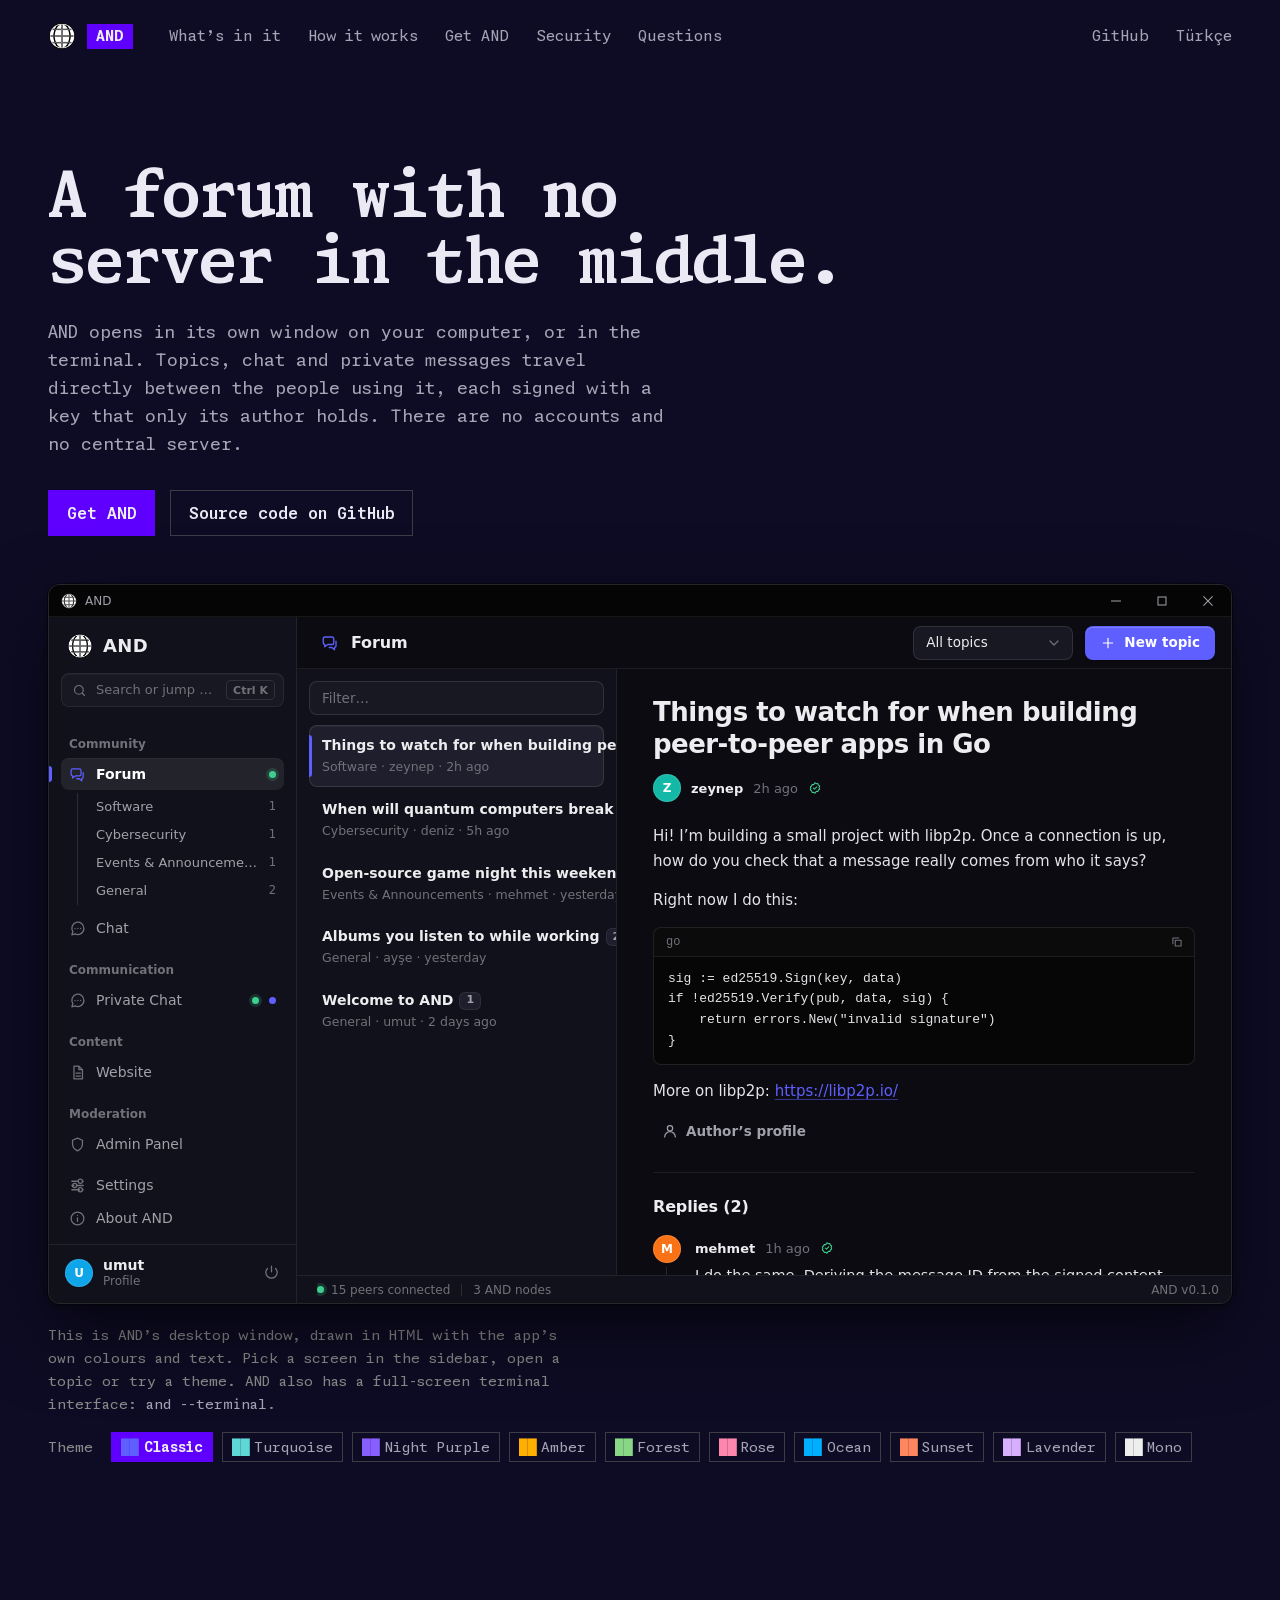
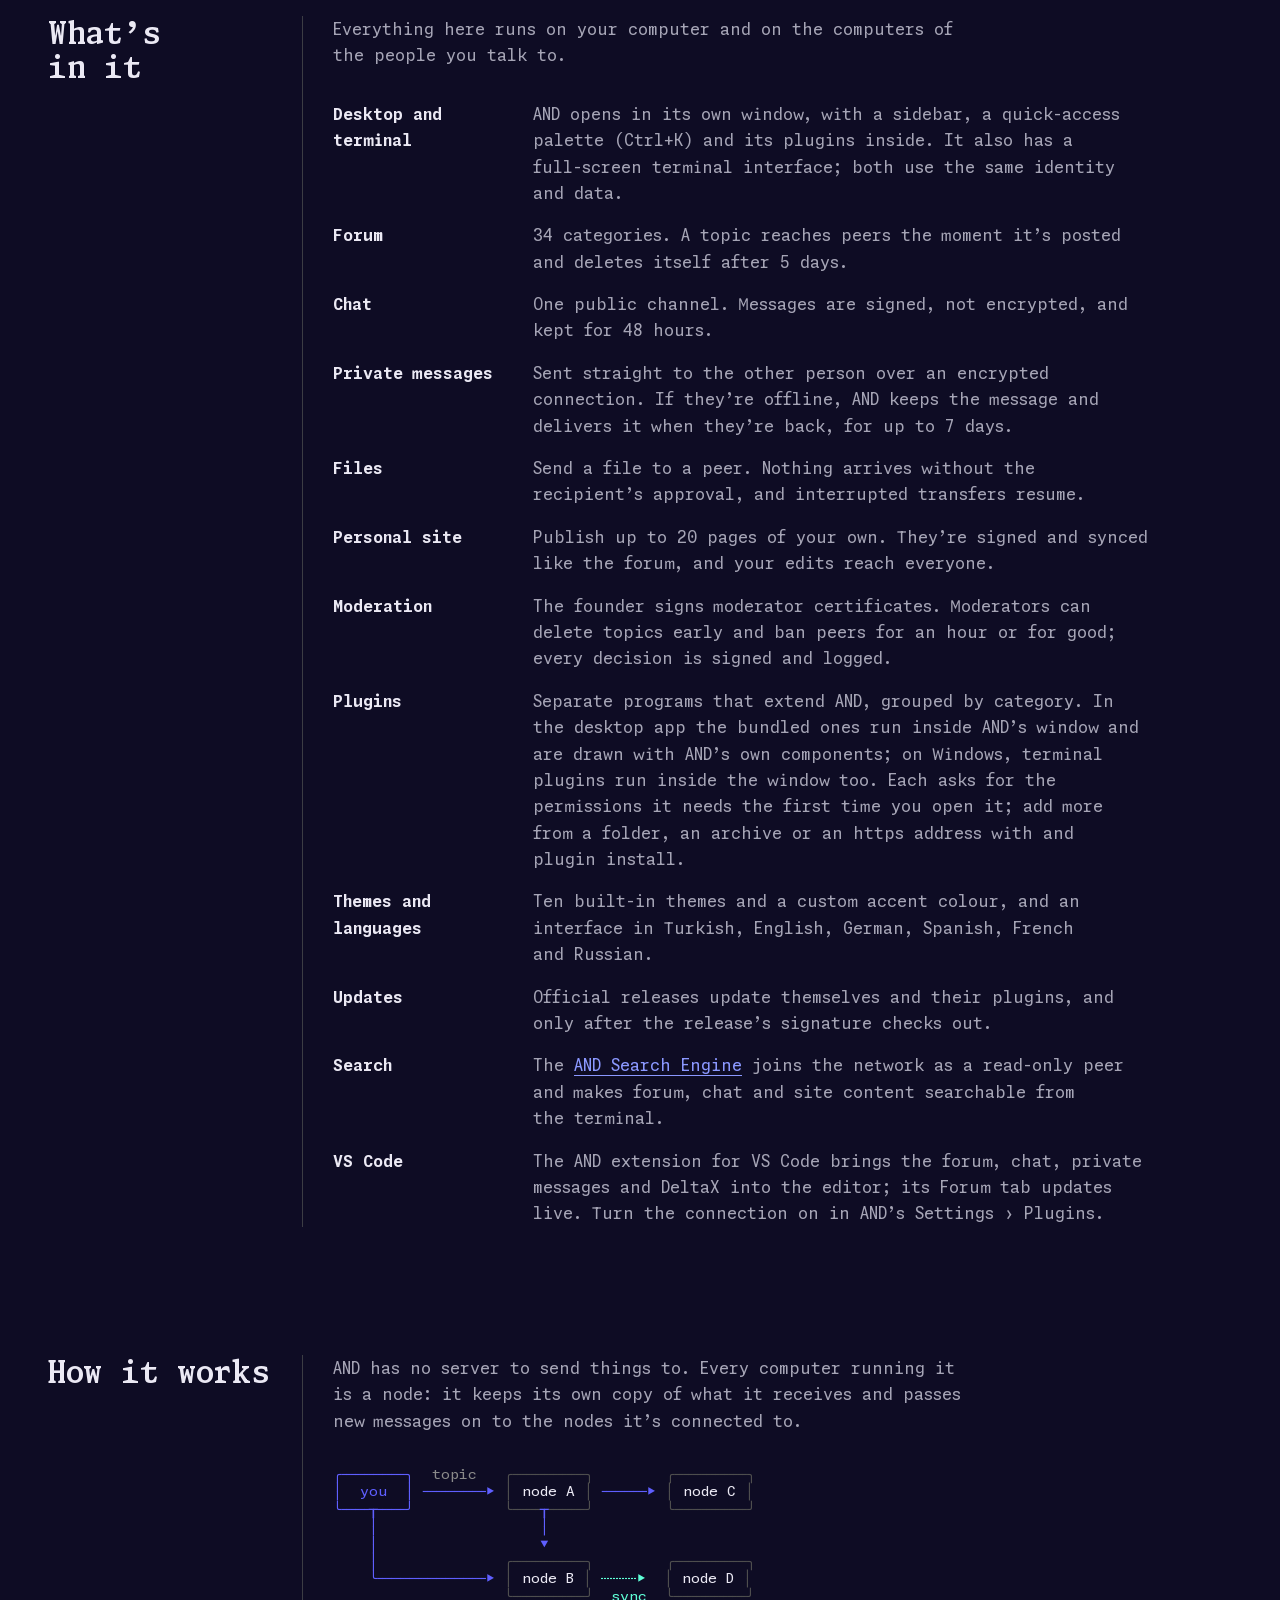
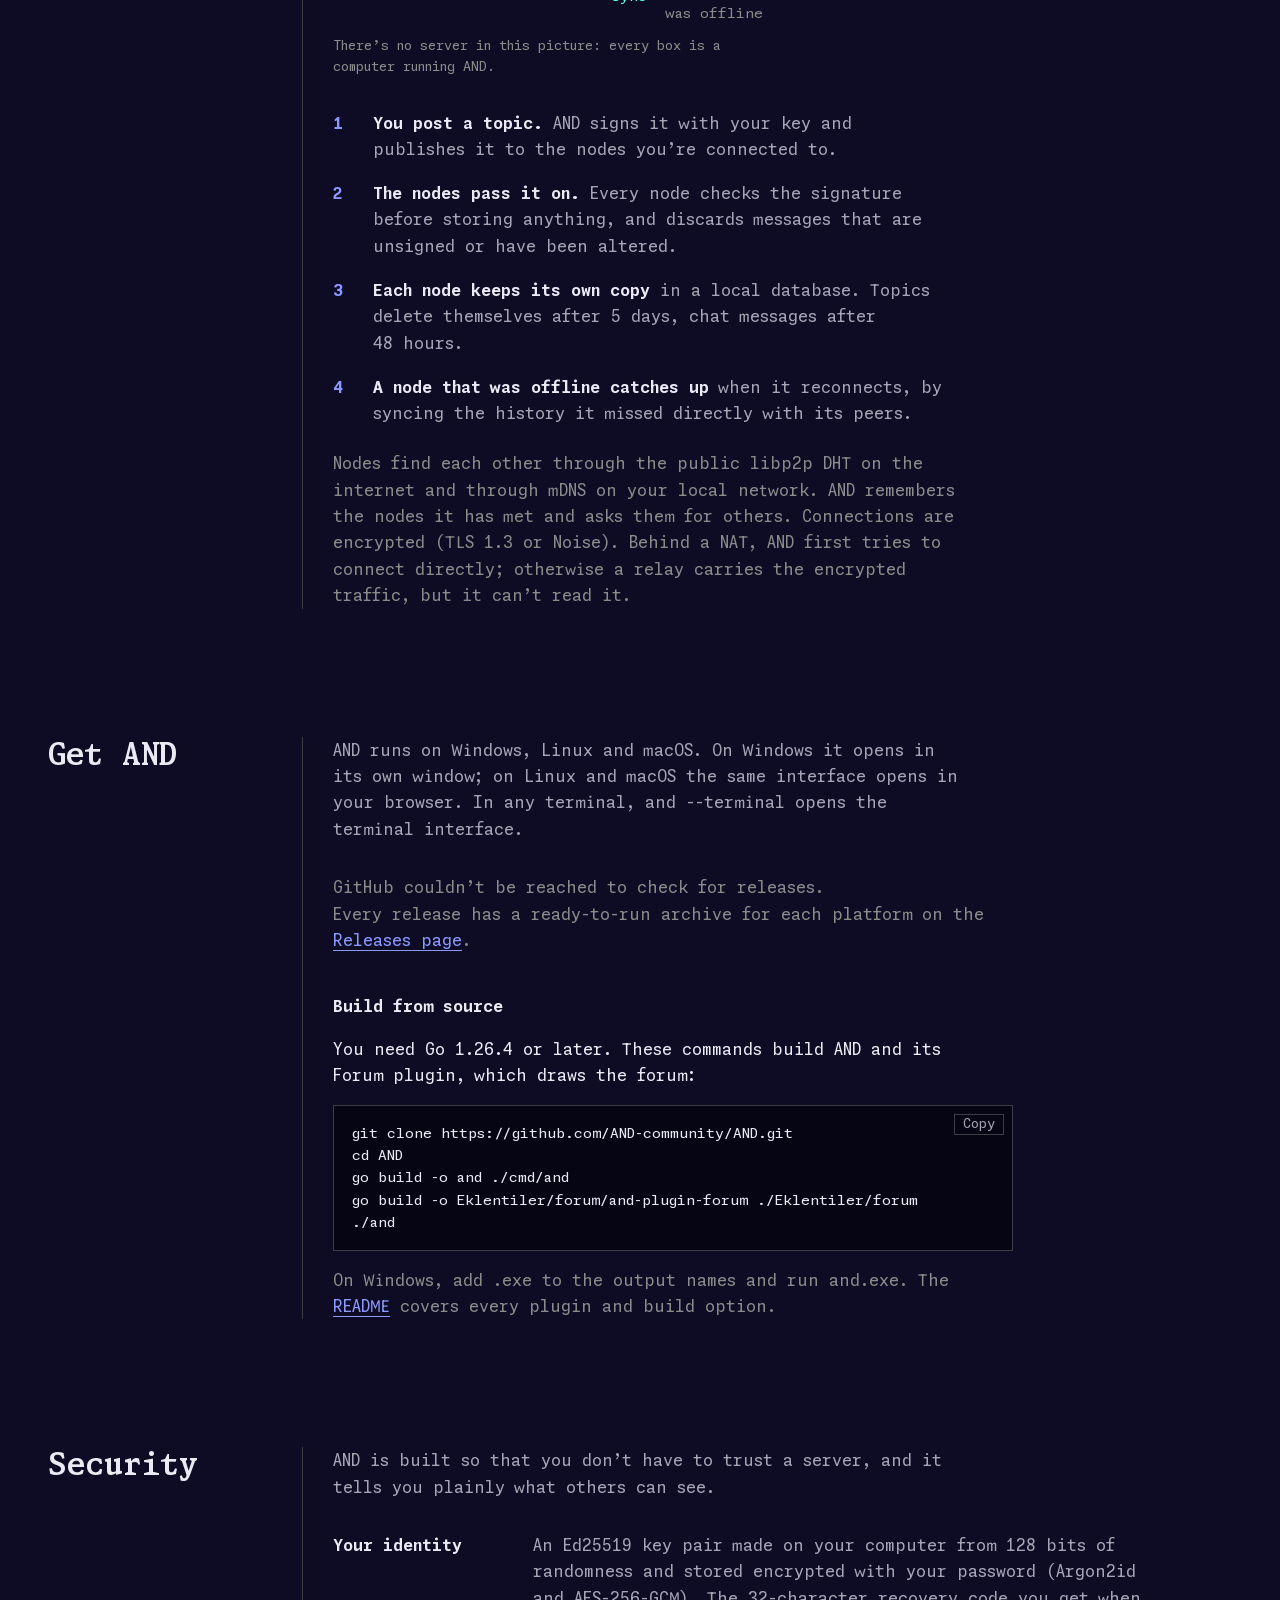
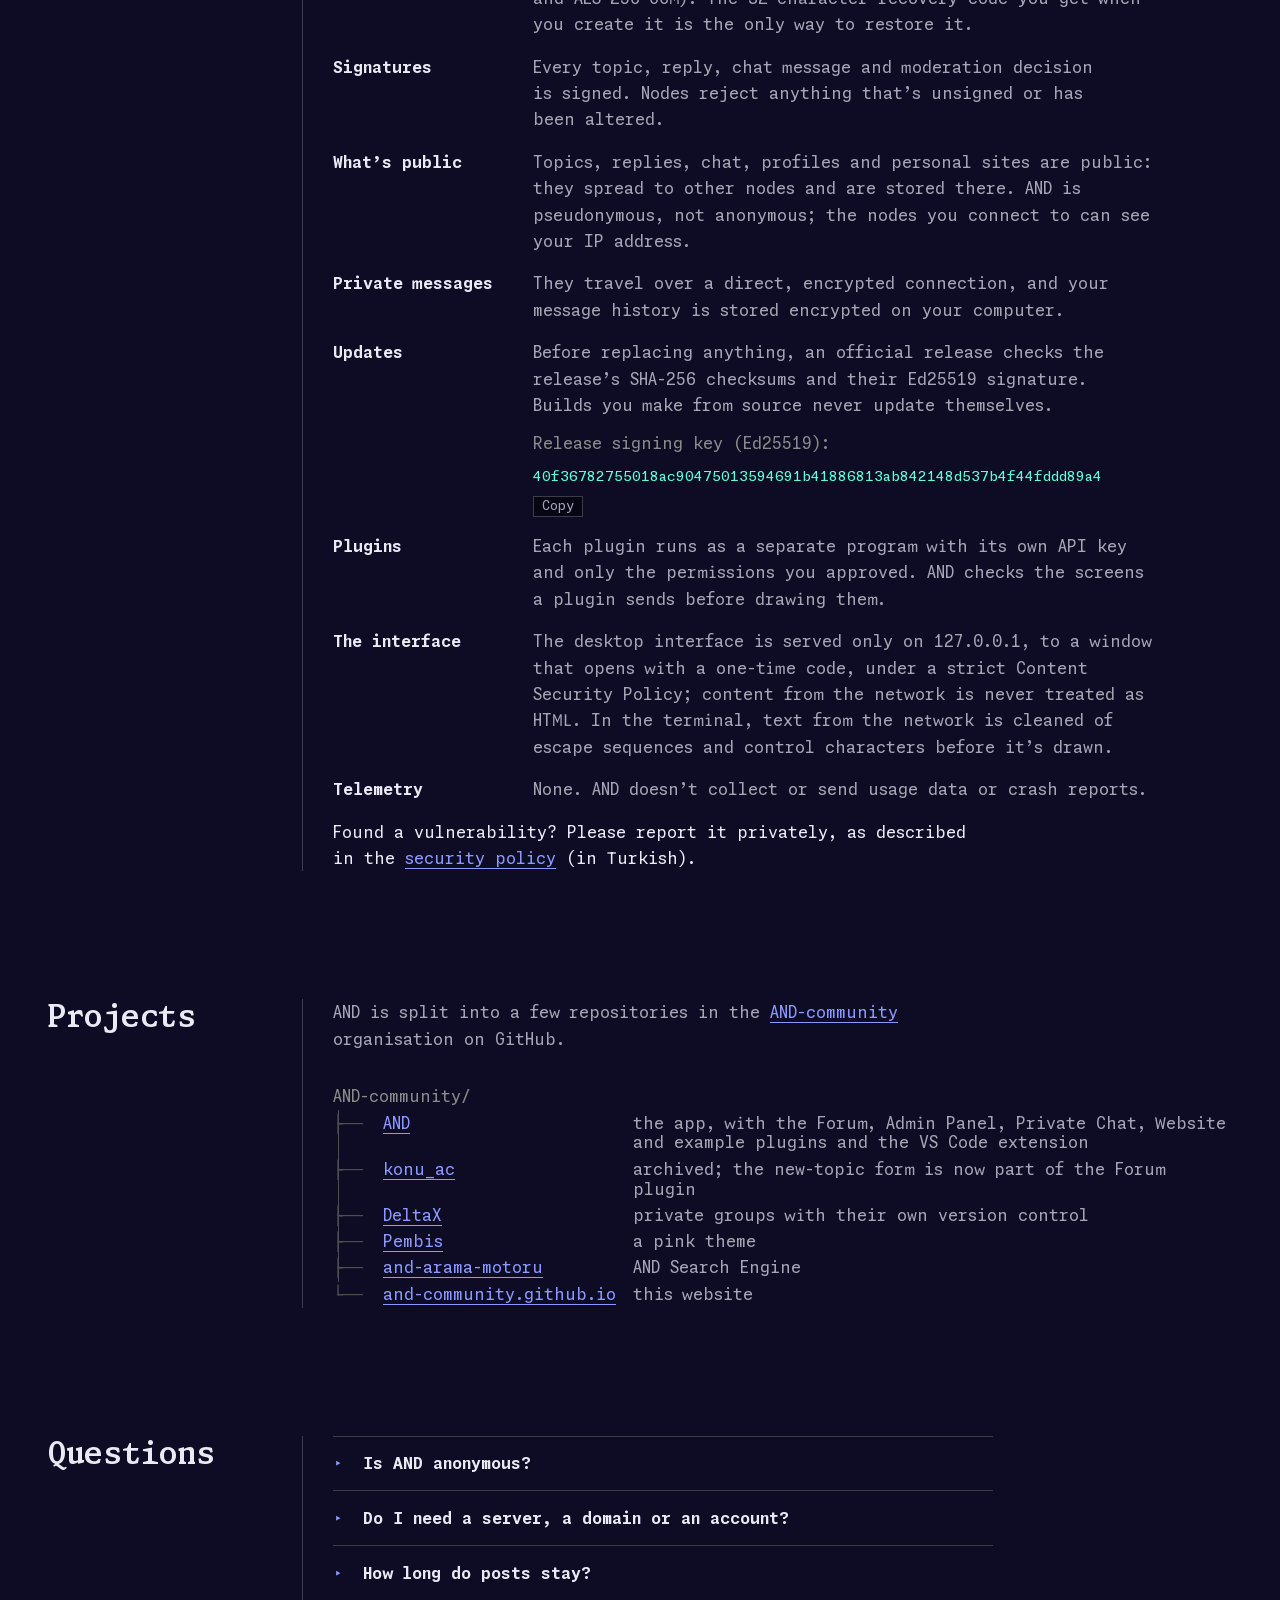
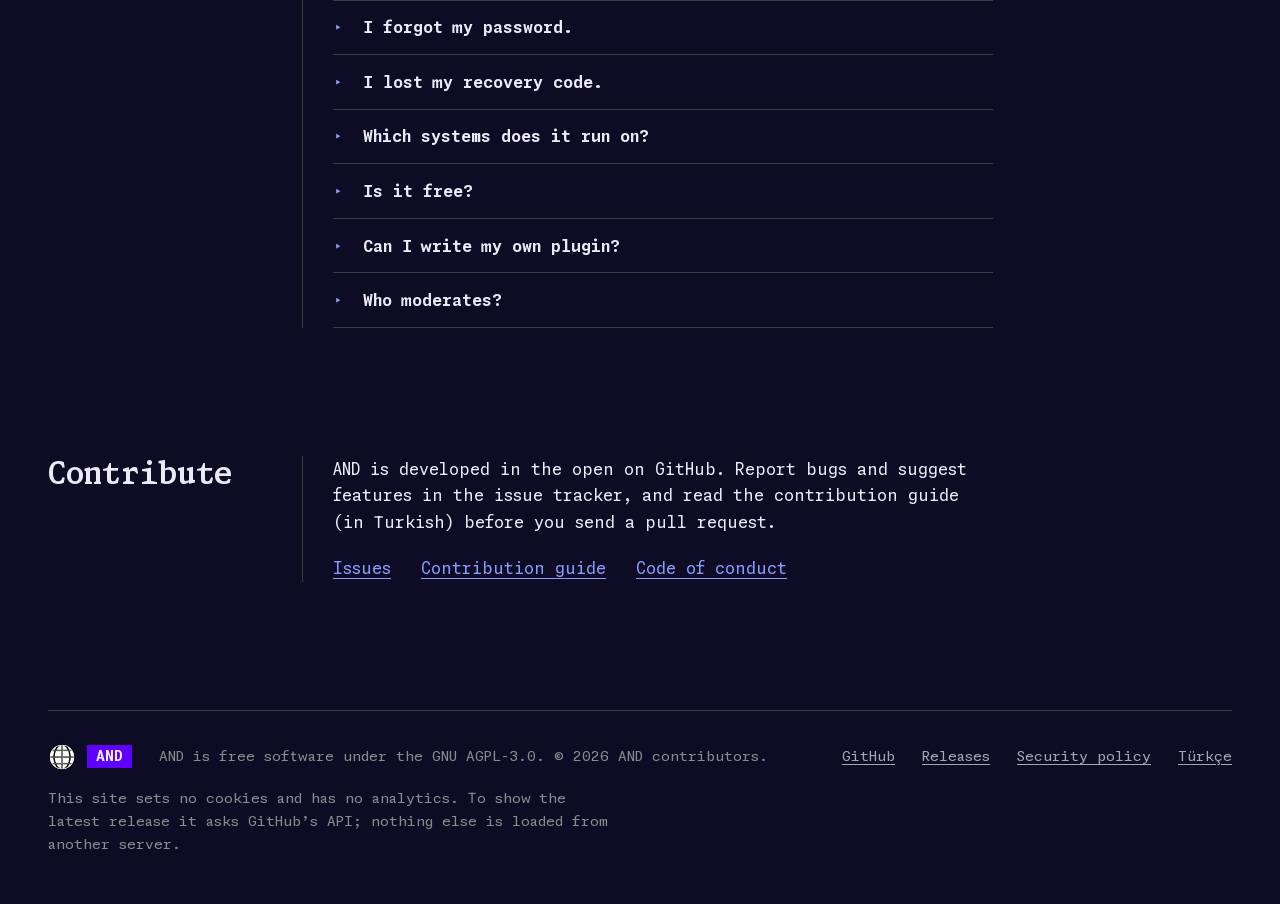
<file: index.html>
<!doctype html>
<html lang="en" data-tema="klasik">
<head>
<meta charset="utf-8">
<meta name="viewport" content="width=device-width, initial-scale=1">
<title>AND: a forum with no server in the middle</title>
<meta name="description" content="AND is a free, open-source forum, chat and personal-site network with a desktop app and a terminal interface. It is peer to peer: no accounts and no central server.">
<link rel="canonical" href="https://and-community.github.io/">
<link rel="alternate" hreflang="en" href="https://and-community.github.io/">
<link rel="alternate" hreflang="tr" href="https://and-community.github.io/tr/">
<link rel="alternate" hreflang="x-default" href="https://and-community.github.io/">
<meta name="color-scheme" content="dark">
<meta name="theme-color" content="#0e0c24">
<link rel="icon" href="/favicon.ico" sizes="16x16 32x32 48x48">
<link rel="icon" href="/assets/img/logo.png" type="image/png" sizes="192x192">
<link rel="apple-touch-icon" href="/assets/img/apple-touch-icon.png">
<link rel="preload" href="/assets/fonts/and-site-mono.woff2" as="font" type="font/woff2" crossorigin>
<link rel="preload" href="/assets/fonts/and-site-slab.woff2" as="font" type="font/woff2" crossorigin>
<link rel="stylesheet" href="/assets/css/site.css">
<meta property="og:type" content="website">
<meta property="og:site_name" content="AND">
<meta property="og:title" content="AND: a forum with no server in the middle">
<meta property="og:description" content="AND is a free, open-source forum, chat and personal-site network with a desktop app and a terminal interface. It is peer to peer: no accounts and no central server.">
<meta property="og:url" content="https://and-community.github.io/">
<meta property="og:image" content="https://and-community.github.io/assets/img/og.png">
<meta property="og:image:width" content="1200">
<meta property="og:image:height" content="630">
<meta property="og:image:alt" content="The AND emblem and the line: a forum with no server in the middle.">
<meta property="og:locale" content="en_US">
<meta property="og:locale:alternate" content="tr_TR">
<meta name="twitter:card" content="summary_large_image">
<script>try{var t=localStorage.getItem("and-tema");if(/^(klasik|turkuaz|gece-moru|kehribar|orman|gul|okyanus|gun-batimi|lavanta|mono)$/.test(t))document.documentElement.dataset.tema=t}catch(e){}</script>
<script src="/assets/js/site.js" defer></script>
<script type="application/ld+json">{"@context":"https://schema.org","@type":"SoftwareApplication","name":"AND","description":"AND is a free, open-source forum, chat and personal-site network with a desktop app and a terminal interface. It is peer to peer: no accounts and no central server.","url":"https://and-community.github.io/","applicationCategory":"CommunicationApplication","operatingSystem":"Windows, Linux, macOS","softwareVersion":"v0.1.0","license":"https://www.gnu.org/licenses/agpl-3.0.html","isAccessibleForFree":true,"offers":{"@type":"Offer","price":"0","priceCurrency":"USD"},"downloadUrl":"https://github.com/AND-community/AND/releases","sameAs":["https://github.com/AND-community/AND"],"inLanguage":"en"}</script>
</head>
<body>
<a class="atla" href="#icerik">Skip to content</a>
<header class="ust sayfa">
<a class="marka" href="/" aria-label="AND home"><img src="/assets/img/logo.png" width="28" height="28" alt=""><span class="hap">AND</span></a>
<nav class="ust-nav" aria-label="Main"><ul><li><a href="#features">What’s in it</a></li><li><a href="#how-it-works">How it works</a></li><li><a href="#get-and">Get AND</a></li><li><a href="#security">Security</a></li><li><a href="#questions">Questions</a></li></ul></nav>
<ul class="ust-sag"><li><a href="https://github.com/AND-community/AND">GitHub</a></li><li><a href="/tr/" hreflang="tr" lang="tr">Türkçe</a></li></ul>
</header>
<main id="icerik">
<section class="giris sayfa" aria-labelledby="giris-baslik">
<h1 id="giris-baslik">A forum with no server in the middle.</h1>
<p class="ozet">AND opens in its own window on your computer, or in the terminal. Topics, chat and private messages travel directly between the people using it, each signed with a key that only its author holds. There are no accounts and no central server.</p>
<p class="eylemler"><a class="dugme dugme-dolu" href="#get-and">Get AND</a><a class="dugme" href="https://github.com/AND-community/AND">Source code on GitHub</a></p>
</section>
<section class="ekran sayfa" aria-labelledby="ekran-baslik">
<h2 id="ekran-baslik" class="gorsel-gizli">AND’s desktop window</h2>
<div class="pencere" data-pencere role="group" aria-label="AND desktop window (replica)">
<div class="p-cubuk" aria-hidden="true"><span class="p-cubuk-ad"><img src="/assets/img/logo.png" width="16" height="16" alt="">AND</span><span class="p-pencere-dugmeleri"><i class="kucult"></i><i class="buyut"></i><i class="kapat"></i></span></div>
<div class="p-uygulama">
<div class="p-kenar" role="group" aria-label="AND sidebar (replica)">
<div class="p-marka"><img src="/assets/img/logo.png" width="26" height="26" alt=""><span>AND</span></div>
<div class="p-arama" aria-hidden="true"><svg viewBox="0 0 24 24" fill="none" stroke="currentColor" stroke-width="1.8" stroke-linecap="round" stroke-linejoin="round" aria-hidden="true"><path d="M11 4a7 7 0 1 0 0 14a7 7 0 1 0 0-14zM20 20l-4-4"/></svg><span>Search or jump to…</span><kbd>Ctrl K</kbd></div>
<div class="p-gezinme">
<p class="p-grup">Community</p><button type="button" class="p-nav" data-ekran="forum" aria-current="page"><svg viewBox="0 0 24 24" fill="none" stroke="currentColor" stroke-width="1.8" stroke-linecap="round" stroke-linejoin="round" aria-hidden="true"><path d="M3 6.5A2.5 2.5 0 0 1 5.5 4h9A2.5 2.5 0 0 1 17 6.5v5a2.5 2.5 0 0 1-2.5 2.5H9l-4 3v-3.1a2.5 2.5 0 0 1-2-2.4zM20 9.5v6a2.5 2.5 0 0 1-2 2.45V21l-3.5-3H11"/></svg><span>Forum</span><i class="p-nokta iyi" title="running"></i><span class="gorsel-gizli">, running</span></button><div class="p-alt-gezinme" role="group" aria-label="Forum categories"><button type="button" class="p-kat" data-kategori="yazilim" aria-pressed="false"><span>Software</span><span class="p-sayi">1</span></button><button type="button" class="p-kat" data-kategori="guvenlik" aria-pressed="false"><span>Cybersecurity</span><span class="p-sayi">1</span></button><button type="button" class="p-kat" data-kategori="etkinlik" aria-pressed="false"><span>Events &amp; Announcements</span><span class="p-sayi">1</span></button><button type="button" class="p-kat" data-kategori="genel" aria-pressed="false"><span>General</span><span class="p-sayi">2</span></button></div><button type="button" class="p-nav" data-ekran="sohbet"><svg viewBox="0 0 24 24" fill="none" stroke="currentColor" stroke-width="1.8" stroke-linecap="round" stroke-linejoin="round" aria-hidden="true"><path d="M21 12a8.5 8.5 0 0 1-12.4 7.55L4 21l1.45-4.6A8.5 8.5 0 1 1 21 12zM8.5 12h.01M12.5 12h.01M16.5 12h.01"/></svg><span>Chat</span></button>
<p class="p-grup">Communication</p><button type="button" class="p-nav" data-ekran="ozel_chat"><svg viewBox="0 0 24 24" fill="none" stroke="currentColor" stroke-width="1.8" stroke-linecap="round" stroke-linejoin="round" aria-hidden="true"><path d="M21 12a8.5 8.5 0 0 1-12.4 7.55L4 21l1.45-4.6A8.5 8.5 0 1 1 21 12zM8.5 12h.01M12.5 12h.01M16.5 12h.01"/></svg><span>Private Chat</span><i class="p-nokta iyi" title="running"></i><span class="gorsel-gizli">, running</span><b class="p-okunmamis" aria-hidden="true"></b><span class="gorsel-gizli">, 2 unread messages</span></button>
<p class="p-grup">Content</p><button type="button" class="p-nav" data-ekran="site"><svg viewBox="0 0 24 24" fill="none" stroke="currentColor" stroke-width="1.8" stroke-linecap="round" stroke-linejoin="round" aria-hidden="true"><path d="M7 3h7l5 5v13H7zM14 3v5h5M10 13h6M10 17h6"/></svg><span>Website</span></button>
<p class="p-grup">Moderation</p><button type="button" class="p-nav" data-ekran="admin"><svg viewBox="0 0 24 24" fill="none" stroke="currentColor" stroke-width="1.8" stroke-linecap="round" stroke-linejoin="round" aria-hidden="true"><path d="M12 3l7 3v5c0 4.5-3 8.3-7 10-4-1.7-7-5.5-7-10V6z"/></svg><span>Admin Panel</span></button>
<p class="p-grup">Development</p><button type="button" class="p-nav" data-ekran="deltax"><svg viewBox="0 0 24 24" fill="none" stroke="currentColor" stroke-width="1.8" stroke-linecap="round" stroke-linejoin="round" aria-hidden="true"><path d="M8 8l-4 4 4 4M16 8l4 4-4 4M14 5l-4 14"/></svg><span>DeltaX</span><i class="p-nokta iyi" title="running"></i><span class="gorsel-gizli">, running</span></button>
</div>
<div class="p-gezinme-alt"><button type="button" class="p-nav" data-ekran="ayarlar"><svg viewBox="0 0 24 24" fill="none" stroke="currentColor" stroke-width="1.8" stroke-linecap="round" stroke-linejoin="round" aria-hidden="true"><path d="M4 6h9M19 6h1M4 12h3M11 12h9M4 18h11M19 18h1M13 6a3 3 0 1 0 6 0a3 3 0 1 0-6 0M5 12a3 3 0 1 0 6 0a3 3 0 1 0-6 0M13 18a3 3 0 1 0 6 0a3 3 0 1 0-6 0"/></svg><span>Settings</span></button><button type="button" class="p-nav" data-ekran="hakkinda"><svg viewBox="0 0 24 24" fill="none" stroke="currentColor" stroke-width="1.8" stroke-linecap="round" stroke-linejoin="round" aria-hidden="true"><path d="M12 3a9 9 0 1 0 0 18a9 9 0 1 0 0-18zM12 11v5M12 7.5h.01"/></svg><span>About AND</span></button></div>
<div class="p-kullanici" aria-hidden="true"><span class="p-avatar kucuk" style="background:#0ea5e9" aria-hidden="true">U</span><span class="p-kullanici-bilgi"><b>umut</b><span>Profile</span></span><svg viewBox="0 0 24 24" fill="none" stroke="currentColor" stroke-width="1.8" stroke-linecap="round" stroke-linejoin="round" aria-hidden="true"><path d="M12 3v8M6.3 6.3a8 8 0 1 0 11.4 0"/></svg></div>
</div>
<div class="p-ana">
<div class="p-ekran p-ekran-forum" role="group" data-ekran-icerik="forum" aria-label="Forum"><header class="p-arac"><svg class="p-arac-ikon" viewBox="0 0 24 24" fill="none" stroke="currentColor" stroke-width="1.8" stroke-linecap="round" stroke-linejoin="round" aria-hidden="true"><path d="M3 6.5A2.5 2.5 0 0 1 5.5 4h9A2.5 2.5 0 0 1 17 6.5v5a2.5 2.5 0 0 1-2.5 2.5H9l-4 3v-3.1a2.5 2.5 0 0 1-2-2.4zM20 9.5v6a2.5 2.5 0 0 1-2 2.45V21l-3.5-3H11"/></svg><h3>Forum</h3><span class="p-bosluk"></span><span class="p-secim" aria-hidden="true">All topics<svg viewBox="0 0 24 24" fill="none" stroke="currentColor" stroke-width="1.8" stroke-linecap="round" stroke-linejoin="round" aria-hidden="true"><path d="M6 9l6 6 6-6"/></svg></span><span class="p-dugme birincil" aria-hidden="true"><svg viewBox="0 0 24 24" fill="none" stroke="currentColor" stroke-width="1.8" stroke-linecap="round" stroke-linejoin="round" aria-hidden="true"><path d="M12 5v14M5 12h14"/></svg>New topic</span></header><div class="p-bolunmus p-forum"><div class="p-sol"><div class="p-suz" aria-hidden="true">Filter…</div><div class="p-liste" role="group" aria-label="Topics"><button type="button" class="p-konu" data-konu="1" data-kategori="yazilim" aria-current="true"><span class="p-konu-baslik"><span>Things to watch for when building peer-to-peer apps in Go</span><b class="p-rozet">2</b></span><span class="p-konu-alt">Software · zeynep · 2h ago</span></button><button type="button" class="p-konu" data-konu="2" data-kategori="guvenlik"><span class="p-konu-baslik"><span>When will quantum computers break encryption?</span><b class="p-rozet">1</b></span><span class="p-konu-alt">Cybersecurity · deniz · 5h ago</span></button><button type="button" class="p-konu" data-konu="3" data-kategori="etkinlik"><span class="p-konu-baslik"><span>Open-source game night this weekend?</span></span><span class="p-konu-alt">Events &amp; Announcements · mehmet · yesterday</span></button><button type="button" class="p-konu" data-konu="4" data-kategori="genel"><span class="p-konu-baslik"><span>Albums you listen to while working</span><b class="p-rozet">2</b></span><span class="p-konu-alt">General · ayşe · yesterday</span></button><button type="button" class="p-konu" data-konu="5" data-kategori="genel"><span class="p-konu-baslik"><span>Welcome to AND</span><b class="p-rozet">1</b></span><span class="p-konu-alt">General · umut · 2 days ago</span></button></div></div>
<div class="p-sag"><button type="button" class="p-geri" data-geri><svg viewBox="0 0 24 24" fill="none" stroke="currentColor" stroke-width="1.8" stroke-linecap="round" stroke-linejoin="round" aria-hidden="true"><path d="M15 5l-7 7 7 7"/></svg>Topics</button><article class="p-okuma" data-konu-icerik="1">
<h4>Things to watch for when building peer-to-peer apps in Go</h4><div class="p-yazar"><span class="p-avatar kucuk" style="background:#14b8a6" aria-hidden="true">Z</span><span class="p-ad">zeynep</span><span class="p-soluk">2h ago</span><span class="p-imza" title="signed"><svg viewBox="0 0 24 24" fill="none" stroke="currentColor" stroke-width="1.8" stroke-linecap="round" stroke-linejoin="round" aria-hidden="true"><path d="M12 3l2.2 1.6 2.7-.2.9 2.6 2.2 1.6-.9 2.6.9 2.6-2.2 1.6-.9 2.6-2.7-.2L12 21l-2.2-1.6-2.7.2-.9-2.6-2.2-1.6.9-2.6-.9-2.6 2.2-1.6.9-2.6 2.7.2zM9 12l2 2 4-4"/></svg><span class="gorsel-gizli">signed</span></span></div>
<div class="p-metin"><p>Hi! I’m building a small project with libp2p. Once a connection is up, how do you check that a message really comes from who it says?</p><p>Right now I do this:</p><div class="p-kod"><div class="p-kod-ust"><span>go</span><svg viewBox="0 0 24 24" fill="none" stroke="currentColor" stroke-width="1.8" stroke-linecap="round" stroke-linejoin="round" aria-hidden="true"><path d="M9 9h10v10H9zM5 15V5h10"/></svg></div><pre><code>sig := ed25519.Sign(key, data)
if !ed25519.Verify(pub, data, sig) {
    return errors.New(&quot;invalid signature&quot;)
}</code></pre></div><p>More on libp2p: <a href="https://libp2p.io/">https://libp2p.io/</a></p></div>
<span class="p-dugme hayalet" aria-hidden="true"><svg viewBox="0 0 24 24" fill="none" stroke="currentColor" stroke-width="1.8" stroke-linecap="round" stroke-linejoin="round" aria-hidden="true"><path d="M12 12a4 4 0 1 0 0-8a4 4 0 1 0 0 8zM4 21a8 8 0 0 1 16 0"/></svg>Author’s profile</span>
<h5>Replies (2)</h5><ol class="p-izlek"><li class="p-yanit"><span class="p-avatar kucuk" style="background:#f97316" aria-hidden="true">M</span><div><div class="p-yazar"><span class="p-ad">mehmet</span><span class="p-soluk">1h ago</span><span class="p-imza" title="signed"><svg viewBox="0 0 24 24" fill="none" stroke="currentColor" stroke-width="1.8" stroke-linecap="round" stroke-linejoin="round" aria-hidden="true"><path d="M12 3l2.2 1.6 2.7-.2.9 2.6 2.2 1.6-.9 2.6.9 2.6-2.2 1.6-.9 2.6-2.7-.2L12 21l-2.2-1.6-2.7.2-.9-2.6-2.2-1.6.9-2.6-.9-2.6 2.2-1.6.9-2.6 2.7.2zM9 12l2 2 4-4"/></svg><span class="gorsel-gizli">signed</span></span></div><p>I do the same. Deriving the message ID from the signed content also weeds out replayed messages.</p></div></li><li class="p-yanit"><span class="p-avatar kucuk" style="background:#8b5cf6" aria-hidden="true">D</span><div><div class="p-yazar"><span class="p-ad">deniz</span><span class="p-soluk">40 min ago</span><span class="p-imza" title="signed"><svg viewBox="0 0 24 24" fill="none" stroke="currentColor" stroke-width="1.8" stroke-linecap="round" stroke-linejoin="round" aria-hidden="true"><path d="M12 3l2.2 1.6 2.7-.2.9 2.6 2.2 1.6-.9 2.6.9 2.6-2.2 1.6-.9 2.6-2.7-.2L12 21l-2.2-1.6-2.7.2-.9-2.6-2.2-1.6.9-2.6-.9-2.6 2.2-1.6.9-2.6 2.7.2zM9 12l2 2 4-4"/></svg><span class="gorsel-gizli">signed</span></span></div><p>A session key per connection is worth a look too.</p></div></li></ol>
</article><article class="p-okuma" data-konu-icerik="2" hidden>
<h4>When will quantum computers break encryption?</h4><div class="p-yazar"><span class="p-avatar kucuk" style="background:#8b5cf6" aria-hidden="true">D</span><span class="p-ad">deniz</span><span class="p-soluk">5h ago</span><span class="p-imza" title="signed"><svg viewBox="0 0 24 24" fill="none" stroke="currentColor" stroke-width="1.8" stroke-linecap="round" stroke-linejoin="round" aria-hidden="true"><path d="M12 3l2.2 1.6 2.7-.2.9 2.6 2.2 1.6-.9 2.6.9 2.6-2.2 1.6-.9 2.6-2.7-.2L12 21l-2.2-1.6-2.7.2-.9-2.6-2.2-1.6.9-2.6-.9-2.6 2.2-1.6.9-2.6 2.7.2zM9 12l2 2 4-4"/></svg><span class="gorsel-gizli">signed</span></span></div>
<div class="p-metin"><p>Curious what your guesses are. Ed25519 isn’t quantum-safe, so what would a network like this have to change?</p></div>
<span class="p-dugme hayalet" aria-hidden="true"><svg viewBox="0 0 24 24" fill="none" stroke="currentColor" stroke-width="1.8" stroke-linecap="round" stroke-linejoin="round" aria-hidden="true"><path d="M12 12a4 4 0 1 0 0-8a4 4 0 1 0 0 8zM4 21a8 8 0 0 1 16 0"/></svg>Author’s profile</span>
<h5>Replies (1)</h5><ol class="p-izlek"><li class="p-yanit"><span class="p-avatar kucuk" style="background:#14b8a6" aria-hidden="true">Z</span><div><div class="p-yazar"><span class="p-ad">zeynep</span><span class="p-soluk">4h ago</span><span class="p-imza" title="signed"><svg viewBox="0 0 24 24" fill="none" stroke="currentColor" stroke-width="1.8" stroke-linecap="round" stroke-linejoin="round" aria-hidden="true"><path d="M12 3l2.2 1.6 2.7-.2.9 2.6 2.2 1.6-.9 2.6.9 2.6-2.2 1.6-.9 2.6-2.7-.2L12 21l-2.2-1.6-2.7.2-.9-2.6-2.2-1.6.9-2.6-.9-2.6 2.2-1.6.9-2.6 2.7.2zM9 12l2 2 4-4"/></svg><span class="gorsel-gizli">signed</span></span></div><p>Not soon, I think. And every message already names its signature scheme through its key, so it can be swapped later.</p></div></li></ol>
</article><article class="p-okuma" data-konu-icerik="3" hidden>
<h4>Open-source game night this weekend?</h4><div class="p-yazar"><span class="p-avatar kucuk" style="background:#f97316" aria-hidden="true">M</span><span class="p-ad">mehmet</span><span class="p-soluk">yesterday</span><span class="p-imza" title="signed"><svg viewBox="0 0 24 24" fill="none" stroke="currentColor" stroke-width="1.8" stroke-linecap="round" stroke-linejoin="round" aria-hidden="true"><path d="M12 3l2.2 1.6 2.7-.2.9 2.6 2.2 1.6-.9 2.6.9 2.6-2.2 1.6-.9 2.6-2.7-.2L12 21l-2.2-1.6-2.7.2-.9-2.6-2.2-1.6.9-2.6-.9-2.6 2.2-1.6.9-2.6 2.7.2zM9 12l2 2 4-4"/></svg><span class="gorsel-gizli">signed</span></span></div>
<div class="p-metin"><p>Anyone up for it? I’ll set up a DeltaX group so we can share the levels we make.</p></div>
<span class="p-dugme hayalet" aria-hidden="true"><svg viewBox="0 0 24 24" fill="none" stroke="currentColor" stroke-width="1.8" stroke-linecap="round" stroke-linejoin="round" aria-hidden="true"><path d="M12 12a4 4 0 1 0 0-8a4 4 0 1 0 0 8zM4 21a8 8 0 0 1 16 0"/></svg>Author’s profile</span>

</article><article class="p-okuma" data-konu-icerik="4" hidden>
<h4>Albums you listen to while working</h4><div class="p-yazar"><span class="p-avatar kucuk" style="background:#ec4899" aria-hidden="true">A</span><span class="p-ad">ayşe</span><span class="p-soluk">yesterday</span><span class="p-imza" title="signed"><svg viewBox="0 0 24 24" fill="none" stroke="currentColor" stroke-width="1.8" stroke-linecap="round" stroke-linejoin="round" aria-hidden="true"><path d="M12 3l2.2 1.6 2.7-.2.9 2.6 2.2 1.6-.9 2.6.9 2.6-2.2 1.6-.9 2.6-2.7-.2L12 21l-2.2-1.6-2.7.2-.9-2.6-2.2-1.6.9-2.6-.9-2.6 2.2-1.6.9-2.6 2.7.2zM9 12l2 2 4-4"/></svg><span class="gorsel-gizli">signed</span></span></div>
<div class="p-metin"><p>Share yours! Mine are mostly ambient this week.</p></div>
<span class="p-dugme hayalet" aria-hidden="true"><svg viewBox="0 0 24 24" fill="none" stroke="currentColor" stroke-width="1.8" stroke-linecap="round" stroke-linejoin="round" aria-hidden="true"><path d="M12 12a4 4 0 1 0 0-8a4 4 0 1 0 0 8zM4 21a8 8 0 0 1 16 0"/></svg>Author’s profile</span>
<h5>Replies (2)</h5><ol class="p-izlek"><li class="p-yanit"><span class="p-avatar kucuk" style="background:#0ea5e9" aria-hidden="true">U</span><div><div class="p-yazar"><span class="p-ad kendi">umut</span><span class="p-soluk">yesterday</span><span class="p-imza" title="signed"><svg viewBox="0 0 24 24" fill="none" stroke="currentColor" stroke-width="1.8" stroke-linecap="round" stroke-linejoin="round" aria-hidden="true"><path d="M12 3l2.2 1.6 2.7-.2.9 2.6 2.2 1.6-.9 2.6.9 2.6-2.2 1.6-.9 2.6-2.7-.2L12 21l-2.2-1.6-2.7.2-.9-2.6-2.2-1.6.9-2.6-.9-2.6 2.2-1.6.9-2.6 2.7.2zM9 12l2 2 4-4"/></svg><span class="gorsel-gizli">signed</span></span></div><p>Anything without lyrics. Film soundtracks work well.</p></div></li><li class="p-yanit"><span class="p-avatar kucuk" style="background:#f97316" aria-hidden="true">M</span><div><div class="p-yazar"><span class="p-ad">mehmet</span><span class="p-soluk">20h ago</span><span class="p-imza" title="signed"><svg viewBox="0 0 24 24" fill="none" stroke="currentColor" stroke-width="1.8" stroke-linecap="round" stroke-linejoin="round" aria-hidden="true"><path d="M12 3l2.2 1.6 2.7-.2.9 2.6 2.2 1.6-.9 2.6.9 2.6-2.2 1.6-.9 2.6-2.7-.2L12 21l-2.2-1.6-2.7.2-.9-2.6-2.2-1.6.9-2.6-.9-2.6 2.2-1.6.9-2.6 2.7.2zM9 12l2 2 4-4"/></svg><span class="gorsel-gizli">signed</span></span></div><p>Old jazz records, every time.</p></div></li></ol>
</article><article class="p-okuma" data-konu-icerik="5" hidden>
<h4>Welcome to AND</h4><div class="p-yazar"><span class="p-avatar kucuk" style="background:#0ea5e9" aria-hidden="true">U</span><span class="p-ad kendi">umut</span><span class="p-soluk">2 days ago</span><span class="p-imza" title="signed"><svg viewBox="0 0 24 24" fill="none" stroke="currentColor" stroke-width="1.8" stroke-linecap="round" stroke-linejoin="round" aria-hidden="true"><path d="M12 3l2.2 1.6 2.7-.2.9 2.6 2.2 1.6-.9 2.6.9 2.6-2.2 1.6-.9 2.6-2.7-.2L12 21l-2.2-1.6-2.7.2-.9-2.6-2.2-1.6.9-2.6-.9-2.6 2.2-1.6.9-2.6 2.7.2zM9 12l2 2 4-4"/></svg><span class="gorsel-gizli">signed</span></span></div>
<div class="p-metin"><p>Say hello here. Topics delete themselves after 5 days, so nothing you write stays forever.</p></div>
<span class="p-dugme hayalet" aria-hidden="true"><svg viewBox="0 0 24 24" fill="none" stroke="currentColor" stroke-width="1.8" stroke-linecap="round" stroke-linejoin="round" aria-hidden="true"><path d="M12 12a4 4 0 1 0 0-8a4 4 0 1 0 0 8zM4 21a8 8 0 0 1 16 0"/></svg>Author’s profile</span>
<h5>Replies (1)</h5><ol class="p-izlek"><li class="p-yanit"><span class="p-avatar kucuk" style="background:#8b5cf6" aria-hidden="true">D</span><div><div class="p-yazar"><span class="p-ad">deniz</span><span class="p-soluk">2 days ago</span><span class="p-imza" title="signed"><svg viewBox="0 0 24 24" fill="none" stroke="currentColor" stroke-width="1.8" stroke-linecap="round" stroke-linejoin="round" aria-hidden="true"><path d="M12 3l2.2 1.6 2.7-.2.9 2.6 2.2 1.6-.9 2.6.9 2.6-2.2 1.6-.9 2.6-2.7-.2L12 21l-2.2-1.6-2.7.2-.9-2.6-2.2-1.6.9-2.6-.9-2.6 2.2-1.6.9-2.6 2.7.2zM9 12l2 2 4-4"/></svg><span class="gorsel-gizli">signed</span></span></div><p>Hello! Glad there’s no server to trust.</p></div></li></ol>
</article></div></div></div>
<div class="p-ekran p-ekran-sohbet" role="group" data-ekran-icerik="sohbet" aria-label="Chat" hidden><header class="p-arac"><svg class="p-arac-ikon" viewBox="0 0 24 24" fill="none" stroke="currentColor" stroke-width="1.8" stroke-linecap="round" stroke-linejoin="round" aria-hidden="true"><path d="M21 12a8.5 8.5 0 0 1-12.4 7.55L4 21l1.45-4.6A8.5 8.5 0 1 1 21 12zM8.5 12h.01M12.5 12h.01M16.5 12h.01"/></svg><h3>Chat</h3><span class="p-arac-alt">Public general chat; messages are deleted after 48 hours.</span><span class="p-bosluk"></span></header><div class="p-iletiler"><p class="p-gun">Today</p><div class="p-ileti"><span class="p-avatar" style="background:#14b8a6" aria-hidden="true">Z</span><div><div class="p-ileti-ust"><span class="p-ad">zeynep</span><span class="p-soluk">21:04</span></div><p>anyone tried the branch view in the new DeltaX?</p></div></div><div class="p-ileti"><span class="p-avatar" style="background:#f97316" aria-hidden="true">M</span><div><div class="p-ileti-ust"><span class="p-ad">mehmet</span><span class="p-soluk">21:05</span></div><p>yes, the folded diffs make big files readable</p></div></div><div class="p-ileti"><span class="p-avatar" style="background:#8b5cf6" aria-hidden="true">D</span><div><div class="p-ileti-ust"><span class="p-ad">deniz</span><span class="p-soluk">21:07</span></div><p>is there a Rust category?</p></div></div><div class="p-ileti"><span class="p-avatar" style="background:#14b8a6" aria-hidden="true">Z</span><div><div class="p-ileti-ust"><span class="p-ad">zeynep</span><span class="p-soluk">21:07</span></div><p>there are 34 categories, Rust is one of them</p></div></div><div class="p-ileti"><span class="p-avatar" style="background:#0ea5e9" aria-hidden="true">U</span><div><div class="p-ileti-ust"><span class="p-ad kendi">umut</span><span class="p-soluk">21:09</span></div><p>welcome, deniz</p></div></div><div class="p-ileti"><span class="p-avatar" style="background:#ec4899" aria-hidden="true">A</span><div><div class="p-ileti-ust"><span class="p-ad">ayşe</span><span class="p-soluk">21:12</span></div><p>switched the interface to English in Settings › Language, works great</p></div></div></div>
<div class="p-yaz" aria-hidden="true"><span class="p-girdi">Write a public message…</span><span class="p-soluk">0 / 500</span><span class="p-dugme birincil" aria-hidden="true"><svg viewBox="0 0 24 24" fill="none" stroke="currentColor" stroke-width="1.8" stroke-linecap="round" stroke-linejoin="round" aria-hidden="true"><path d="M4 12L20 4l-6 16-3-7-7-1zM11 13l9-9"/></svg>Send</span></div></div>
<div class="p-ekran p-ekran-ozel-chat" role="group" data-ekran-icerik="ozel_chat" aria-label="Private Chat" hidden><header class="p-arac"><svg class="p-arac-ikon" viewBox="0 0 24 24" fill="none" stroke="currentColor" stroke-width="1.8" stroke-linecap="round" stroke-linejoin="round" aria-hidden="true"><path d="M21 12a8.5 8.5 0 0 1-12.4 7.55L4 21l1.45-4.6A8.5 8.5 0 1 1 21 12zM8.5 12h.01M12.5 12h.01M16.5 12h.01"/></svg><h3>Private Chat</h3><span class="p-bosluk"></span><span class="p-dugme" aria-hidden="true"><svg viewBox="0 0 24 24" fill="none" stroke="currentColor" stroke-width="1.8" stroke-linecap="round" stroke-linejoin="round" aria-hidden="true"><path d="M12 5v14M5 12h14"/></svg>New conversation</span></header><div class="p-bolunmus"><div class="p-sol" role="group" aria-label="Conversations"><div class="p-oge etkin"><span class="p-avatar kucuk" style="background:#14b8a6" aria-hidden="true">Z</span><span class="p-oge-metin"><b>zeynep</b><span>see you at game night?</span></span><b class="p-rozet vurgu">2</b></div><div class="p-oge"><span class="p-avatar kucuk" style="background:#f97316" aria-hidden="true">M</span><span class="p-oge-metin"><b>mehmet</b><span>sent you the level file</span></span></div><div class="p-oge"><span class="p-avatar kucuk" style="background:#8b5cf6" aria-hidden="true">D</span><span class="p-oge-metin"><b>deniz</b><span>thanks!</span></span></div></div>
<div class="p-sag p-sohbet-sag"><div class="p-balonlar"><div class="p-balon gelen"><b>zeynep</b><span>did you get the invite to the DeltaX group?</span><small>20:41</small></div><div class="p-balon giden"><span>yes, joined a minute ago</span><small>20:43</small></div><div class="p-balon gelen"><b>zeynep</b><span>great, the first level is already in</span><small>20:44</small></div><div class="p-balon gelen"><b>zeynep</b><span>see you at game night?</span><small>20:45</small></div></div><div class="p-yaz" aria-hidden="true"><span class="p-girdi">Write a message…</span><span class="p-dugme birincil" aria-hidden="true"><svg viewBox="0 0 24 24" fill="none" stroke="currentColor" stroke-width="1.8" stroke-linecap="round" stroke-linejoin="round" aria-hidden="true"><path d="M4 12L20 4l-6 16-3-7-7-1zM11 13l9-9"/></svg>Send</span></div></div></div></div>
<div class="p-ekran p-ekran-site" role="group" data-ekran-icerik="site" aria-label="Website" hidden><header class="p-arac"><svg class="p-arac-ikon" viewBox="0 0 24 24" fill="none" stroke="currentColor" stroke-width="1.8" stroke-linecap="round" stroke-linejoin="round" aria-hidden="true"><path d="M7 3h7l5 5v13H7zM14 3v5h5M10 13h6M10 17h6"/></svg><h3>Website</h3><span class="p-bosluk"></span><span class="p-dugme" aria-hidden="true"><svg viewBox="0 0 24 24" fill="none" stroke="currentColor" stroke-width="1.8" stroke-linecap="round" stroke-linejoin="round" aria-hidden="true"><path d="M12 5v14M5 12h14"/></svg>New page</span></header><div class="p-bolunmus"><div class="p-sol" role="group" aria-label="Pages"><div class="p-oge etkin"><svg class="p-oge-ikon" viewBox="0 0 24 24" fill="none" stroke="currentColor" stroke-width="1.8" stroke-linecap="round" stroke-linejoin="round" aria-hidden="true"><path d="M7 3h7l5 5v13H7zM14 3v5h5M10 13h6M10 17h6"/></svg><span class="p-oge-metin"><b>Home</b><span>/home</span></span></div><div class="p-oge"><svg class="p-oge-ikon" viewBox="0 0 24 24" fill="none" stroke="currentColor" stroke-width="1.8" stroke-linecap="round" stroke-linejoin="round" aria-hidden="true"><path d="M7 3h7l5 5v13H7zM14 3v5h5M10 13h6M10 17h6"/></svg><span class="p-oge-metin"><b>Projects</b><span>/projects</span></span></div><div class="p-oge"><svg class="p-oge-ikon" viewBox="0 0 24 24" fill="none" stroke="currentColor" stroke-width="1.8" stroke-linecap="round" stroke-linejoin="round" aria-hidden="true"><path d="M7 3h7l5 5v13H7zM14 3v5h5M10 13h6M10 17h6"/></svg><span class="p-oge-metin"><b>My first post</b><span>/first-post</span></span></div></div>
<div class="p-sag"><div class="p-kart p-site-onizleme"><h4>umut’s corner of AND</h4><p>This site lives on the network like the forum: every page is signed, and my edits reach everyone.</p><h5>What’s here</h5><ul><li>Projects I’m working on</li><li>Notes from game nights</li><li>A few short posts</li></ul></div></div></div></div>
<div class="p-ekran p-ekran-admin" role="group" data-ekran-icerik="admin" aria-label="Admin Panel" hidden><header class="p-arac"><svg class="p-arac-ikon" viewBox="0 0 24 24" fill="none" stroke="currentColor" stroke-width="1.8" stroke-linecap="round" stroke-linejoin="round" aria-hidden="true"><path d="M12 3l7 3v5c0 4.5-3 8.3-7 10-4-1.7-7-5.5-7-10V6z"/></svg><h3>Admin Panel</h3><span class="p-bosluk"></span></header><div class="p-govde"><dl class="p-kv"><div><dt>Your role</dt><dd>Founder</dd></div><div><dt>Active bans</dt><dd>2</dd></div><div><dt>Moderators</dt><dd>3</dd></div></dl><h4 class="p-bolum-baslik">Bans</h4>
<div class="p-tablo-kap"><table class="p-tablo"><thead><tr><th>Who</th><th>Reason</th><th>Time left</th></tr></thead><tbody><tr><td><b>spammer</b> <span class="p-soluk p-kod-yazi">cdcd…cdcd</span></td><td>spam</td><td>2 days 22 h</td></tr><tr><td><b>12D3KooWEs…5555</b></td><td>flooding the network</td><td>permanent</td></tr></tbody></table></div></div></div>
<div class="p-ekran p-ekran-deltax" role="group" data-ekran-icerik="deltax" aria-label="DeltaX" hidden><header class="p-arac"><svg class="p-arac-ikon" viewBox="0 0 24 24" fill="none" stroke="currentColor" stroke-width="1.8" stroke-linecap="round" stroke-linejoin="round" aria-hidden="true"><path d="M8 8l-4 4 4 4M16 8l4 4-4 4M14 5l-4 14"/></svg><h3 class="p-yol"><span>Groups</span><span class="p-soluk" aria-hidden="true">›</span><span>game-night</span><span class="p-soluk" aria-hidden="true">›</span><span class="son">levels</span></h3></header><div class="p-govde"><dl class="p-kv"><div><dt>Branch</dt><dd>main</dd></div><div><dt>Changes</dt><dd>3 files</dd></div><div><dt>Ahead</dt><dd>1 commit</dd></div><div><dt>Members</dt><dd>3 · 2 online</dd></div></dl><h4 class="p-bolum-baslik">Recent commits</h4>
<div class="p-commitler"><div class="p-commit"><code>a41c9e2</code><b>Add the ice level</b><span class="p-soluk">mehmet · 2h ago</span></div><div class="p-commit"><code>7b02d1f</code><b>Fix the door on level 2</b><span class="p-soluk">zeynep · yesterday</span></div><div class="p-commit"><code>e9f3a07</code><b>First two levels</b><span class="p-soluk">mehmet · 2 days ago</span></div></div></div></div>
<div class="p-ekran p-ekran-ayarlar" role="group" data-ekran-icerik="ayarlar" aria-label="Settings" hidden><header class="p-arac"><svg class="p-arac-ikon" viewBox="0 0 24 24" fill="none" stroke="currentColor" stroke-width="1.8" stroke-linecap="round" stroke-linejoin="round" aria-hidden="true"><path d="M4 6h9M19 6h1M4 12h3M11 12h9M4 18h11M19 18h1M13 6a3 3 0 1 0 6 0a3 3 0 1 0-6 0M5 12a3 3 0 1 0 6 0a3 3 0 1 0-6 0M13 18a3 3 0 1 0 6 0a3 3 0 1 0-6 0"/></svg><h3>Settings</h3><span class="p-bosluk"></span></header><div class="p-sekmeler"><button type="button" class="p-sekme" data-sekme="profil"><svg viewBox="0 0 24 24" fill="none" stroke="currentColor" stroke-width="1.8" stroke-linecap="round" stroke-linejoin="round" aria-hidden="true"><path d="M12 12a4 4 0 1 0 0-8a4 4 0 1 0 0 8zM4 21a8 8 0 0 1 16 0"/></svg>Profile</button><button type="button" class="p-sekme" data-sekme="gorunum" aria-current="true"><svg viewBox="0 0 24 24" fill="none" stroke="currentColor" stroke-width="1.8" stroke-linecap="round" stroke-linejoin="round" aria-hidden="true"><path d="M12 3a9 9 0 1 0 0 18c1.1 0 1.5-.8 1.5-1.6 0-1.4-1.2-1.4-1.2-2.6 0-.9.7-1.6 1.6-1.6H16a5 5 0 0 0 5-5C21 6.4 17 3 12 3zM7.5 11h.01M10 7.5h.01M15 7.5h.01"/></svg>Appearance</button><button type="button" class="p-sekme" data-sekme="dil"><svg viewBox="0 0 24 24" fill="none" stroke="currentColor" stroke-width="1.8" stroke-linecap="round" stroke-linejoin="round" aria-hidden="true"><path d="M4 5h8M8 3v2M10.5 5c-.8 3.5-3 6.3-6.5 8M6 9c1.2 1.8 3 3.2 5 4M13 21l4-9 4 9M14.5 18h5"/></svg>Language</button><button type="button" class="p-sekme" data-sekme="eklentiler"><svg viewBox="0 0 24 24" fill="none" stroke="currentColor" stroke-width="1.8" stroke-linecap="round" stroke-linejoin="round" aria-hidden="true"><path d="M4 4h6v6H4zM14 4h6v6h-6zM4 14h6v6H4zM14 14h6v6h-6z"/></svg>Plugins</button><button type="button" class="p-sekme" data-sekme="ag"><svg viewBox="0 0 24 24" fill="none" stroke="currentColor" stroke-width="1.8" stroke-linecap="round" stroke-linejoin="round" aria-hidden="true"><path d="M10 5a2 2 0 1 0 4 0a2 2 0 1 0-4 0M3 18a2 2 0 1 0 4 0a2 2 0 1 0-4 0M17 18a2 2 0 1 0 4 0a2 2 0 1 0-4 0M11 6.8l-5 9.4M13 6.8l5 9.4M7 18h10"/></svg>Network</button></div><div class="p-govde"><div class="p-sekme-icerik" data-sekme-icerik="profil" hidden><div class="p-kart p-profil"><div class="p-profil-ust"><span class="p-avatar buyuk" style="background:#0ea5e9" aria-hidden="true">U</span><div><b class="p-profil-ad">umut</b><p>building AND’s website</p></div></div><p>Writes Go, plays chess badly.</p><div class="p-cipler"><span class="p-cip">Go</span><span class="p-cip">P2P</span><span class="p-cip">Web</span></div></div>
<h4 class="p-bolum-baslik">Identity</h4><div class="p-kart p-kimlik"><span class="p-soluk">Peer ID</span><code>12D3KooW9rTnPq4sXhZ1bV7cLmK2yDdWngf13xEF</code></div></div><div class="p-sekme-icerik" data-sekme-icerik="gorunum"><h4 class="p-bolum-baslik"><span>Theme <span class="p-soluk">·</span> <span data-tema-adi>Classic</span></span></h4><p class="p-soluk">The theme also applies to the terminal interface and plugins.</p>
<div class="p-tema-izgarasi"><button type="button" class="p-tema-karti etkin" data-tema-sec="klasik" aria-pressed="true" style="--onizleme-vurgu:#5f5fff"><span class="p-tema-onizleme"><svg viewBox="0 0 160 64" aria-hidden="true"><path d="M8 14H152" stroke="#5fffd7"/><path d="M90 6V58" stroke="#5f00ff"/><path d="M8 50H50L74 26H152" stroke="#5f5fff"/><circle class="aktarma" cx="90" cy="14" r="5"/><circle class="durak" cx="130" cy="26" r="4" fill="#0087ff"/><circle class="sen" cx="90" cy="26" r="7" fill="#5f5fff"/></svg></span><span class="p-tema-adi">Classic<svg viewBox="0 0 24 24" fill="none" stroke="currentColor" stroke-width="1.8" stroke-linecap="round" stroke-linejoin="round" aria-hidden="true"><path d="M5 12.5l4.5 4.5L19 7"/></svg></span></button><button type="button" class="p-tema-karti" data-tema-sec="turkuaz" aria-pressed="false" style="--onizleme-vurgu:#5fd7d7"><span class="p-tema-onizleme"><svg viewBox="0 0 160 64" aria-hidden="true"><path d="M8 14H152" stroke="#ffaf87"/><path d="M90 6V58" stroke="#005f5f"/><path d="M8 50H50L74 26H152" stroke="#5fd7d7"/><circle class="aktarma" cx="90" cy="14" r="5"/><circle class="durak" cx="130" cy="26" r="4" fill="#af87ff"/><circle class="sen" cx="90" cy="26" r="7" fill="#5fd7d7"/></svg></span><span class="p-tema-adi">Turquoise<svg viewBox="0 0 24 24" fill="none" stroke="currentColor" stroke-width="1.8" stroke-linecap="round" stroke-linejoin="round" aria-hidden="true"><path d="M5 12.5l4.5 4.5L19 7"/></svg></span></button><button type="button" class="p-tema-karti" data-tema-sec="gece-moru" aria-pressed="false" style="--onizleme-vurgu:#875fff"><span class="p-tema-onizleme"><svg viewBox="0 0 160 64" aria-hidden="true"><path d="M8 14H152" stroke="#5fffd7"/><path d="M90 6V58" stroke="#5f00af"/><path d="M8 50H50L74 26H152" stroke="#875fff"/><circle class="aktarma" cx="90" cy="14" r="5"/><circle class="durak" cx="130" cy="26" r="4" fill="#5fafff"/><circle class="sen" cx="90" cy="26" r="7" fill="#875fff"/></svg></span><span class="p-tema-adi">Night Purple<svg viewBox="0 0 24 24" fill="none" stroke="currentColor" stroke-width="1.8" stroke-linecap="round" stroke-linejoin="round" aria-hidden="true"><path d="M5 12.5l4.5 4.5L19 7"/></svg></span></button><button type="button" class="p-tema-karti" data-tema-sec="kehribar" aria-pressed="false" style="--onizleme-vurgu:#ffaf00"><span class="p-tema-onizleme"><svg viewBox="0 0 160 64" aria-hidden="true"><path d="M8 14H152" stroke="#d7af87"/><path d="M90 6V58" stroke="#875f00"/><path d="M8 50H50L74 26H152" stroke="#ffaf00"/><circle class="aktarma" cx="90" cy="14" r="5"/><circle class="durak" cx="130" cy="26" r="4" fill="#87d7ff"/><circle class="sen" cx="90" cy="26" r="7" fill="#ffaf00"/></svg></span><span class="p-tema-adi">Amber<svg viewBox="0 0 24 24" fill="none" stroke="currentColor" stroke-width="1.8" stroke-linecap="round" stroke-linejoin="round" aria-hidden="true"><path d="M5 12.5l4.5 4.5L19 7"/></svg></span></button><button type="button" class="p-tema-karti" data-tema-sec="orman" aria-pressed="false" style="--onizleme-vurgu:#87d787"><span class="p-tema-onizleme"><svg viewBox="0 0 160 64" aria-hidden="true"><path d="M8 14H152" stroke="#ffd7af"/><path d="M90 6V58" stroke="#005f00"/><path d="M8 50H50L74 26H152" stroke="#87d787"/><circle class="aktarma" cx="90" cy="14" r="5"/><circle class="durak" cx="130" cy="26" r="4" fill="#87d7ff"/><circle class="sen" cx="90" cy="26" r="7" fill="#87d787"/></svg></span><span class="p-tema-adi">Forest<svg viewBox="0 0 24 24" fill="none" stroke="currentColor" stroke-width="1.8" stroke-linecap="round" stroke-linejoin="round" aria-hidden="true"><path d="M5 12.5l4.5 4.5L19 7"/></svg></span></button><button type="button" class="p-tema-karti" data-tema-sec="gul" aria-pressed="false" style="--onizleme-vurgu:#ff87af"><span class="p-tema-onizleme"><svg viewBox="0 0 160 64" aria-hidden="true"><path d="M8 14H152" stroke="#ffd7af"/><path d="M90 6V58" stroke="#af005f"/><path d="M8 50H50L74 26H152" stroke="#ff87af"/><circle class="aktarma" cx="90" cy="14" r="5"/><circle class="durak" cx="130" cy="26" r="4" fill="#87d7ff"/><circle class="sen" cx="90" cy="26" r="7" fill="#ff87af"/></svg></span><span class="p-tema-adi">Rose<svg viewBox="0 0 24 24" fill="none" stroke="currentColor" stroke-width="1.8" stroke-linecap="round" stroke-linejoin="round" aria-hidden="true"><path d="M5 12.5l4.5 4.5L19 7"/></svg></span></button><button type="button" class="p-tema-karti" data-tema-sec="okyanus" aria-pressed="false" style="--onizleme-vurgu:#00afff"><span class="p-tema-onizleme"><svg viewBox="0 0 160 64" aria-hidden="true"><path d="M8 14H152" stroke="#87ffd7"/><path d="M90 6V58" stroke="#005f87"/><path d="M8 50H50L74 26H152" stroke="#00afff"/><circle class="aktarma" cx="90" cy="14" r="5"/><circle class="durak" cx="130" cy="26" r="4" fill="#ffaf5f"/><circle class="sen" cx="90" cy="26" r="7" fill="#00afff"/></svg></span><span class="p-tema-adi">Ocean<svg viewBox="0 0 24 24" fill="none" stroke="currentColor" stroke-width="1.8" stroke-linecap="round" stroke-linejoin="round" aria-hidden="true"><path d="M5 12.5l4.5 4.5L19 7"/></svg></span></button><button type="button" class="p-tema-karti" data-tema-sec="gun-batimi" aria-pressed="false" style="--onizleme-vurgu:#ff875f"><span class="p-tema-onizleme"><svg viewBox="0 0 160 64" aria-hidden="true"><path d="M8 14H152" stroke="#ffd787"/><path d="M90 6V58" stroke="#af0000"/><path d="M8 50H50L74 26H152" stroke="#ff875f"/><circle class="aktarma" cx="90" cy="14" r="5"/><circle class="durak" cx="130" cy="26" r="4" fill="#af87ff"/><circle class="sen" cx="90" cy="26" r="7" fill="#ff875f"/></svg></span><span class="p-tema-adi">Sunset<svg viewBox="0 0 24 24" fill="none" stroke="currentColor" stroke-width="1.8" stroke-linecap="round" stroke-linejoin="round" aria-hidden="true"><path d="M5 12.5l4.5 4.5L19 7"/></svg></span></button><button type="button" class="p-tema-karti" data-tema-sec="lavanta" aria-pressed="false" style="--onizleme-vurgu:#d7afff"><span class="p-tema-onizleme"><svg viewBox="0 0 160 64" aria-hidden="true"><path d="M8 14H152" stroke="#afd7d7"/><path d="M90 6V58" stroke="#5f5faf"/><path d="M8 50H50L74 26H152" stroke="#d7afff"/><circle class="aktarma" cx="90" cy="14" r="5"/><circle class="durak" cx="130" cy="26" r="4" fill="#ffafd7"/><circle class="sen" cx="90" cy="26" r="7" fill="#d7afff"/></svg></span><span class="p-tema-adi">Lavender<svg viewBox="0 0 24 24" fill="none" stroke="currentColor" stroke-width="1.8" stroke-linecap="round" stroke-linejoin="round" aria-hidden="true"><path d="M5 12.5l4.5 4.5L19 7"/></svg></span></button><button type="button" class="p-tema-karti" data-tema-sec="mono" aria-pressed="false" style="--onizleme-vurgu:#eeeeee"><span class="p-tema-onizleme"><svg viewBox="0 0 160 64" aria-hidden="true"><path d="M8 14H152" stroke="#d0d0d0"/><path d="M90 6V58" stroke="#585858"/><path d="M8 50H50L74 26H152" stroke="#eeeeee"/><circle class="aktarma" cx="90" cy="14" r="5"/><circle class="durak" cx="130" cy="26" r="4" fill="#bcbcbc"/><circle class="sen" cx="90" cy="26" r="7" fill="#eeeeee"/></svg></span><span class="p-tema-adi">Mono<svg viewBox="0 0 24 24" fill="none" stroke="currentColor" stroke-width="1.8" stroke-linecap="round" stroke-linejoin="round" aria-hidden="true"><path d="M5 12.5l4.5 4.5L19 7"/></svg></span></button></div>
<h4 class="p-bolum-baslik">Custom colour</h4><p class="p-soluk">Pick your own accent colour; AND derives the other colours from it so that everything stays readable.</p>
<div class="p-ozel" aria-hidden="true"><span class="p-renk"><i></i>#5F5FFF</span><span class="p-dugme birincil" aria-hidden="true"><svg viewBox="0 0 24 24" fill="none" stroke="currentColor" stroke-width="1.8" stroke-linecap="round" stroke-linejoin="round" aria-hidden="true"><path d="M12 3a9 9 0 1 0 0 18c1.1 0 1.5-.8 1.5-1.6 0-1.4-1.2-1.4-1.2-2.6 0-.9.7-1.6 1.6-1.6H16a5 5 0 0 0 5-5C21 6.4 17 3 12 3zM7.5 11h.01M10 7.5h.01M15 7.5h.01"/></svg>Apply</span></div></div><div class="p-sekme-icerik" data-sekme-icerik="dil" hidden><div class="p-kart p-diller"><div class="p-dil"><i></i>Türkçe<code>tr</code></div><div class="p-dil etkin"><i></i>English<code>en</code></div><div class="p-dil"><i></i>Deutsch<code>de</code></div><div class="p-dil"><i></i>Español<code>es</code></div><div class="p-dil"><i></i>Français<code>fr</code></div><div class="p-dil"><i></i>Русский<code>ru</code></div></div></div><div class="p-sekme-icerik" data-sekme-icerik="eklentiler" hidden><h4 class="p-bolum-baslik p-eklenti-grubu"><svg viewBox="0 0 24 24" fill="none" stroke="currentColor" stroke-width="1.8" stroke-linecap="round" stroke-linejoin="round" aria-hidden="true"><path d="M21 12a8.5 8.5 0 0 1-12.4 7.55L4 21l1.45-4.6A8.5 8.5 0 1 1 21 12zM8.5 12h.01M12.5 12h.01M16.5 12h.01"/></svg>Communication <span class="p-soluk">2</span></h4><div class="p-kart p-eklentiler"><div class="p-eklenti"><div><b>Forum</b> <span class="p-soluk">1.0.0</span><p>Categories, topics and replies.</p></div><span class="p-durum-rozet"><i class="p-nokta iyi"></i>Running</span></div><div class="p-eklenti"><div><b>Private Chat</b> <span class="p-soluk">2.2.0</span><p>Message peers directly and send files.</p></div><span class="p-durum-rozet"><i class="p-nokta iyi"></i>Running</span></div></div><h4 class="p-bolum-baslik p-eklenti-grubu"><svg viewBox="0 0 24 24" fill="none" stroke="currentColor" stroke-width="1.8" stroke-linecap="round" stroke-linejoin="round" aria-hidden="true"><path d="M7 3h7l5 5v13H7zM14 3v5h5M10 13h6M10 17h6"/></svg>Content <span class="p-soluk">1</span></h4><div class="p-kart p-eklentiler"><div class="p-eklenti"><div><b>Website</b> <span class="p-soluk">1.4.0</span><p>Create and publish your own multi-page site.</p></div><span class="p-durum-rozet"><i class="p-nokta iyi"></i>Running</span></div></div><h4 class="p-bolum-baslik p-eklenti-grubu"><svg viewBox="0 0 24 24" fill="none" stroke="currentColor" stroke-width="1.8" stroke-linecap="round" stroke-linejoin="round" aria-hidden="true"><path d="M12 3l7 3v5c0 4.5-3 8.3-7 10-4-1.7-7-5.5-7-10V6z"/></svg>Moderation <span class="p-soluk">1</span></h4><div class="p-kart p-eklentiler"><div class="p-eklenti"><div><b>Admin Panel</b> <span class="p-soluk">4.2.0</span><p>Topic management, bans and moderators.</p></div><span class="p-durum-rozet"><i class="p-nokta iyi"></i>Running</span></div></div><h4 class="p-bolum-baslik p-eklenti-grubu"><svg viewBox="0 0 24 24" fill="none" stroke="currentColor" stroke-width="1.8" stroke-linecap="round" stroke-linejoin="round" aria-hidden="true"><path d="M8 8l-4 4 4 4M16 8l4 4-4 4M14 5l-4 14"/></svg>Development <span class="p-soluk">1</span></h4><div class="p-kart p-eklentiler"><div class="p-eklenti"><div><b>DeltaX</b> <span class="p-soluk">1.8.0</span><p>Private groups with their own version control.</p></div><span class="p-durum-rozet"><i class="p-nokta iyi"></i>Running</span></div></div><h4 class="p-bolum-baslik p-eklenti-grubu"><svg viewBox="0 0 24 24" fill="none" stroke="currentColor" stroke-width="1.8" stroke-linecap="round" stroke-linejoin="round" aria-hidden="true"><path d="M12 3a9 9 0 1 0 0 18c1.1 0 1.5-.8 1.5-1.6 0-1.4-1.2-1.4-1.2-2.6 0-.9.7-1.6 1.6-1.6H16a5 5 0 0 0 5-5C21 6.4 17 3 12 3zM7.5 11h.01M10 7.5h.01M15 7.5h.01"/></svg>Themes <span class="p-soluk">1</span></h4><div class="p-kart p-eklentiler"><div class="p-eklenti"><div><b>Pembiş Theme</b> <span class="p-soluk">1.2.0</span><p>Paints AND pink.</p></div></div></div><div class="p-kart p-vscode"><div><b>VS Code connection</b><p>The VS Code extension can read and write the forum while this is on.</p></div><span class="p-anahtar acik" aria-hidden="true"><i></i></span><span class="gorsel-gizli">On</span></div></div><div class="p-sekme-icerik" data-sekme-icerik="ag" hidden><dl class="p-kv"><div><dt>Reachability</dt><dd>through a relay</dd></div><div><dt>NAT</dt><dd>endpoint-independent</dd></div><div><dt>Port</dt><dd>4001</dd></div><div><dt>Connected AND nodes</dt><dd>4</dd></div><div><dt>Known peers</dt><dd>37</dd></div></dl></div></div></div>
<div class="p-ekran p-ekran-hakkinda" role="group" data-ekran-icerik="hakkinda" aria-label="About AND" hidden><header class="p-arac"><svg class="p-arac-ikon" viewBox="0 0 24 24" fill="none" stroke="currentColor" stroke-width="1.8" stroke-linecap="round" stroke-linejoin="round" aria-hidden="true"><path d="M12 3a9 9 0 1 0 0 18a9 9 0 1 0 0-18zM12 11v5M12 7.5h.01"/></svg><h3>About AND</h3><span class="p-bosluk"></span></header><div class="p-sekmeler p-sekmeler-sabit" aria-hidden="true"><span class="p-sekme-sabit etkin">General</span><span class="p-sekme-sabit">Privacy</span><span class="p-sekme-sabit">Rules</span><span class="p-sekme-sabit">License</span><span class="p-sekme-sabit">Third party</span></div>
<div class="p-govde"><div class="p-hakkinda-ust"><img src="/assets/img/logo.png" width="56" height="56" alt=""><div><b>AND</b><span class="p-soluk">v0.1.0</span></div></div><p>A serverless, peer-to-peer forum community. No accounts and no central server: your identity is a key that stays on your computer.</p><dl class="p-kv"><div><dt>License</dt><dd><span class="kirilmaz">GNU AGPL-3.0</span></dd></div><div><dt>Source code</dt><dd><a href="https://github.com/AND-community/AND">github.com/AND-community/AND</a></dd></div><div><dt>Components</dt><dd>151 open-source components</dd></div></dl></div></div>
<div class="p-durum"><span class="p-parca" data-es><i class="p-nokta iyi"></i>23 peers connected<span class="p-ayrac" aria-hidden="true"></span><span class="p-soluk">4 AND nodes</span></span><span class="p-parca p-surum">AND v0.1.0</span></div>
</div>
</div>
</div>
<div class="ekran-alt">
<p class="ekran-not">This is AND’s desktop window, drawn in HTML with the app’s own colours and text. Pick a screen in the sidebar, open a topic or try a theme. AND also has a full-screen terminal interface: <code>and --terminal</code>.</p>
<fieldset class="tema-sec"><legend>Theme</legend><button type="button" data-tema-sec="klasik" aria-pressed="true"><span class="ornek" style="--o:#5f5fff" aria-hidden="true">██</span>Classic</button><button type="button" data-tema-sec="turkuaz" aria-pressed="false"><span class="ornek" style="--o:#5fd7d7" aria-hidden="true">██</span>Turquoise</button><button type="button" data-tema-sec="gece-moru" aria-pressed="false"><span class="ornek" style="--o:#875fff" aria-hidden="true">██</span>Night Purple</button><button type="button" data-tema-sec="kehribar" aria-pressed="false"><span class="ornek" style="--o:#ffaf00" aria-hidden="true">██</span>Amber</button><button type="button" data-tema-sec="orman" aria-pressed="false"><span class="ornek" style="--o:#87d787" aria-hidden="true">██</span>Forest</button><button type="button" data-tema-sec="gul" aria-pressed="false"><span class="ornek" style="--o:#ff87af" aria-hidden="true">██</span>Rose</button><button type="button" data-tema-sec="okyanus" aria-pressed="false"><span class="ornek" style="--o:#00afff" aria-hidden="true">██</span>Ocean</button><button type="button" data-tema-sec="gun-batimi" aria-pressed="false"><span class="ornek" style="--o:#ff875f" aria-hidden="true">██</span>Sunset</button><button type="button" data-tema-sec="lavanta" aria-pressed="false"><span class="ornek" style="--o:#d7afff" aria-hidden="true">██</span>Lavender</button><button type="button" data-tema-sec="mono" aria-pressed="false"><span class="ornek" style="--o:#eeeeee" aria-hidden="true">██</span>Mono</button></fieldset>
</div>
</section>
<div class="sayfa">
<section class="bolum" id="features" aria-labelledby="features-baslik">
<h2 id="features-baslik">What’s in it</h2>
<div class="bolum-icerik">
<p class="giris-metni">Everything here runs on your computer and on the computers of the people you talk to.</p>
<dl class="kv"><dt>Desktop and terminal</dt><dd>AND opens in its own window, with a sidebar, a quick-access palette (Ctrl+K) and its plugins inside. It also has a full-screen terminal interface; both use the same identity and data.</dd><dt>Forum</dt><dd>34 categories. A topic reaches peers the moment it’s posted and deletes itself after 5 days.</dd><dt>Chat</dt><dd>One public channel. Messages are signed, not encrypted, and kept for 48 hours.</dd><dt>Private messages</dt><dd>Sent straight to the other person over an encrypted connection. If they’re offline, AND keeps the message and delivers it when they’re back, for up to 7 days.</dd><dt>Files</dt><dd>Send a file to a peer. Nothing arrives without the recipient’s approval, and interrupted transfers resume.</dd><dt>Personal site</dt><dd>Publish up to 20 pages of your own. They’re signed and synced like the forum, and your edits reach everyone.</dd><dt>Moderation</dt><dd>The founder signs moderator certificates. Moderators can delete topics early and ban peers for an hour or for good; every decision is signed and logged.</dd><dt>Plugins</dt><dd>Separate programs that extend AND, grouped by category. In the desktop app the bundled ones run inside AND’s window and are drawn with AND’s own components; on Windows, terminal plugins run inside the window too. Each asks for the permissions it needs the first time you open it; add more from a folder, an archive or an https address with <code>and plugin install</code>.</dd><dt>Themes and languages</dt><dd>Ten built-in themes and a custom accent colour, and an interface in Turkish, English, German, Spanish, French and Russian.</dd><dt>Updates</dt><dd>Official releases update themselves and their plugins, and only after the release’s signature checks out.</dd><dt>Search</dt><dd>The <a href="https://github.com/AND-community/and-arama-motoru">AND Search Engine</a> joins the network as a read-only peer and makes forum, chat and site content searchable from the terminal.</dd><dt>VS Code</dt><dd>The AND extension for VS Code brings the forum, chat, private messages and DeltaX into the editor; its Forum tab updates live. Turn the connection on in AND’s Settings › Plugins.</dd></dl>
</div>
</section>
<section class="bolum" id="how-it-works" aria-labelledby="how-it-works-baslik">
<h2 id="how-it-works-baslik">How it works</h2>
<div class="bolum-icerik">
<p class="giris-metni">AND has no server to send things to. Every computer running it is a node: it keeps its own copy of what it receives and passes new messages on to the nodes it’s connected to.</p>
<figure class="cizim"><pre role="img" aria-label="Diagram: you send a topic to node A and node B; node A passes it on to node C; node D, which was offline, later syncs it from node B."><span class="k">╭───────╮</span><span class="m">  topic   </span><span class="s">╭────────╮</span>        <span class="s">╭────────╮</span>
<span class="k">│  you  │</span><span class="k"> ───────▶ </span><span class="s">│</span> node A <span class="s">│</span><span class="k"> ─────▶ </span><span class="s">│</span> node C <span class="s">│</span>
<span class="k">╰───┬───╯</span>          <span class="s">╰───</span><span class="k">┬</span><span class="s">────╯</span>        <span class="s">╰────────╯</span>
    <span class="k">│</span>                  <span class="k">│</span>
    <span class="k">│</span>                  <span class="k">▼</span>
    <span class="k">│</span>              <span class="s">╭────────╮</span>        <span class="s">╭────────╮</span>
    <span class="k">╰────────────▶ </span><span class="s">│</span> node B <span class="s">│</span><span class="n"> ┄┄┄┄▶  </span><span class="s">│</span> node D <span class="s">│</span>
                   <span class="s">╰────────╯</span><span class="n">  sync  </span><span class="s">╰────────╯</span>
                                     <span class="m">was offline</span></pre><figcaption>There’s no server in this picture: every box is a computer running AND.</figcaption></figure>
<ol class="adimlar"><li><strong>You post a topic.</strong> AND signs it with your key and publishes it to the nodes you’re connected to.</li><li><strong>The nodes pass it on.</strong> Every node checks the signature before storing anything, and discards messages that are unsigned or have been altered.</li><li><strong>Each node keeps its own copy</strong> in a local database. Topics delete themselves after 5 days, chat messages after 48 hours.</li><li><strong>A node that was offline catches up</strong> when it reconnects, by syncing the history it missed directly with its peers.</li></ol>
<p class="soluk">Nodes find each other through the public libp2p DHT on the internet and through mDNS on your local network. AND remembers the nodes it has met and asks them for others. Connections are encrypted (TLS 1.3 or Noise). Behind a NAT, AND first tries to connect directly; otherwise a relay carries the encrypted traffic, but it can’t read it.</p>
</div>
</section>
<section class="bolum" id="get-and" aria-labelledby="get-and-baslik">
<h2 id="get-and-baslik">Get AND</h2>
<div class="bolum-icerik">
<p class="giris-metni">AND runs on Windows, Linux and macOS. On Windows it opens in its own window; on Linux and macOS the same interface opens in your browser. In any terminal, <code>and --terminal</code> opens the terminal interface.</p>
<div class="indir" data-indir><p class="indir-durum">Every release has a ready-to-run archive for each platform on the <a href="https://github.com/AND-community/AND/releases">Releases page</a>.</p></div>
<h3>Build from source</h3>
<p>You need Go 1.26.4 or later. These commands build AND and its Forum plugin, which draws the forum:</p>
<div class="kod"><pre><code id="derleme-komutlari">git clone https://github.com/AND-community/AND.git
cd AND
go build -o and ./cmd/and
go build -o Eklentiler/forum/and-plugin-forum ./Eklentiler/forum
./and</code></pre><button type="button" class="kopyala" data-kopyala="derleme-komutlari">Copy</button></div>
<p class="soluk">On Windows, add .exe to the output names and run and.exe. The <a href="https://github.com/AND-community/AND#building-from-source">README</a> covers every plugin and build option.</p>
</div>
</section>
<section class="bolum" id="security" aria-labelledby="security-baslik">
<h2 id="security-baslik">Security</h2>
<div class="bolum-icerik">
<p class="giris-metni">AND is built so that you don’t have to trust a server, and it tells you plainly what others can see.</p>
<dl class="kv"><dt>Your identity</dt><dd>An Ed25519 key pair made on your computer from 128 bits of randomness and stored encrypted with your password (Argon2id and AES-256-GCM). The 32-character recovery code you get when you create it is the only way to restore it.</dd><dt>Signatures</dt><dd>Every topic, reply, chat message and moderation decision is signed. Nodes reject anything that’s unsigned or has been altered.</dd><dt>What’s public</dt><dd>Topics, replies, chat, profiles and personal sites are public: they spread to other nodes and are stored there. AND is pseudonymous, not anonymous; the nodes you connect to can see your IP address.</dd><dt>Private messages</dt><dd>They travel over a direct, encrypted connection, and your message history is stored encrypted on your computer.</dd><dt>Updates</dt><dd>Before replacing anything, an official release checks the release’s SHA-256 checksums and their Ed25519 signature. Builds you make from source never update themselves.<div class="anahtar"><span class="soluk">Release signing key (Ed25519):</span><code id="imza-anahtari">40f36782755018ac90475013594691b41886813ab842148d537b4f44fddd89a4</code><button type="button" class="kopyala" data-kopyala="imza-anahtari">Copy</button></div></dd><dt>Plugins</dt><dd>Each plugin runs as a separate program with its own API key and only the permissions you approved. AND checks the screens a plugin sends before drawing them.</dd><dt>The interface</dt><dd>The desktop interface is served only on 127.0.0.1, to a window that opens with a one-time code, under a strict Content Security Policy; content from the network is never treated as HTML. In the terminal, text from the network is cleaned of escape sequences and control characters before it’s drawn.</dd><dt>Telemetry</dt><dd>None. AND doesn’t collect or send usage data or crash reports.</dd></dl>
<p>Found a vulnerability? Please report it privately, as described in the <a href="https://github.com/AND-community/AND/blob/main/SECURITY.md">security policy</a> (in Turkish).</p>
</div>
</section>
<section class="bolum" id="projects" aria-labelledby="projects-baslik">
<h2 id="projects-baslik">Projects</h2>
<div class="bolum-icerik">
<p class="giris-metni">AND is split into a few repositories in the <a href="https://github.com/AND-community">AND-community</a> organisation on GitHub.</p>
<ul class="agac"><li class="agac-kok">AND-community/</li><li><span class="dal" aria-hidden="true">├── </span><a href="https://github.com/AND-community/AND">AND</a><span class="aciklama">the app, with the Forum, Admin Panel, Private Chat, Website and example plugins and the VS Code extension</span></li><li><span class="dal" aria-hidden="true">├── </span><a href="https://github.com/AND-community/konu_ac">konu_ac</a><span class="aciklama">archived; the new-topic form is now part of the Forum plugin</span></li><li><span class="dal" aria-hidden="true">├── </span><a href="https://github.com/AND-community/DeltaX">DeltaX</a><span class="aciklama">private groups with their own version control</span></li><li><span class="dal" aria-hidden="true">├── </span><a href="https://github.com/AND-community/Pembis">Pembis</a><span class="aciklama">a pink theme</span></li><li><span class="dal" aria-hidden="true">├── </span><a href="https://github.com/AND-community/and-arama-motoru">and-arama-motoru</a><span class="aciklama">AND Search Engine</span></li><li><span class="dal" aria-hidden="true">└── </span><a href="https://github.com/AND-community/and-community.github.io">and-community.github.io</a><span class="aciklama">this website</span></li></ul>
</div>
</section>
<section class="bolum" id="questions" aria-labelledby="questions-baslik">
<h2 id="questions-baslik">Questions</h2>
<div class="bolum-icerik">
<div class="sorular"><details><summary>Is AND anonymous?</summary><p>No. AND is pseudonymous: you appear under a name and a key rather than your real identity, but the nodes you connect to can see your IP address. AND doesn’t hide it for you.</p></details><details><summary>Do I need a server, a domain or an account?</summary><p>No. Install AND, pick a name and a password, and you’re on the network. Every node is both a client and a server.</p></details><details><summary>How long do posts stay?</summary><p>Topics delete themselves 5 days after they’re posted, chat messages after 48 hours. Content that has already spread can’t be guaranteed to disappear from every node.</p></details><details><summary>I forgot my password.</summary><p>On the login screen click “Restore your identity” (ctrl+r in the terminal interface) and type your recovery code. AND restores your identity and asks for a new password.</p></details><details><summary>I lost my recovery code.</summary><p>If you still know your password, open the terminal interface (<code>and --terminal</code>), go to Settings, then the Info tab, and press m to show the code. If you’ve lost both, nobody can restore your identity: it never leaves your computer.</p></details><details><summary>Which systems does it run on?</summary><p>Windows, Linux and macOS. On Windows AND opens in its own window through WebView2, which comes with Windows 10 and 11; on Linux and macOS the same interface opens in your default browser, and the terminal interface works in any terminal. Releases are built for x86-64 on all three, and for ARM64 on Linux and macOS.</p></details><details><summary>Is it free?</summary><p>Yes. AND is free software under the <span class="kirilmaz">GNU AGPL-3.0</span>: you can use, study, change and share it. If you run a modified version for others over a network, you have to offer them its source code.</p></details><details><summary>Can I write my own plugin?</summary><p>Yes. A plugin is a separate program that talks to AND over a local HTTP API with its own key, and can show its screens with AND’s own components. <code>and plugin new</code> creates a working project; the <a href="https://github.com/AND-community/AND/blob/main/PLUGINS.md">plugin guide</a> explains the rest.</p></details><details><summary>Who moderates?</summary><p>The founder, whose key is built into AND, and the moderators the founder appoints with signed certificates, which can be revoked at any time. They can delete topics early and ban peers; every node checks each decision’s signature.</p></details></div>
</div>
</section>
<section class="bolum" id="contribute" aria-labelledby="contribute-baslik">
<h2 id="contribute-baslik">Contribute</h2>
<div class="bolum-icerik">
<p>AND is developed in the open on GitHub. Report bugs and suggest features in the issue tracker, and read the contribution guide (in Turkish) before you send a pull request.</p>
<ul class="baglantilar"><li><a href="https://github.com/AND-community/AND/issues">Issues</a></li><li><a href="https://github.com/AND-community/AND/blob/main/CONTRIBUTING.md">Contribution guide</a></li><li><a href="https://github.com/AND-community/AND/blob/main/CODE_OF_CONDUCT.md">Code of conduct</a></li></ul>
</div>
</section>
</div>
</main>
<footer class="alt sayfa">
<div class="alt-ust"><span class="marka"><img src="/assets/img/logo.png" width="28" height="28" alt=""><span class="hap">AND</span></span><p>AND is free software under the <span class="kirilmaz">GNU AGPL-3.0</span>. © 2026 AND contributors.</p>
<ul class="alt-nav" aria-label="Footer"><li><a href="https://github.com/AND-community/AND">GitHub</a></li><li><a href="https://github.com/AND-community/AND/releases">Releases</a></li><li><a href="https://github.com/AND-community/AND/blob/main/SECURITY.md">Security policy</a></li><li><a href="/tr/" hreflang="tr" lang="tr">Türkçe</a></li></ul></div>
<p class="alt-gizlilik">This site sets no cookies and has no analytics. To show the latest release it asks GitHub’s API; nothing else is loaded from another server.</p>
</footer>
</body>
</html>
</file>
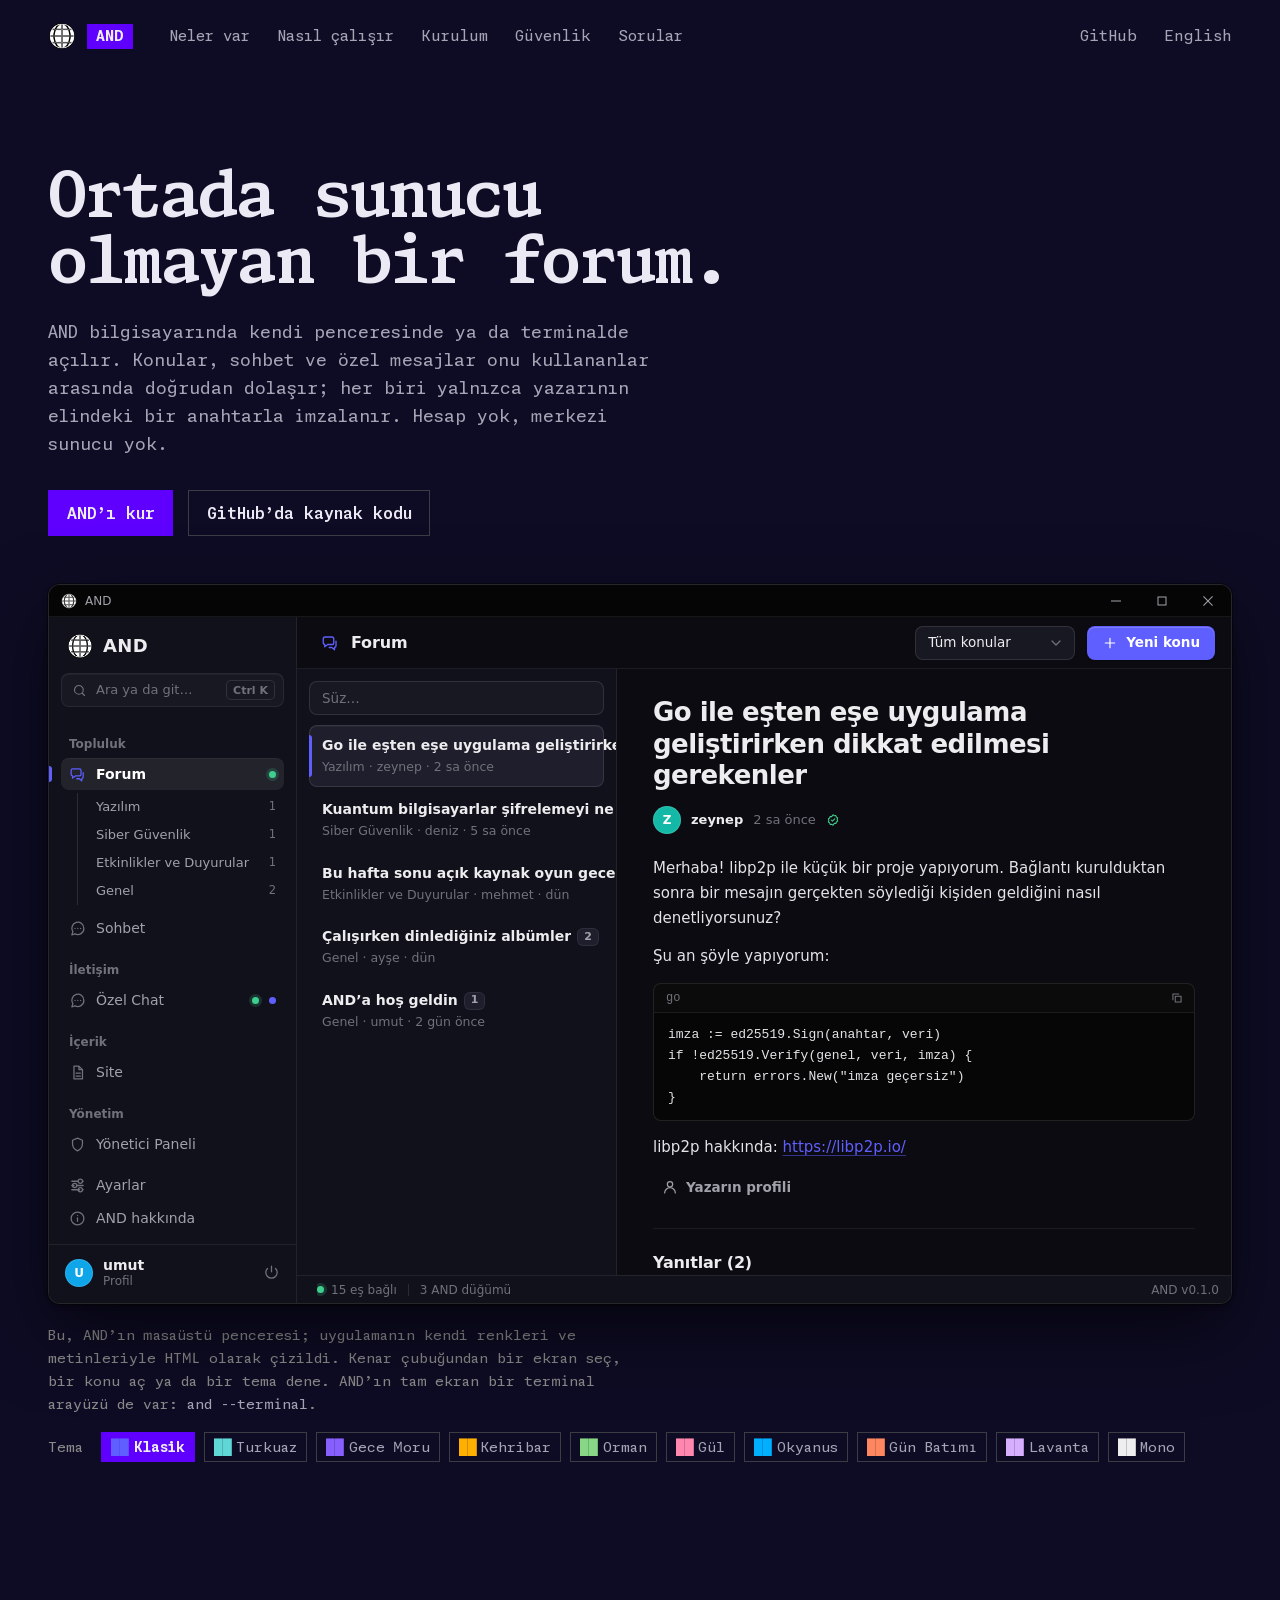
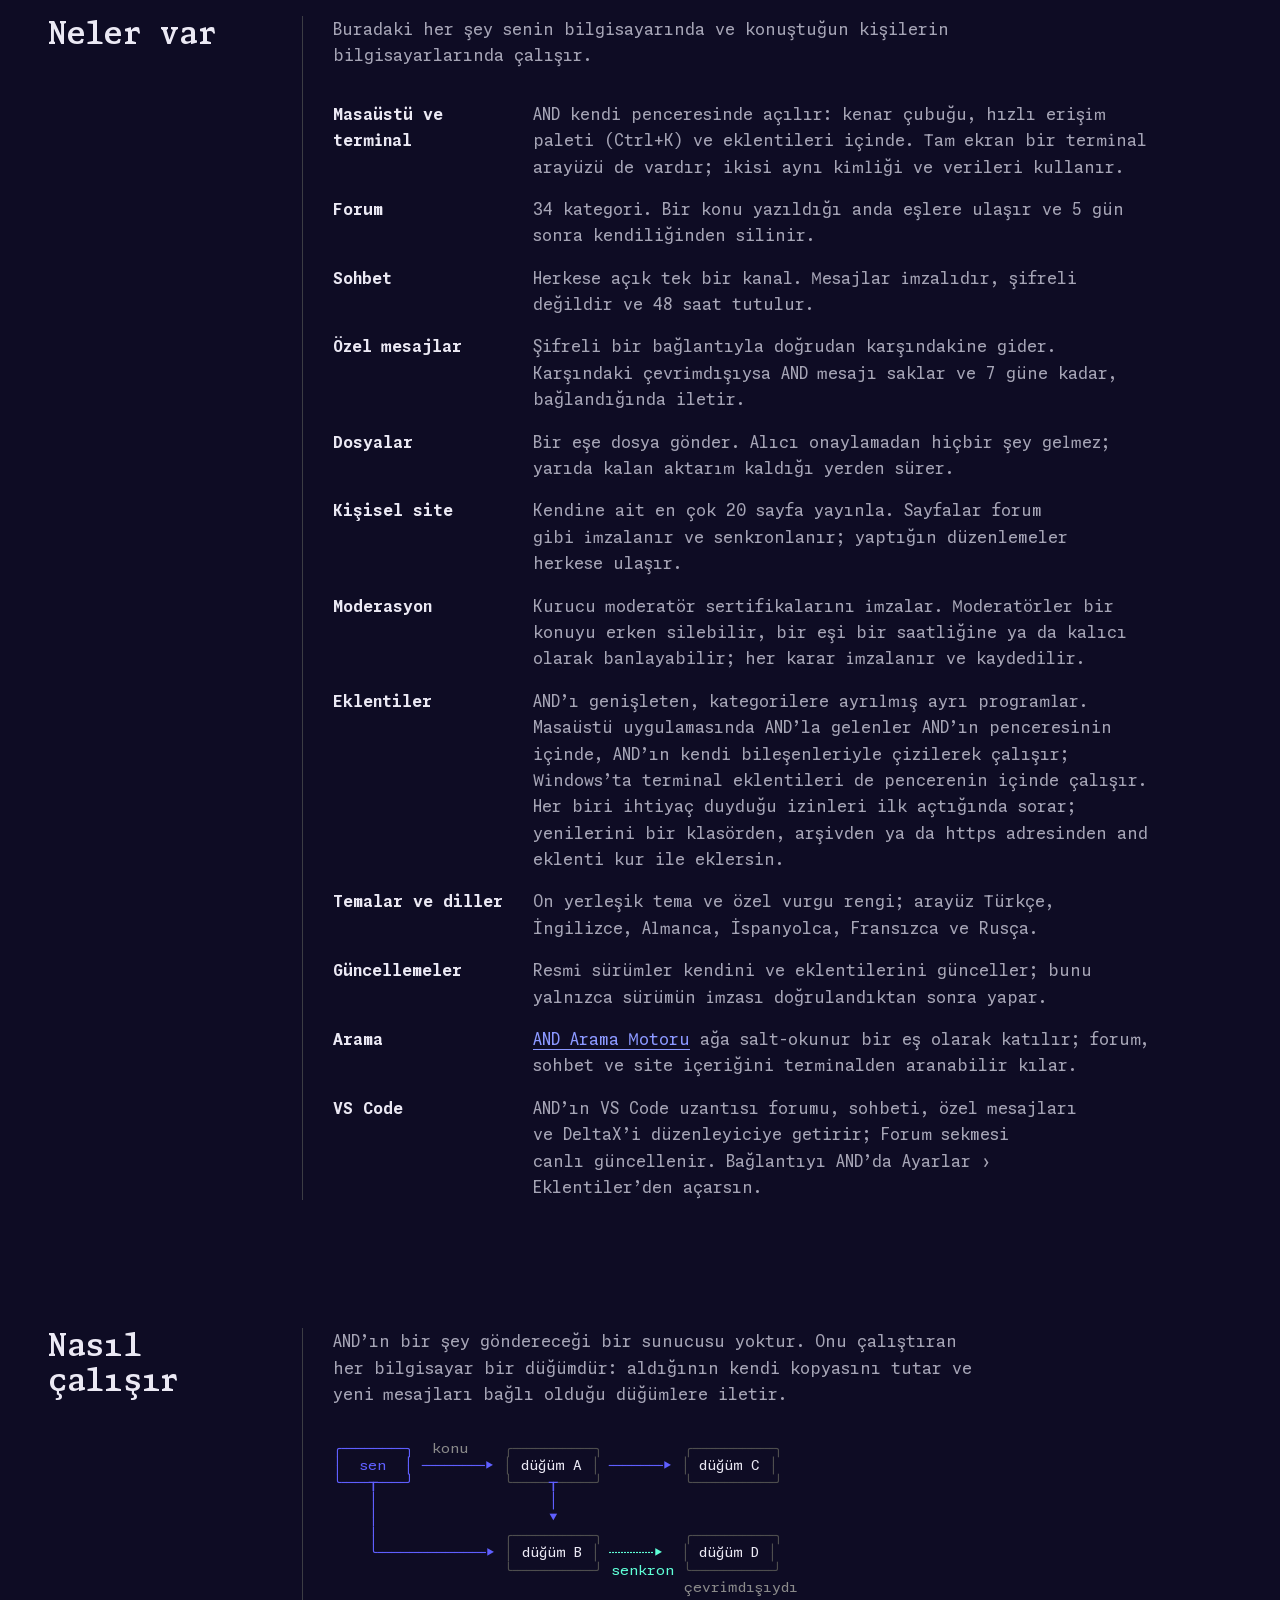
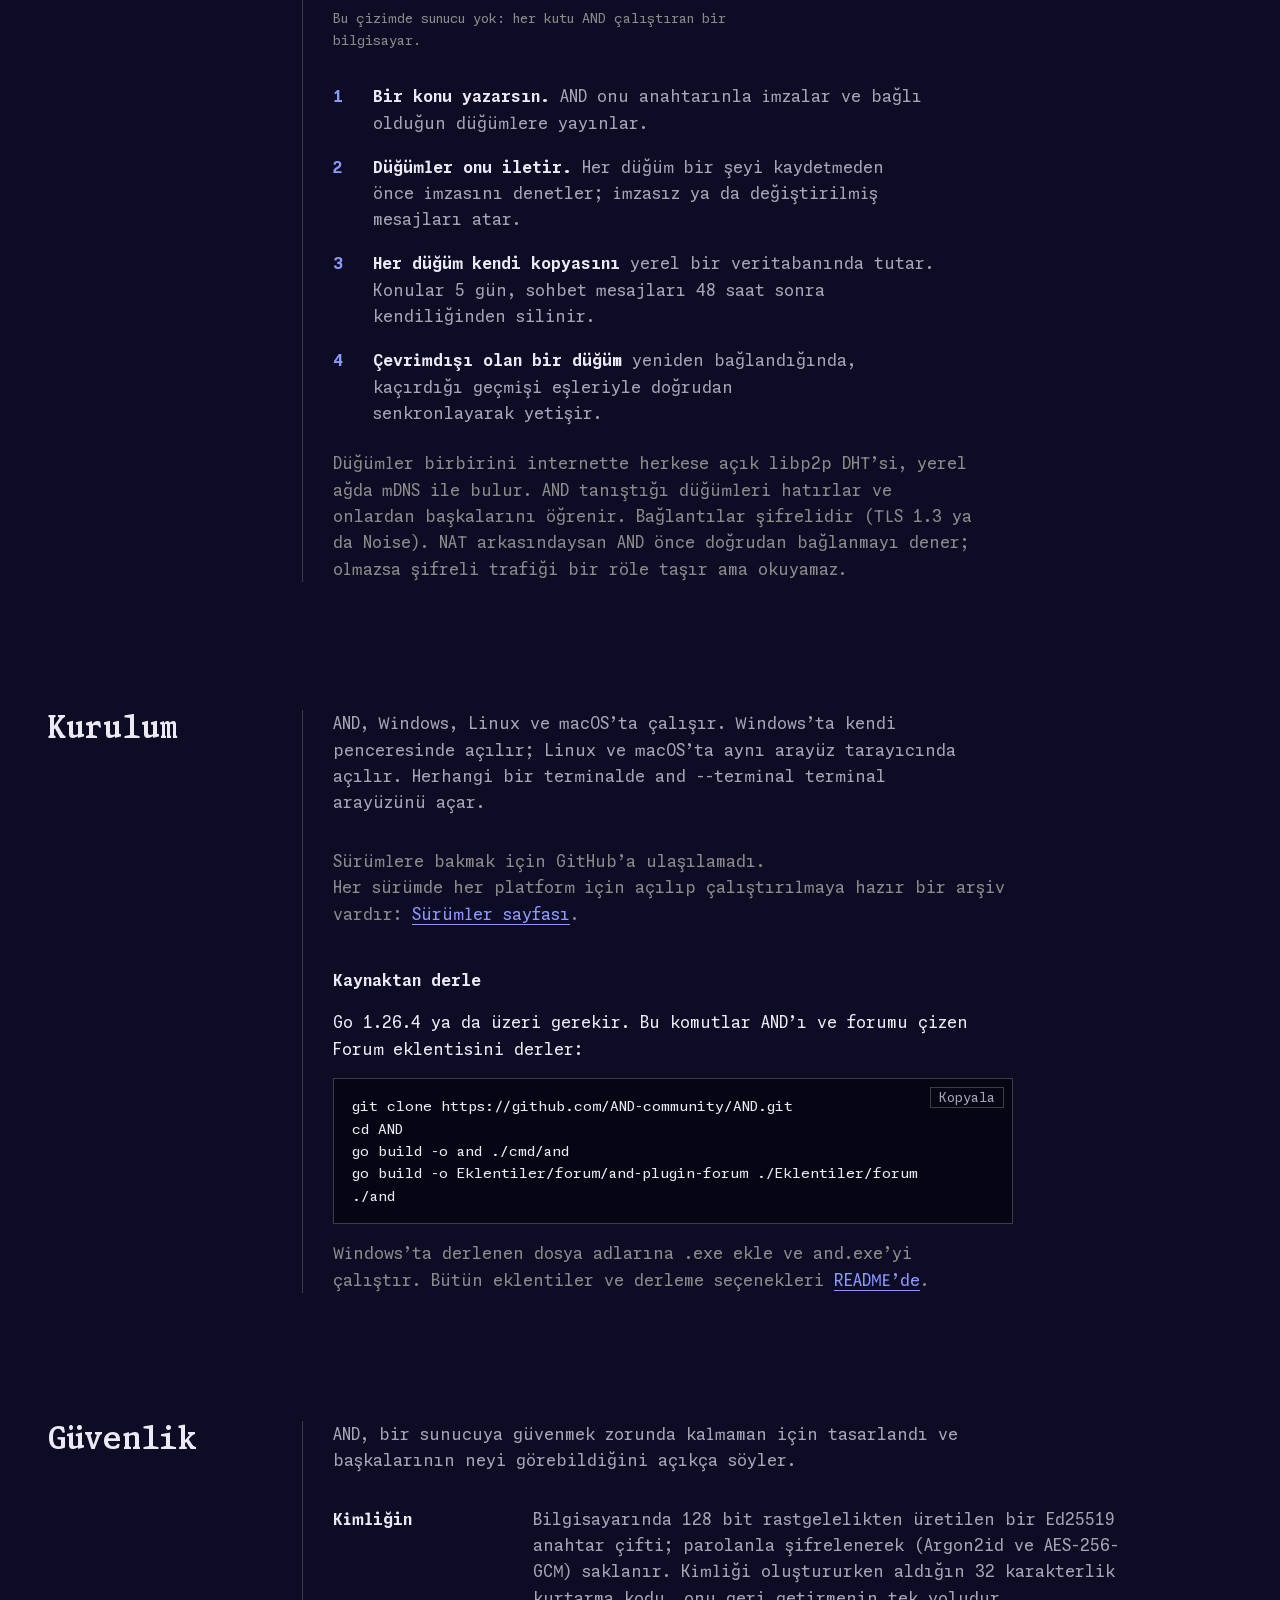
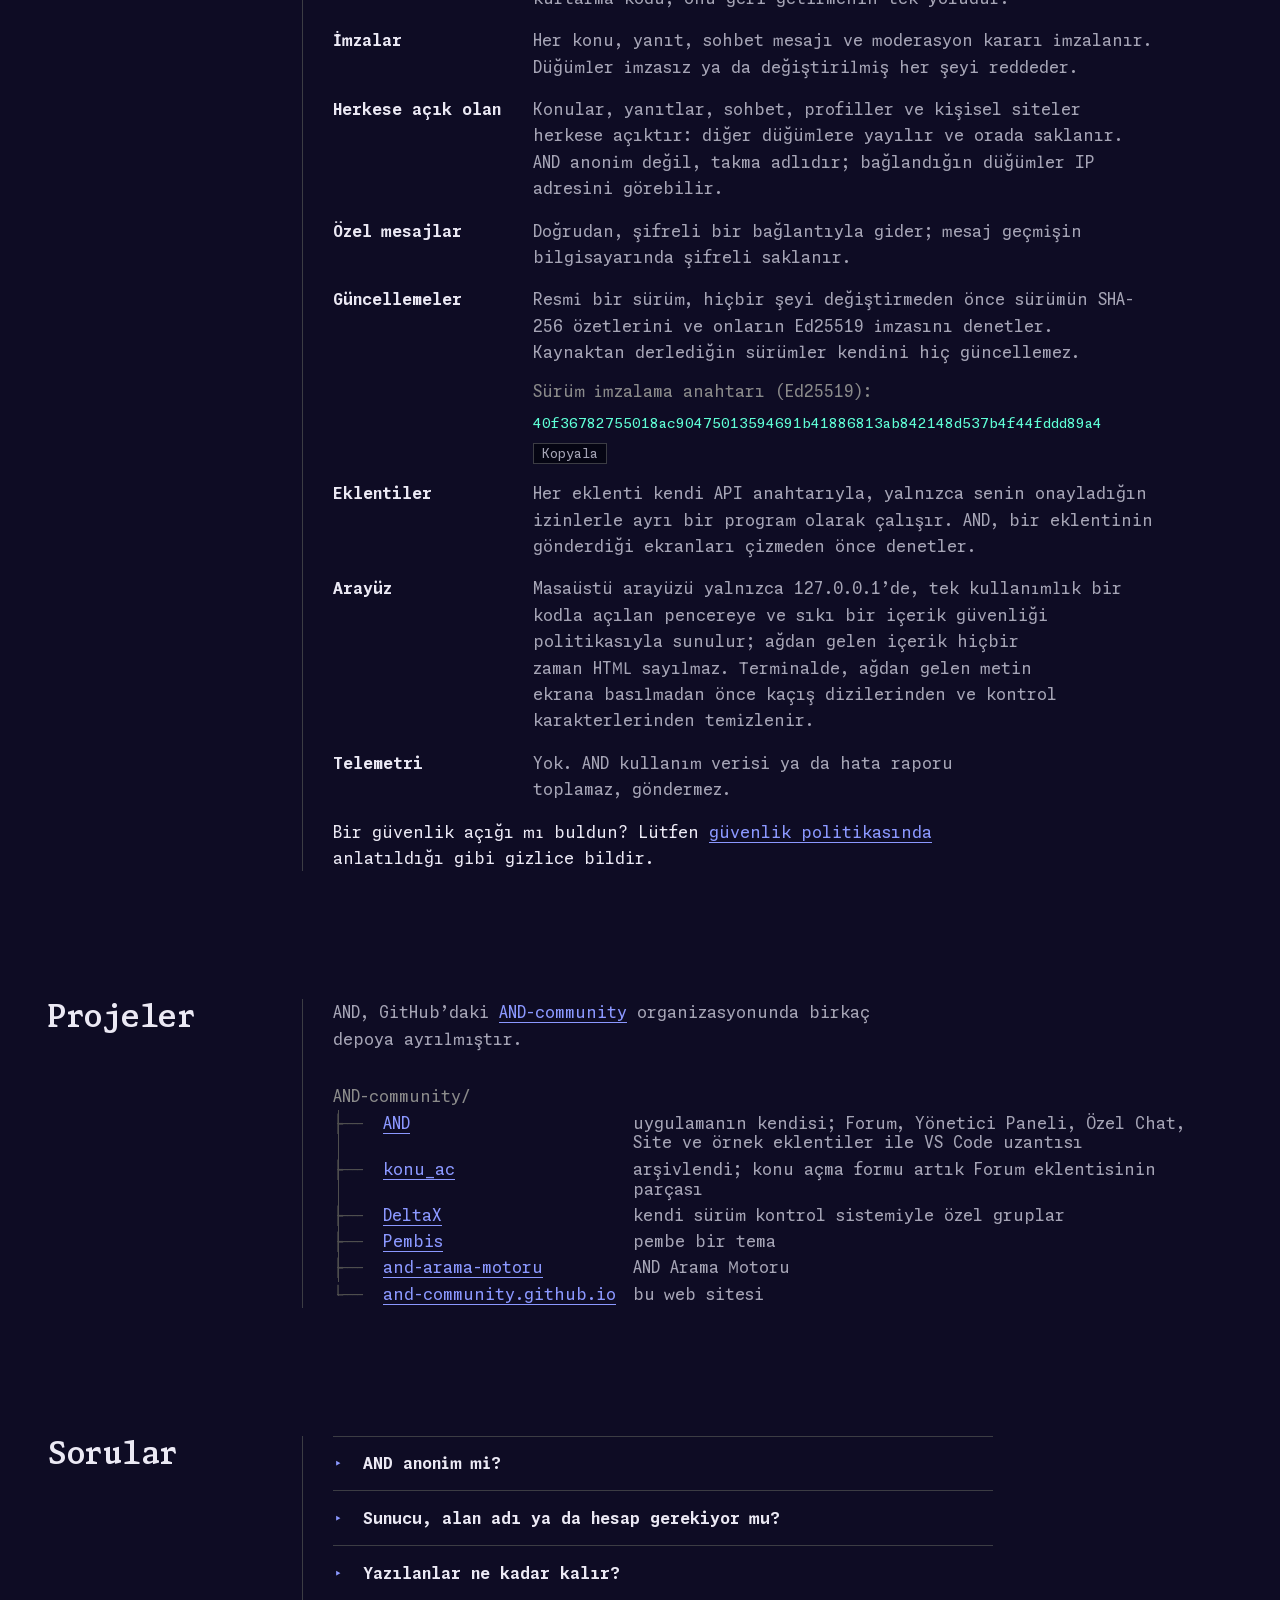
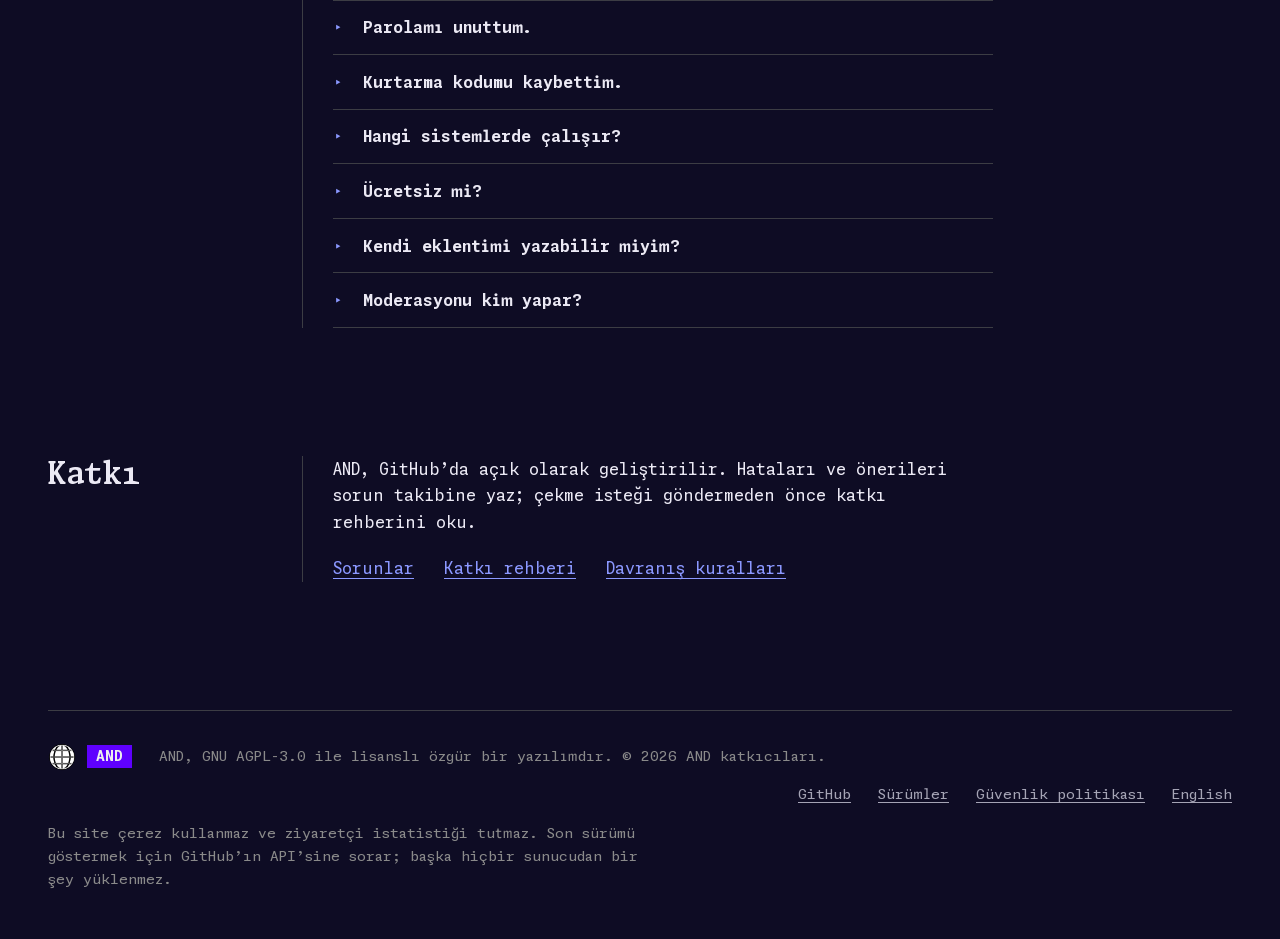
<file: tr/index.html>
<!doctype html>
<html lang="tr" data-tema="klasik">
<head>
<meta charset="utf-8">
<meta name="viewport" content="width=device-width, initial-scale=1">
<title>AND: ortada sunucu olmayan bir forum</title>
<meta name="description" content="AND, masaüstü uygulaması ve terminal arayüzü olan ücretsiz ve açık kaynaklı bir forum, sohbet ve kişisel site ağıdır. Eşten eşe çalışır: hesap yok, merkezi sunucu yok.">
<link rel="canonical" href="https://and-community.github.io/tr/">
<link rel="alternate" hreflang="en" href="https://and-community.github.io/">
<link rel="alternate" hreflang="tr" href="https://and-community.github.io/tr/">
<link rel="alternate" hreflang="x-default" href="https://and-community.github.io/">
<meta name="color-scheme" content="dark">
<meta name="theme-color" content="#0e0c24">
<link rel="icon" href="/favicon.ico" sizes="16x16 32x32 48x48">
<link rel="icon" href="/assets/img/logo.png" type="image/png" sizes="192x192">
<link rel="apple-touch-icon" href="/assets/img/apple-touch-icon.png">
<link rel="preload" href="/assets/fonts/and-site-mono.woff2" as="font" type="font/woff2" crossorigin>
<link rel="preload" href="/assets/fonts/and-site-slab.woff2" as="font" type="font/woff2" crossorigin>
<link rel="stylesheet" href="/assets/css/site.css">
<meta property="og:type" content="website">
<meta property="og:site_name" content="AND">
<meta property="og:title" content="AND: ortada sunucu olmayan bir forum">
<meta property="og:description" content="AND, masaüstü uygulaması ve terminal arayüzü olan ücretsiz ve açık kaynaklı bir forum, sohbet ve kişisel site ağıdır. Eşten eşe çalışır: hesap yok, merkezi sunucu yok.">
<meta property="og:url" content="https://and-community.github.io/tr/">
<meta property="og:image" content="https://and-community.github.io/assets/img/og-tr.png">
<meta property="og:image:width" content="1200">
<meta property="og:image:height" content="630">
<meta property="og:image:alt" content="AND amblemi ve “Ortada sunucu olmayan bir forum.” cümlesi.">
<meta property="og:locale" content="tr_TR">
<meta property="og:locale:alternate" content="en_US">
<meta name="twitter:card" content="summary_large_image">
<script>try{var t=localStorage.getItem("and-tema");if(/^(klasik|turkuaz|gece-moru|kehribar|orman|gul|okyanus|gun-batimi|lavanta|mono)$/.test(t))document.documentElement.dataset.tema=t}catch(e){}</script>
<script src="/assets/js/site.js" defer></script>
<script type="application/ld+json">{"@context":"https://schema.org","@type":"SoftwareApplication","name":"AND","description":"AND, masaüstü uygulaması ve terminal arayüzü olan ücretsiz ve açık kaynaklı bir forum, sohbet ve kişisel site ağıdır. Eşten eşe çalışır: hesap yok, merkezi sunucu yok.","url":"https://and-community.github.io/tr/","applicationCategory":"CommunicationApplication","operatingSystem":"Windows, Linux, macOS","softwareVersion":"v0.1.0","license":"https://www.gnu.org/licenses/agpl-3.0.html","isAccessibleForFree":true,"offers":{"@type":"Offer","price":"0","priceCurrency":"USD"},"downloadUrl":"https://github.com/AND-community/AND/releases","sameAs":["https://github.com/AND-community/AND"],"inLanguage":"tr"}</script>
</head>
<body>
<a class="atla" href="#icerik">İçeriğe geç</a>
<header class="ust sayfa">
<a class="marka" href="/tr/" aria-label="AND ana sayfa"><img src="/assets/img/logo.png" width="28" height="28" alt=""><span class="hap">AND</span></a>
<nav class="ust-nav" aria-label="Ana menü"><ul><li><a href="#neler-var">Neler var</a></li><li><a href="#nasil-calisir">Nasıl çalışır</a></li><li><a href="#kurulum">Kurulum</a></li><li><a href="#guvenlik">Güvenlik</a></li><li><a href="#sorular">Sorular</a></li></ul></nav>
<ul class="ust-sag"><li><a href="https://github.com/AND-community/AND">GitHub</a></li><li><a href="/" hreflang="en" lang="en">English</a></li></ul>
</header>
<main id="icerik">
<section class="giris sayfa" aria-labelledby="giris-baslik">
<h1 id="giris-baslik">Ortada sunucu olmayan bir forum.</h1>
<p class="ozet">AND bilgisayarında kendi penceresinde ya da terminalde açılır. Konular, sohbet ve özel mesajlar onu kullananlar arasında doğrudan dolaşır; her biri yalnızca yazarının elindeki bir anahtarla imzalanır. Hesap yok, merkezi sunucu yok.</p>
<p class="eylemler"><a class="dugme dugme-dolu" href="#kurulum">AND’ı kur</a><a class="dugme" href="https://github.com/AND-community/AND">GitHub’da kaynak kodu</a></p>
</section>
<section class="ekran sayfa" aria-labelledby="ekran-baslik">
<h2 id="ekran-baslik" class="gorsel-gizli">AND’ın masaüstü penceresi</h2>
<div class="pencere" data-pencere role="group" aria-label="AND masaüstü penceresi (kopya)">
<div class="p-cubuk" aria-hidden="true"><span class="p-cubuk-ad"><img src="/assets/img/logo.png" width="16" height="16" alt="">AND</span><span class="p-pencere-dugmeleri"><i class="kucult"></i><i class="buyut"></i><i class="kapat"></i></span></div>
<div class="p-uygulama">
<div class="p-kenar" role="group" aria-label="AND kenar çubuğu (kopya)">
<div class="p-marka"><img src="/assets/img/logo.png" width="26" height="26" alt=""><span>AND</span></div>
<div class="p-arama" aria-hidden="true"><svg viewBox="0 0 24 24" fill="none" stroke="currentColor" stroke-width="1.8" stroke-linecap="round" stroke-linejoin="round" aria-hidden="true"><path d="M11 4a7 7 0 1 0 0 14a7 7 0 1 0 0-14zM20 20l-4-4"/></svg><span>Ara ya da git…</span><kbd>Ctrl K</kbd></div>
<div class="p-gezinme">
<p class="p-grup">Topluluk</p><button type="button" class="p-nav" data-ekran="forum" aria-current="page"><svg viewBox="0 0 24 24" fill="none" stroke="currentColor" stroke-width="1.8" stroke-linecap="round" stroke-linejoin="round" aria-hidden="true"><path d="M3 6.5A2.5 2.5 0 0 1 5.5 4h9A2.5 2.5 0 0 1 17 6.5v5a2.5 2.5 0 0 1-2.5 2.5H9l-4 3v-3.1a2.5 2.5 0 0 1-2-2.4zM20 9.5v6a2.5 2.5 0 0 1-2 2.45V21l-3.5-3H11"/></svg><span>Forum</span><i class="p-nokta iyi" title="çalışıyor"></i><span class="gorsel-gizli">, çalışıyor</span></button><div class="p-alt-gezinme" role="group" aria-label="Forum kategorileri"><button type="button" class="p-kat" data-kategori="yazilim" aria-pressed="false"><span>Yazılım</span><span class="p-sayi">1</span></button><button type="button" class="p-kat" data-kategori="guvenlik" aria-pressed="false"><span>Siber Güvenlik</span><span class="p-sayi">1</span></button><button type="button" class="p-kat" data-kategori="etkinlik" aria-pressed="false"><span>Etkinlikler ve Duyurular</span><span class="p-sayi">1</span></button><button type="button" class="p-kat" data-kategori="genel" aria-pressed="false"><span>Genel</span><span class="p-sayi">2</span></button></div><button type="button" class="p-nav" data-ekran="sohbet"><svg viewBox="0 0 24 24" fill="none" stroke="currentColor" stroke-width="1.8" stroke-linecap="round" stroke-linejoin="round" aria-hidden="true"><path d="M21 12a8.5 8.5 0 0 1-12.4 7.55L4 21l1.45-4.6A8.5 8.5 0 1 1 21 12zM8.5 12h.01M12.5 12h.01M16.5 12h.01"/></svg><span>Sohbet</span></button>
<p class="p-grup">İletişim</p><button type="button" class="p-nav" data-ekran="ozel_chat"><svg viewBox="0 0 24 24" fill="none" stroke="currentColor" stroke-width="1.8" stroke-linecap="round" stroke-linejoin="round" aria-hidden="true"><path d="M21 12a8.5 8.5 0 0 1-12.4 7.55L4 21l1.45-4.6A8.5 8.5 0 1 1 21 12zM8.5 12h.01M12.5 12h.01M16.5 12h.01"/></svg><span>Özel Chat</span><i class="p-nokta iyi" title="çalışıyor"></i><span class="gorsel-gizli">, çalışıyor</span><b class="p-okunmamis" aria-hidden="true"></b><span class="gorsel-gizli">, 2 okunmamış mesaj</span></button>
<p class="p-grup">İçerik</p><button type="button" class="p-nav" data-ekran="site"><svg viewBox="0 0 24 24" fill="none" stroke="currentColor" stroke-width="1.8" stroke-linecap="round" stroke-linejoin="round" aria-hidden="true"><path d="M7 3h7l5 5v13H7zM14 3v5h5M10 13h6M10 17h6"/></svg><span>Site</span></button>
<p class="p-grup">Yönetim</p><button type="button" class="p-nav" data-ekran="admin"><svg viewBox="0 0 24 24" fill="none" stroke="currentColor" stroke-width="1.8" stroke-linecap="round" stroke-linejoin="round" aria-hidden="true"><path d="M12 3l7 3v5c0 4.5-3 8.3-7 10-4-1.7-7-5.5-7-10V6z"/></svg><span>Yönetici Paneli</span></button>
<p class="p-grup">Geliştirme</p><button type="button" class="p-nav" data-ekran="deltax"><svg viewBox="0 0 24 24" fill="none" stroke="currentColor" stroke-width="1.8" stroke-linecap="round" stroke-linejoin="round" aria-hidden="true"><path d="M8 8l-4 4 4 4M16 8l4 4-4 4M14 5l-4 14"/></svg><span>DeltaX</span><i class="p-nokta iyi" title="çalışıyor"></i><span class="gorsel-gizli">, çalışıyor</span></button>
</div>
<div class="p-gezinme-alt"><button type="button" class="p-nav" data-ekran="ayarlar"><svg viewBox="0 0 24 24" fill="none" stroke="currentColor" stroke-width="1.8" stroke-linecap="round" stroke-linejoin="round" aria-hidden="true"><path d="M4 6h9M19 6h1M4 12h3M11 12h9M4 18h11M19 18h1M13 6a3 3 0 1 0 6 0a3 3 0 1 0-6 0M5 12a3 3 0 1 0 6 0a3 3 0 1 0-6 0M13 18a3 3 0 1 0 6 0a3 3 0 1 0-6 0"/></svg><span>Ayarlar</span></button><button type="button" class="p-nav" data-ekran="hakkinda"><svg viewBox="0 0 24 24" fill="none" stroke="currentColor" stroke-width="1.8" stroke-linecap="round" stroke-linejoin="round" aria-hidden="true"><path d="M12 3a9 9 0 1 0 0 18a9 9 0 1 0 0-18zM12 11v5M12 7.5h.01"/></svg><span>AND hakkında</span></button></div>
<div class="p-kullanici" aria-hidden="true"><span class="p-avatar kucuk" style="background:#0ea5e9" aria-hidden="true">U</span><span class="p-kullanici-bilgi"><b>umut</b><span>Profil</span></span><svg viewBox="0 0 24 24" fill="none" stroke="currentColor" stroke-width="1.8" stroke-linecap="round" stroke-linejoin="round" aria-hidden="true"><path d="M12 3v8M6.3 6.3a8 8 0 1 0 11.4 0"/></svg></div>
</div>
<div class="p-ana">
<div class="p-ekran p-ekran-forum" role="group" data-ekran-icerik="forum" aria-label="Forum"><header class="p-arac"><svg class="p-arac-ikon" viewBox="0 0 24 24" fill="none" stroke="currentColor" stroke-width="1.8" stroke-linecap="round" stroke-linejoin="round" aria-hidden="true"><path d="M3 6.5A2.5 2.5 0 0 1 5.5 4h9A2.5 2.5 0 0 1 17 6.5v5a2.5 2.5 0 0 1-2.5 2.5H9l-4 3v-3.1a2.5 2.5 0 0 1-2-2.4zM20 9.5v6a2.5 2.5 0 0 1-2 2.45V21l-3.5-3H11"/></svg><h3>Forum</h3><span class="p-bosluk"></span><span class="p-secim" aria-hidden="true">Tüm konular<svg viewBox="0 0 24 24" fill="none" stroke="currentColor" stroke-width="1.8" stroke-linecap="round" stroke-linejoin="round" aria-hidden="true"><path d="M6 9l6 6 6-6"/></svg></span><span class="p-dugme birincil" aria-hidden="true"><svg viewBox="0 0 24 24" fill="none" stroke="currentColor" stroke-width="1.8" stroke-linecap="round" stroke-linejoin="round" aria-hidden="true"><path d="M12 5v14M5 12h14"/></svg>Yeni konu</span></header><div class="p-bolunmus p-forum"><div class="p-sol"><div class="p-suz" aria-hidden="true">Süz…</div><div class="p-liste" role="group" aria-label="Konular"><button type="button" class="p-konu" data-konu="1" data-kategori="yazilim" aria-current="true"><span class="p-konu-baslik"><span>Go ile eşten eşe uygulama geliştirirken dikkat edilmesi gerekenler</span><b class="p-rozet">2</b></span><span class="p-konu-alt">Yazılım · zeynep · 2 sa önce</span></button><button type="button" class="p-konu" data-konu="2" data-kategori="guvenlik"><span class="p-konu-baslik"><span>Kuantum bilgisayarlar şifrelemeyi ne zaman kırar?</span><b class="p-rozet">1</b></span><span class="p-konu-alt">Siber Güvenlik · deniz · 5 sa önce</span></button><button type="button" class="p-konu" data-konu="3" data-kategori="etkinlik"><span class="p-konu-baslik"><span>Bu hafta sonu açık kaynak oyun gecesi?</span></span><span class="p-konu-alt">Etkinlikler ve Duyurular · mehmet · dün</span></button><button type="button" class="p-konu" data-konu="4" data-kategori="genel"><span class="p-konu-baslik"><span>Çalışırken dinlediğiniz albümler</span><b class="p-rozet">2</b></span><span class="p-konu-alt">Genel · ayşe · dün</span></button><button type="button" class="p-konu" data-konu="5" data-kategori="genel"><span class="p-konu-baslik"><span>AND’a hoş geldin</span><b class="p-rozet">1</b></span><span class="p-konu-alt">Genel · umut · 2 gün önce</span></button></div></div>
<div class="p-sag"><button type="button" class="p-geri" data-geri><svg viewBox="0 0 24 24" fill="none" stroke="currentColor" stroke-width="1.8" stroke-linecap="round" stroke-linejoin="round" aria-hidden="true"><path d="M15 5l-7 7 7 7"/></svg>Konular</button><article class="p-okuma" data-konu-icerik="1">
<h4>Go ile eşten eşe uygulama geliştirirken dikkat edilmesi gerekenler</h4><div class="p-yazar"><span class="p-avatar kucuk" style="background:#14b8a6" aria-hidden="true">Z</span><span class="p-ad">zeynep</span><span class="p-soluk">2 sa önce</span><span class="p-imza" title="imzalı"><svg viewBox="0 0 24 24" fill="none" stroke="currentColor" stroke-width="1.8" stroke-linecap="round" stroke-linejoin="round" aria-hidden="true"><path d="M12 3l2.2 1.6 2.7-.2.9 2.6 2.2 1.6-.9 2.6.9 2.6-2.2 1.6-.9 2.6-2.7-.2L12 21l-2.2-1.6-2.7.2-.9-2.6-2.2-1.6.9-2.6-.9-2.6 2.2-1.6.9-2.6 2.7.2zM9 12l2 2 4-4"/></svg><span class="gorsel-gizli">imzalı</span></span></div>
<div class="p-metin"><p>Merhaba! libp2p ile küçük bir proje yapıyorum. Bağlantı kurulduktan sonra bir mesajın gerçekten söylediği kişiden geldiğini nasıl denetliyorsunuz?</p><p>Şu an şöyle yapıyorum:</p><div class="p-kod"><div class="p-kod-ust"><span>go</span><svg viewBox="0 0 24 24" fill="none" stroke="currentColor" stroke-width="1.8" stroke-linecap="round" stroke-linejoin="round" aria-hidden="true"><path d="M9 9h10v10H9zM5 15V5h10"/></svg></div><pre><code>imza := ed25519.Sign(anahtar, veri)
if !ed25519.Verify(genel, veri, imza) {
    return errors.New(&quot;imza geçersiz&quot;)
}</code></pre></div><p>libp2p hakkında: <a href="https://libp2p.io/">https://libp2p.io/</a></p></div>
<span class="p-dugme hayalet" aria-hidden="true"><svg viewBox="0 0 24 24" fill="none" stroke="currentColor" stroke-width="1.8" stroke-linecap="round" stroke-linejoin="round" aria-hidden="true"><path d="M12 12a4 4 0 1 0 0-8a4 4 0 1 0 0 8zM4 21a8 8 0 0 1 16 0"/></svg>Yazarın profili</span>
<h5>Yanıtlar (2)</h5><ol class="p-izlek"><li class="p-yanit"><span class="p-avatar kucuk" style="background:#f97316" aria-hidden="true">M</span><div><div class="p-yazar"><span class="p-ad">mehmet</span><span class="p-soluk">1 sa önce</span><span class="p-imza" title="imzalı"><svg viewBox="0 0 24 24" fill="none" stroke="currentColor" stroke-width="1.8" stroke-linecap="round" stroke-linejoin="round" aria-hidden="true"><path d="M12 3l2.2 1.6 2.7-.2.9 2.6 2.2 1.6-.9 2.6.9 2.6-2.2 1.6-.9 2.6-2.7-.2L12 21l-2.2-1.6-2.7.2-.9-2.6-2.2-1.6.9-2.6-.9-2.6 2.2-1.6.9-2.6 2.7.2zM9 12l2 2 4-4"/></svg><span class="gorsel-gizli">imzalı</span></span></div><p>Ben de aynı yöntemi kullanıyorum. Mesaj kimliğini imzalı içerikten türetmek tekrarlanan mesajları da ayıklıyor.</p></div></li><li class="p-yanit"><span class="p-avatar kucuk" style="background:#8b5cf6" aria-hidden="true">D</span><div><div class="p-yazar"><span class="p-ad">deniz</span><span class="p-soluk">40 dk önce</span><span class="p-imza" title="imzalı"><svg viewBox="0 0 24 24" fill="none" stroke="currentColor" stroke-width="1.8" stroke-linecap="round" stroke-linejoin="round" aria-hidden="true"><path d="M12 3l2.2 1.6 2.7-.2.9 2.6 2.2 1.6-.9 2.6.9 2.6-2.2 1.6-.9 2.6-2.7-.2L12 21l-2.2-1.6-2.7.2-.9-2.6-2.2-1.6.9-2.6-.9-2.6 2.2-1.6.9-2.6 2.7.2zM9 12l2 2 4-4"/></svg><span class="gorsel-gizli">imzalı</span></span></div><p>Bağlantı başına bir oturum anahtarına da bakmaya değer.</p></div></li></ol>
</article><article class="p-okuma" data-konu-icerik="2" hidden>
<h4>Kuantum bilgisayarlar şifrelemeyi ne zaman kırar?</h4><div class="p-yazar"><span class="p-avatar kucuk" style="background:#8b5cf6" aria-hidden="true">D</span><span class="p-ad">deniz</span><span class="p-soluk">5 sa önce</span><span class="p-imza" title="imzalı"><svg viewBox="0 0 24 24" fill="none" stroke="currentColor" stroke-width="1.8" stroke-linecap="round" stroke-linejoin="round" aria-hidden="true"><path d="M12 3l2.2 1.6 2.7-.2.9 2.6 2.2 1.6-.9 2.6.9 2.6-2.2 1.6-.9 2.6-2.7-.2L12 21l-2.2-1.6-2.7.2-.9-2.6-2.2-1.6.9-2.6-.9-2.6 2.2-1.6.9-2.6 2.7.2zM9 12l2 2 4-4"/></svg><span class="gorsel-gizli">imzalı</span></span></div>
<div class="p-metin"><p>Tahminlerinizi merak ediyorum. Ed25519 kuantuma dayanıklı değil; böyle bir ağın neyi değiştirmesi gerekirdi?</p></div>
<span class="p-dugme hayalet" aria-hidden="true"><svg viewBox="0 0 24 24" fill="none" stroke="currentColor" stroke-width="1.8" stroke-linecap="round" stroke-linejoin="round" aria-hidden="true"><path d="M12 12a4 4 0 1 0 0-8a4 4 0 1 0 0 8zM4 21a8 8 0 0 1 16 0"/></svg>Yazarın profili</span>
<h5>Yanıtlar (1)</h5><ol class="p-izlek"><li class="p-yanit"><span class="p-avatar kucuk" style="background:#14b8a6" aria-hidden="true">Z</span><div><div class="p-yazar"><span class="p-ad">zeynep</span><span class="p-soluk">4 sa önce</span><span class="p-imza" title="imzalı"><svg viewBox="0 0 24 24" fill="none" stroke="currentColor" stroke-width="1.8" stroke-linecap="round" stroke-linejoin="round" aria-hidden="true"><path d="M12 3l2.2 1.6 2.7-.2.9 2.6 2.2 1.6-.9 2.6.9 2.6-2.2 1.6-.9 2.6-2.7-.2L12 21l-2.2-1.6-2.7.2-.9-2.6-2.2-1.6.9-2.6-.9-2.6 2.2-1.6.9-2.6 2.7.2zM9 12l2 2 4-4"/></svg><span class="gorsel-gizli">imzalı</span></span></div><p>Yakında değil bence. Hem her mesaj imza yöntemini anahtarıyla zaten belli ediyor; sonradan değiştirilebilir.</p></div></li></ol>
</article><article class="p-okuma" data-konu-icerik="3" hidden>
<h4>Bu hafta sonu açık kaynak oyun gecesi?</h4><div class="p-yazar"><span class="p-avatar kucuk" style="background:#f97316" aria-hidden="true">M</span><span class="p-ad">mehmet</span><span class="p-soluk">dün</span><span class="p-imza" title="imzalı"><svg viewBox="0 0 24 24" fill="none" stroke="currentColor" stroke-width="1.8" stroke-linecap="round" stroke-linejoin="round" aria-hidden="true"><path d="M12 3l2.2 1.6 2.7-.2.9 2.6 2.2 1.6-.9 2.6.9 2.6-2.2 1.6-.9 2.6-2.7-.2L12 21l-2.2-1.6-2.7.2-.9-2.6-2.2-1.6.9-2.6-.9-2.6 2.2-1.6.9-2.6 2.7.2zM9 12l2 2 4-4"/></svg><span class="gorsel-gizli">imzalı</span></span></div>
<div class="p-metin"><p>Katılmak isteyen? Yaptığımız bölümleri paylaşmak için bir DeltaX grubu kuracağım.</p></div>
<span class="p-dugme hayalet" aria-hidden="true"><svg viewBox="0 0 24 24" fill="none" stroke="currentColor" stroke-width="1.8" stroke-linecap="round" stroke-linejoin="round" aria-hidden="true"><path d="M12 12a4 4 0 1 0 0-8a4 4 0 1 0 0 8zM4 21a8 8 0 0 1 16 0"/></svg>Yazarın profili</span>

</article><article class="p-okuma" data-konu-icerik="4" hidden>
<h4>Çalışırken dinlediğiniz albümler</h4><div class="p-yazar"><span class="p-avatar kucuk" style="background:#ec4899" aria-hidden="true">A</span><span class="p-ad">ayşe</span><span class="p-soluk">dün</span><span class="p-imza" title="imzalı"><svg viewBox="0 0 24 24" fill="none" stroke="currentColor" stroke-width="1.8" stroke-linecap="round" stroke-linejoin="round" aria-hidden="true"><path d="M12 3l2.2 1.6 2.7-.2.9 2.6 2.2 1.6-.9 2.6.9 2.6-2.2 1.6-.9 2.6-2.7-.2L12 21l-2.2-1.6-2.7.2-.9-2.6-2.2-1.6.9-2.6-.9-2.6 2.2-1.6.9-2.6 2.7.2zM9 12l2 2 4-4"/></svg><span class="gorsel-gizli">imzalı</span></span></div>
<div class="p-metin"><p>Paylaşın! Bu hafta benimkiler çoğunlukla ambient.</p></div>
<span class="p-dugme hayalet" aria-hidden="true"><svg viewBox="0 0 24 24" fill="none" stroke="currentColor" stroke-width="1.8" stroke-linecap="round" stroke-linejoin="round" aria-hidden="true"><path d="M12 12a4 4 0 1 0 0-8a4 4 0 1 0 0 8zM4 21a8 8 0 0 1 16 0"/></svg>Yazarın profili</span>
<h5>Yanıtlar (2)</h5><ol class="p-izlek"><li class="p-yanit"><span class="p-avatar kucuk" style="background:#0ea5e9" aria-hidden="true">U</span><div><div class="p-yazar"><span class="p-ad kendi">umut</span><span class="p-soluk">dün</span><span class="p-imza" title="imzalı"><svg viewBox="0 0 24 24" fill="none" stroke="currentColor" stroke-width="1.8" stroke-linecap="round" stroke-linejoin="round" aria-hidden="true"><path d="M12 3l2.2 1.6 2.7-.2.9 2.6 2.2 1.6-.9 2.6.9 2.6-2.2 1.6-.9 2.6-2.7-.2L12 21l-2.2-1.6-2.7.2-.9-2.6-2.2-1.6.9-2.6-.9-2.6 2.2-1.6.9-2.6 2.7.2zM9 12l2 2 4-4"/></svg><span class="gorsel-gizli">imzalı</span></span></div><p>Sözsüz olan her şey. Film müzikleri iyi gidiyor.</p></div></li><li class="p-yanit"><span class="p-avatar kucuk" style="background:#f97316" aria-hidden="true">M</span><div><div class="p-yazar"><span class="p-ad">mehmet</span><span class="p-soluk">20 sa önce</span><span class="p-imza" title="imzalı"><svg viewBox="0 0 24 24" fill="none" stroke="currentColor" stroke-width="1.8" stroke-linecap="round" stroke-linejoin="round" aria-hidden="true"><path d="M12 3l2.2 1.6 2.7-.2.9 2.6 2.2 1.6-.9 2.6.9 2.6-2.2 1.6-.9 2.6-2.7-.2L12 21l-2.2-1.6-2.7.2-.9-2.6-2.2-1.6.9-2.6-.9-2.6 2.2-1.6.9-2.6 2.7.2zM9 12l2 2 4-4"/></svg><span class="gorsel-gizli">imzalı</span></span></div><p>Her seferinde eski caz plakları.</p></div></li></ol>
</article><article class="p-okuma" data-konu-icerik="5" hidden>
<h4>AND’a hoş geldin</h4><div class="p-yazar"><span class="p-avatar kucuk" style="background:#0ea5e9" aria-hidden="true">U</span><span class="p-ad kendi">umut</span><span class="p-soluk">2 gün önce</span><span class="p-imza" title="imzalı"><svg viewBox="0 0 24 24" fill="none" stroke="currentColor" stroke-width="1.8" stroke-linecap="round" stroke-linejoin="round" aria-hidden="true"><path d="M12 3l2.2 1.6 2.7-.2.9 2.6 2.2 1.6-.9 2.6.9 2.6-2.2 1.6-.9 2.6-2.7-.2L12 21l-2.2-1.6-2.7.2-.9-2.6-2.2-1.6.9-2.6-.9-2.6 2.2-1.6.9-2.6 2.7.2zM9 12l2 2 4-4"/></svg><span class="gorsel-gizli">imzalı</span></span></div>
<div class="p-metin"><p>Merhabanı buraya yaz. Konular 5 gün sonra kendiliğinden silinir; yazdığın hiçbir şey sonsuza kadar kalmaz.</p></div>
<span class="p-dugme hayalet" aria-hidden="true"><svg viewBox="0 0 24 24" fill="none" stroke="currentColor" stroke-width="1.8" stroke-linecap="round" stroke-linejoin="round" aria-hidden="true"><path d="M12 12a4 4 0 1 0 0-8a4 4 0 1 0 0 8zM4 21a8 8 0 0 1 16 0"/></svg>Yazarın profili</span>
<h5>Yanıtlar (1)</h5><ol class="p-izlek"><li class="p-yanit"><span class="p-avatar kucuk" style="background:#8b5cf6" aria-hidden="true">D</span><div><div class="p-yazar"><span class="p-ad">deniz</span><span class="p-soluk">2 gün önce</span><span class="p-imza" title="imzalı"><svg viewBox="0 0 24 24" fill="none" stroke="currentColor" stroke-width="1.8" stroke-linecap="round" stroke-linejoin="round" aria-hidden="true"><path d="M12 3l2.2 1.6 2.7-.2.9 2.6 2.2 1.6-.9 2.6.9 2.6-2.2 1.6-.9 2.6-2.7-.2L12 21l-2.2-1.6-2.7.2-.9-2.6-2.2-1.6.9-2.6-.9-2.6 2.2-1.6.9-2.6 2.7.2zM9 12l2 2 4-4"/></svg><span class="gorsel-gizli">imzalı</span></span></div><p>Merhaba! Güvenmem gereken bir sunucu olmaması çok iyi.</p></div></li></ol>
</article></div></div></div>
<div class="p-ekran p-ekran-sohbet" role="group" data-ekran-icerik="sohbet" aria-label="Sohbet" hidden><header class="p-arac"><svg class="p-arac-ikon" viewBox="0 0 24 24" fill="none" stroke="currentColor" stroke-width="1.8" stroke-linecap="round" stroke-linejoin="round" aria-hidden="true"><path d="M21 12a8.5 8.5 0 0 1-12.4 7.55L4 21l1.45-4.6A8.5 8.5 0 1 1 21 12zM8.5 12h.01M12.5 12h.01M16.5 12h.01"/></svg><h3>Sohbet</h3><span class="p-arac-alt">Herkese açık genel sohbet; iletiler 48 saat sonra silinir.</span><span class="p-bosluk"></span></header><div class="p-iletiler"><p class="p-gun">Bugün</p><div class="p-ileti"><span class="p-avatar" style="background:#14b8a6" aria-hidden="true">Z</span><div><div class="p-ileti-ust"><span class="p-ad">zeynep</span><span class="p-soluk">21:04</span></div><p>yeni DeltaX’teki dal görünümünü deneyen oldu mu?</p></div></div><div class="p-ileti"><span class="p-avatar" style="background:#f97316" aria-hidden="true">M</span><div><div class="p-ileti-ust"><span class="p-ad">mehmet</span><span class="p-soluk">21:05</span></div><p>evet, katlanan farklar büyük dosyaları okunur yapıyor</p></div></div><div class="p-ileti"><span class="p-avatar" style="background:#8b5cf6" aria-hidden="true">D</span><div><div class="p-ileti-ust"><span class="p-ad">deniz</span><span class="p-soluk">21:07</span></div><p>Rust kategorisi var mı?</p></div></div><div class="p-ileti"><span class="p-avatar" style="background:#14b8a6" aria-hidden="true">Z</span><div><div class="p-ileti-ust"><span class="p-ad">zeynep</span><span class="p-soluk">21:07</span></div><p>34 kategori var, Rust da içinde</p></div></div><div class="p-ileti"><span class="p-avatar" style="background:#0ea5e9" aria-hidden="true">U</span><div><div class="p-ileti-ust"><span class="p-ad kendi">umut</span><span class="p-soluk">21:09</span></div><p>hoş geldin deniz</p></div></div><div class="p-ileti"><span class="p-avatar" style="background:#ec4899" aria-hidden="true">A</span><div><div class="p-ileti-ust"><span class="p-ad">ayşe</span><span class="p-soluk">21:12</span></div><p>Ayarlar › Dil’den arayüzü İngilizceye aldım, gayet iyi</p></div></div></div>
<div class="p-yaz" aria-hidden="true"><span class="p-girdi">Herkese açık bir ileti yaz…</span><span class="p-soluk">0 / 500</span><span class="p-dugme birincil" aria-hidden="true"><svg viewBox="0 0 24 24" fill="none" stroke="currentColor" stroke-width="1.8" stroke-linecap="round" stroke-linejoin="round" aria-hidden="true"><path d="M4 12L20 4l-6 16-3-7-7-1zM11 13l9-9"/></svg>Gönder</span></div></div>
<div class="p-ekran p-ekran-ozel-chat" role="group" data-ekran-icerik="ozel_chat" aria-label="Özel Chat" hidden><header class="p-arac"><svg class="p-arac-ikon" viewBox="0 0 24 24" fill="none" stroke="currentColor" stroke-width="1.8" stroke-linecap="round" stroke-linejoin="round" aria-hidden="true"><path d="M21 12a8.5 8.5 0 0 1-12.4 7.55L4 21l1.45-4.6A8.5 8.5 0 1 1 21 12zM8.5 12h.01M12.5 12h.01M16.5 12h.01"/></svg><h3>Özel Chat</h3><span class="p-bosluk"></span><span class="p-dugme" aria-hidden="true"><svg viewBox="0 0 24 24" fill="none" stroke="currentColor" stroke-width="1.8" stroke-linecap="round" stroke-linejoin="round" aria-hidden="true"><path d="M12 5v14M5 12h14"/></svg>Yeni konuşma</span></header><div class="p-bolunmus"><div class="p-sol" role="group" aria-label="Konuşmalar"><div class="p-oge etkin"><span class="p-avatar kucuk" style="background:#14b8a6" aria-hidden="true">Z</span><span class="p-oge-metin"><b>zeynep</b><span>oyun gecesinde görüşür müyüz?</span></span><b class="p-rozet vurgu">2</b></div><div class="p-oge"><span class="p-avatar kucuk" style="background:#f97316" aria-hidden="true">M</span><span class="p-oge-metin"><b>mehmet</b><span>bölüm dosyasını gönderdim</span></span></div><div class="p-oge"><span class="p-avatar kucuk" style="background:#8b5cf6" aria-hidden="true">D</span><span class="p-oge-metin"><b>deniz</b><span>teşekkürler!</span></span></div></div>
<div class="p-sag p-sohbet-sag"><div class="p-balonlar"><div class="p-balon gelen"><b>zeynep</b><span>DeltaX grubunun davetini aldın mı?</span><small>20:41</small></div><div class="p-balon giden"><span>evet, bir dakika önce katıldım</span><small>20:43</small></div><div class="p-balon gelen"><b>zeynep</b><span>harika, ilk bölüm şimdiden içinde</span><small>20:44</small></div><div class="p-balon gelen"><b>zeynep</b><span>oyun gecesinde görüşür müyüz?</span><small>20:45</small></div></div><div class="p-yaz" aria-hidden="true"><span class="p-girdi">Bir mesaj yaz…</span><span class="p-dugme birincil" aria-hidden="true"><svg viewBox="0 0 24 24" fill="none" stroke="currentColor" stroke-width="1.8" stroke-linecap="round" stroke-linejoin="round" aria-hidden="true"><path d="M4 12L20 4l-6 16-3-7-7-1zM11 13l9-9"/></svg>Gönder</span></div></div></div></div>
<div class="p-ekran p-ekran-site" role="group" data-ekran-icerik="site" aria-label="Site" hidden><header class="p-arac"><svg class="p-arac-ikon" viewBox="0 0 24 24" fill="none" stroke="currentColor" stroke-width="1.8" stroke-linecap="round" stroke-linejoin="round" aria-hidden="true"><path d="M7 3h7l5 5v13H7zM14 3v5h5M10 13h6M10 17h6"/></svg><h3>Site</h3><span class="p-bosluk"></span><span class="p-dugme" aria-hidden="true"><svg viewBox="0 0 24 24" fill="none" stroke="currentColor" stroke-width="1.8" stroke-linecap="round" stroke-linejoin="round" aria-hidden="true"><path d="M12 5v14M5 12h14"/></svg>Yeni sayfa</span></header><div class="p-bolunmus"><div class="p-sol" role="group" aria-label="Sayfalar"><div class="p-oge etkin"><svg class="p-oge-ikon" viewBox="0 0 24 24" fill="none" stroke="currentColor" stroke-width="1.8" stroke-linecap="round" stroke-linejoin="round" aria-hidden="true"><path d="M7 3h7l5 5v13H7zM14 3v5h5M10 13h6M10 17h6"/></svg><span class="p-oge-metin"><b>Ana Sayfa</b><span>/home</span></span></div><div class="p-oge"><svg class="p-oge-ikon" viewBox="0 0 24 24" fill="none" stroke="currentColor" stroke-width="1.8" stroke-linecap="round" stroke-linejoin="round" aria-hidden="true"><path d="M7 3h7l5 5v13H7zM14 3v5h5M10 13h6M10 17h6"/></svg><span class="p-oge-metin"><b>Projelerim</b><span>/projeler</span></span></div><div class="p-oge"><svg class="p-oge-ikon" viewBox="0 0 24 24" fill="none" stroke="currentColor" stroke-width="1.8" stroke-linecap="round" stroke-linejoin="round" aria-hidden="true"><path d="M7 3h7l5 5v13H7zM14 3v5h5M10 13h6M10 17h6"/></svg><span class="p-oge-metin"><b>İlk yazım</b><span>/ilk-yazi</span></span></div></div>
<div class="p-sag"><div class="p-kart p-site-onizleme"><h4>umut’un AND köşesi</h4><p>Bu site ağda forum gibi yaşar: her sayfası imzalıdır ve yaptığım düzenlemeler herkese ulaşır.</p><h5>Neler var</h5><ul><li>Üzerinde çalıştığım projeler</li><li>Oyun gecelerinden notlar</li><li>Birkaç kısa yazı</li></ul></div></div></div></div>
<div class="p-ekran p-ekran-admin" role="group" data-ekran-icerik="admin" aria-label="Yönetici Paneli" hidden><header class="p-arac"><svg class="p-arac-ikon" viewBox="0 0 24 24" fill="none" stroke="currentColor" stroke-width="1.8" stroke-linecap="round" stroke-linejoin="round" aria-hidden="true"><path d="M12 3l7 3v5c0 4.5-3 8.3-7 10-4-1.7-7-5.5-7-10V6z"/></svg><h3>Yönetici Paneli</h3><span class="p-bosluk"></span></header><div class="p-govde"><dl class="p-kv"><div><dt>Rolün</dt><dd>Kurucu</dd></div><div><dt>Etkin yasaklar</dt><dd>2</dd></div><div><dt>Moderatörler</dt><dd>3</dd></div></dl><h4 class="p-bolum-baslik">Yasaklar</h4>
<div class="p-tablo-kap"><table class="p-tablo"><thead><tr><th>Kim</th><th>Gerekçe</th><th>Kalan süre</th></tr></thead><tbody><tr><td><b>reklamci</b> <span class="p-soluk p-kod-yazi">cdcd…cdcd</span></td><td>reklam</td><td>2 gün 22 sa</td></tr><tr><td><b>12D3KooWEs…5555</b></td><td>ağı boğma</td><td>kalıcı</td></tr></tbody></table></div></div></div>
<div class="p-ekran p-ekran-deltax" role="group" data-ekran-icerik="deltax" aria-label="DeltaX" hidden><header class="p-arac"><svg class="p-arac-ikon" viewBox="0 0 24 24" fill="none" stroke="currentColor" stroke-width="1.8" stroke-linecap="round" stroke-linejoin="round" aria-hidden="true"><path d="M8 8l-4 4 4 4M16 8l4 4-4 4M14 5l-4 14"/></svg><h3 class="p-yol"><span>Gruplar</span><span class="p-soluk" aria-hidden="true">›</span><span>oyun-gecesi</span><span class="p-soluk" aria-hidden="true">›</span><span class="son">bolumler</span></h3></header><div class="p-govde"><dl class="p-kv"><div><dt>Dal</dt><dd>main</dd></div><div><dt>Değişiklikler</dt><dd>3 dosya</dd></div><div><dt>Önde</dt><dd>1 commit</dd></div><div><dt>Üyeler</dt><dd>3 · 2 çevrimiçi</dd></div></dl><h4 class="p-bolum-baslik">Son commit’ler</h4>
<div class="p-commitler"><div class="p-commit"><code>a41c9e2</code><b>Buz bölümü eklendi</b><span class="p-soluk">mehmet · 2 sa önce</span></div><div class="p-commit"><code>7b02d1f</code><b>2. bölümdeki kapı düzeltildi</b><span class="p-soluk">zeynep · dün</span></div><div class="p-commit"><code>e9f3a07</code><b>İlk iki bölüm</b><span class="p-soluk">mehmet · 2 gün önce</span></div></div></div></div>
<div class="p-ekran p-ekran-ayarlar" role="group" data-ekran-icerik="ayarlar" aria-label="Ayarlar" hidden><header class="p-arac"><svg class="p-arac-ikon" viewBox="0 0 24 24" fill="none" stroke="currentColor" stroke-width="1.8" stroke-linecap="round" stroke-linejoin="round" aria-hidden="true"><path d="M4 6h9M19 6h1M4 12h3M11 12h9M4 18h11M19 18h1M13 6a3 3 0 1 0 6 0a3 3 0 1 0-6 0M5 12a3 3 0 1 0 6 0a3 3 0 1 0-6 0M13 18a3 3 0 1 0 6 0a3 3 0 1 0-6 0"/></svg><h3>Ayarlar</h3><span class="p-bosluk"></span></header><div class="p-sekmeler"><button type="button" class="p-sekme" data-sekme="profil"><svg viewBox="0 0 24 24" fill="none" stroke="currentColor" stroke-width="1.8" stroke-linecap="round" stroke-linejoin="round" aria-hidden="true"><path d="M12 12a4 4 0 1 0 0-8a4 4 0 1 0 0 8zM4 21a8 8 0 0 1 16 0"/></svg>Profil</button><button type="button" class="p-sekme" data-sekme="gorunum" aria-current="true"><svg viewBox="0 0 24 24" fill="none" stroke="currentColor" stroke-width="1.8" stroke-linecap="round" stroke-linejoin="round" aria-hidden="true"><path d="M12 3a9 9 0 1 0 0 18c1.1 0 1.5-.8 1.5-1.6 0-1.4-1.2-1.4-1.2-2.6 0-.9.7-1.6 1.6-1.6H16a5 5 0 0 0 5-5C21 6.4 17 3 12 3zM7.5 11h.01M10 7.5h.01M15 7.5h.01"/></svg>Görünüm</button><button type="button" class="p-sekme" data-sekme="dil"><svg viewBox="0 0 24 24" fill="none" stroke="currentColor" stroke-width="1.8" stroke-linecap="round" stroke-linejoin="round" aria-hidden="true"><path d="M4 5h8M8 3v2M10.5 5c-.8 3.5-3 6.3-6.5 8M6 9c1.2 1.8 3 3.2 5 4M13 21l4-9 4 9M14.5 18h5"/></svg>Dil</button><button type="button" class="p-sekme" data-sekme="eklentiler"><svg viewBox="0 0 24 24" fill="none" stroke="currentColor" stroke-width="1.8" stroke-linecap="round" stroke-linejoin="round" aria-hidden="true"><path d="M4 4h6v6H4zM14 4h6v6h-6zM4 14h6v6H4zM14 14h6v6h-6z"/></svg>Eklentiler</button><button type="button" class="p-sekme" data-sekme="ag"><svg viewBox="0 0 24 24" fill="none" stroke="currentColor" stroke-width="1.8" stroke-linecap="round" stroke-linejoin="round" aria-hidden="true"><path d="M10 5a2 2 0 1 0 4 0a2 2 0 1 0-4 0M3 18a2 2 0 1 0 4 0a2 2 0 1 0-4 0M17 18a2 2 0 1 0 4 0a2 2 0 1 0-4 0M11 6.8l-5 9.4M13 6.8l5 9.4M7 18h10"/></svg>Ağ</button></div><div class="p-govde"><div class="p-sekme-icerik" data-sekme-icerik="profil" hidden><div class="p-kart p-profil"><div class="p-profil-ust"><span class="p-avatar buyuk" style="background:#0ea5e9" aria-hidden="true">U</span><div><b class="p-profil-ad">umut</b><p>AND’ın sitesini yapıyor</p></div></div><p>Go yazar, kötü satranç oynar.</p><div class="p-cipler"><span class="p-cip">Go</span><span class="p-cip">P2P</span><span class="p-cip">Web</span></div></div>
<h4 class="p-bolum-baslik">Kimlik</h4><div class="p-kart p-kimlik"><span class="p-soluk">Peer ID</span><code>12D3KooW9rTnPq4sXhZ1bV7cLmK2yDdWngf13xEF</code></div></div><div class="p-sekme-icerik" data-sekme-icerik="gorunum"><h4 class="p-bolum-baslik"><span>Tema <span class="p-soluk">·</span> <span data-tema-adi>Klasik</span></span></h4><p class="p-soluk">Tema, terminal arayüzünde ve eklentilerde de geçerlidir.</p>
<div class="p-tema-izgarasi"><button type="button" class="p-tema-karti etkin" data-tema-sec="klasik" aria-pressed="true" style="--onizleme-vurgu:#5f5fff"><span class="p-tema-onizleme"><svg viewBox="0 0 160 64" aria-hidden="true"><path d="M8 14H152" stroke="#5fffd7"/><path d="M90 6V58" stroke="#5f00ff"/><path d="M8 50H50L74 26H152" stroke="#5f5fff"/><circle class="aktarma" cx="90" cy="14" r="5"/><circle class="durak" cx="130" cy="26" r="4" fill="#0087ff"/><circle class="sen" cx="90" cy="26" r="7" fill="#5f5fff"/></svg></span><span class="p-tema-adi">Klasik<svg viewBox="0 0 24 24" fill="none" stroke="currentColor" stroke-width="1.8" stroke-linecap="round" stroke-linejoin="round" aria-hidden="true"><path d="M5 12.5l4.5 4.5L19 7"/></svg></span></button><button type="button" class="p-tema-karti" data-tema-sec="turkuaz" aria-pressed="false" style="--onizleme-vurgu:#5fd7d7"><span class="p-tema-onizleme"><svg viewBox="0 0 160 64" aria-hidden="true"><path d="M8 14H152" stroke="#ffaf87"/><path d="M90 6V58" stroke="#005f5f"/><path d="M8 50H50L74 26H152" stroke="#5fd7d7"/><circle class="aktarma" cx="90" cy="14" r="5"/><circle class="durak" cx="130" cy="26" r="4" fill="#af87ff"/><circle class="sen" cx="90" cy="26" r="7" fill="#5fd7d7"/></svg></span><span class="p-tema-adi">Turkuaz<svg viewBox="0 0 24 24" fill="none" stroke="currentColor" stroke-width="1.8" stroke-linecap="round" stroke-linejoin="round" aria-hidden="true"><path d="M5 12.5l4.5 4.5L19 7"/></svg></span></button><button type="button" class="p-tema-karti" data-tema-sec="gece-moru" aria-pressed="false" style="--onizleme-vurgu:#875fff"><span class="p-tema-onizleme"><svg viewBox="0 0 160 64" aria-hidden="true"><path d="M8 14H152" stroke="#5fffd7"/><path d="M90 6V58" stroke="#5f00af"/><path d="M8 50H50L74 26H152" stroke="#875fff"/><circle class="aktarma" cx="90" cy="14" r="5"/><circle class="durak" cx="130" cy="26" r="4" fill="#5fafff"/><circle class="sen" cx="90" cy="26" r="7" fill="#875fff"/></svg></span><span class="p-tema-adi">Gece Moru<svg viewBox="0 0 24 24" fill="none" stroke="currentColor" stroke-width="1.8" stroke-linecap="round" stroke-linejoin="round" aria-hidden="true"><path d="M5 12.5l4.5 4.5L19 7"/></svg></span></button><button type="button" class="p-tema-karti" data-tema-sec="kehribar" aria-pressed="false" style="--onizleme-vurgu:#ffaf00"><span class="p-tema-onizleme"><svg viewBox="0 0 160 64" aria-hidden="true"><path d="M8 14H152" stroke="#d7af87"/><path d="M90 6V58" stroke="#875f00"/><path d="M8 50H50L74 26H152" stroke="#ffaf00"/><circle class="aktarma" cx="90" cy="14" r="5"/><circle class="durak" cx="130" cy="26" r="4" fill="#87d7ff"/><circle class="sen" cx="90" cy="26" r="7" fill="#ffaf00"/></svg></span><span class="p-tema-adi">Kehribar<svg viewBox="0 0 24 24" fill="none" stroke="currentColor" stroke-width="1.8" stroke-linecap="round" stroke-linejoin="round" aria-hidden="true"><path d="M5 12.5l4.5 4.5L19 7"/></svg></span></button><button type="button" class="p-tema-karti" data-tema-sec="orman" aria-pressed="false" style="--onizleme-vurgu:#87d787"><span class="p-tema-onizleme"><svg viewBox="0 0 160 64" aria-hidden="true"><path d="M8 14H152" stroke="#ffd7af"/><path d="M90 6V58" stroke="#005f00"/><path d="M8 50H50L74 26H152" stroke="#87d787"/><circle class="aktarma" cx="90" cy="14" r="5"/><circle class="durak" cx="130" cy="26" r="4" fill="#87d7ff"/><circle class="sen" cx="90" cy="26" r="7" fill="#87d787"/></svg></span><span class="p-tema-adi">Orman<svg viewBox="0 0 24 24" fill="none" stroke="currentColor" stroke-width="1.8" stroke-linecap="round" stroke-linejoin="round" aria-hidden="true"><path d="M5 12.5l4.5 4.5L19 7"/></svg></span></button><button type="button" class="p-tema-karti" data-tema-sec="gul" aria-pressed="false" style="--onizleme-vurgu:#ff87af"><span class="p-tema-onizleme"><svg viewBox="0 0 160 64" aria-hidden="true"><path d="M8 14H152" stroke="#ffd7af"/><path d="M90 6V58" stroke="#af005f"/><path d="M8 50H50L74 26H152" stroke="#ff87af"/><circle class="aktarma" cx="90" cy="14" r="5"/><circle class="durak" cx="130" cy="26" r="4" fill="#87d7ff"/><circle class="sen" cx="90" cy="26" r="7" fill="#ff87af"/></svg></span><span class="p-tema-adi">Gül<svg viewBox="0 0 24 24" fill="none" stroke="currentColor" stroke-width="1.8" stroke-linecap="round" stroke-linejoin="round" aria-hidden="true"><path d="M5 12.5l4.5 4.5L19 7"/></svg></span></button><button type="button" class="p-tema-karti" data-tema-sec="okyanus" aria-pressed="false" style="--onizleme-vurgu:#00afff"><span class="p-tema-onizleme"><svg viewBox="0 0 160 64" aria-hidden="true"><path d="M8 14H152" stroke="#87ffd7"/><path d="M90 6V58" stroke="#005f87"/><path d="M8 50H50L74 26H152" stroke="#00afff"/><circle class="aktarma" cx="90" cy="14" r="5"/><circle class="durak" cx="130" cy="26" r="4" fill="#ffaf5f"/><circle class="sen" cx="90" cy="26" r="7" fill="#00afff"/></svg></span><span class="p-tema-adi">Okyanus<svg viewBox="0 0 24 24" fill="none" stroke="currentColor" stroke-width="1.8" stroke-linecap="round" stroke-linejoin="round" aria-hidden="true"><path d="M5 12.5l4.5 4.5L19 7"/></svg></span></button><button type="button" class="p-tema-karti" data-tema-sec="gun-batimi" aria-pressed="false" style="--onizleme-vurgu:#ff875f"><span class="p-tema-onizleme"><svg viewBox="0 0 160 64" aria-hidden="true"><path d="M8 14H152" stroke="#ffd787"/><path d="M90 6V58" stroke="#af0000"/><path d="M8 50H50L74 26H152" stroke="#ff875f"/><circle class="aktarma" cx="90" cy="14" r="5"/><circle class="durak" cx="130" cy="26" r="4" fill="#af87ff"/><circle class="sen" cx="90" cy="26" r="7" fill="#ff875f"/></svg></span><span class="p-tema-adi">Gün Batımı<svg viewBox="0 0 24 24" fill="none" stroke="currentColor" stroke-width="1.8" stroke-linecap="round" stroke-linejoin="round" aria-hidden="true"><path d="M5 12.5l4.5 4.5L19 7"/></svg></span></button><button type="button" class="p-tema-karti" data-tema-sec="lavanta" aria-pressed="false" style="--onizleme-vurgu:#d7afff"><span class="p-tema-onizleme"><svg viewBox="0 0 160 64" aria-hidden="true"><path d="M8 14H152" stroke="#afd7d7"/><path d="M90 6V58" stroke="#5f5faf"/><path d="M8 50H50L74 26H152" stroke="#d7afff"/><circle class="aktarma" cx="90" cy="14" r="5"/><circle class="durak" cx="130" cy="26" r="4" fill="#ffafd7"/><circle class="sen" cx="90" cy="26" r="7" fill="#d7afff"/></svg></span><span class="p-tema-adi">Lavanta<svg viewBox="0 0 24 24" fill="none" stroke="currentColor" stroke-width="1.8" stroke-linecap="round" stroke-linejoin="round" aria-hidden="true"><path d="M5 12.5l4.5 4.5L19 7"/></svg></span></button><button type="button" class="p-tema-karti" data-tema-sec="mono" aria-pressed="false" style="--onizleme-vurgu:#eeeeee"><span class="p-tema-onizleme"><svg viewBox="0 0 160 64" aria-hidden="true"><path d="M8 14H152" stroke="#d0d0d0"/><path d="M90 6V58" stroke="#585858"/><path d="M8 50H50L74 26H152" stroke="#eeeeee"/><circle class="aktarma" cx="90" cy="14" r="5"/><circle class="durak" cx="130" cy="26" r="4" fill="#bcbcbc"/><circle class="sen" cx="90" cy="26" r="7" fill="#eeeeee"/></svg></span><span class="p-tema-adi">Mono<svg viewBox="0 0 24 24" fill="none" stroke="currentColor" stroke-width="1.8" stroke-linecap="round" stroke-linejoin="round" aria-hidden="true"><path d="M5 12.5l4.5 4.5L19 7"/></svg></span></button></div>
<h4 class="p-bolum-baslik">Özel renk</h4><p class="p-soluk">Kendi vurgu rengini seç; AND öteki renkleri okunur kalacak biçimde ondan türetir.</p>
<div class="p-ozel" aria-hidden="true"><span class="p-renk"><i></i>#5F5FFF</span><span class="p-dugme birincil" aria-hidden="true"><svg viewBox="0 0 24 24" fill="none" stroke="currentColor" stroke-width="1.8" stroke-linecap="round" stroke-linejoin="round" aria-hidden="true"><path d="M12 3a9 9 0 1 0 0 18c1.1 0 1.5-.8 1.5-1.6 0-1.4-1.2-1.4-1.2-2.6 0-.9.7-1.6 1.6-1.6H16a5 5 0 0 0 5-5C21 6.4 17 3 12 3zM7.5 11h.01M10 7.5h.01M15 7.5h.01"/></svg>Uygula</span></div></div><div class="p-sekme-icerik" data-sekme-icerik="dil" hidden><div class="p-kart p-diller"><div class="p-dil etkin"><i></i>Türkçe<code>tr</code></div><div class="p-dil"><i></i>English<code>en</code></div><div class="p-dil"><i></i>Deutsch<code>de</code></div><div class="p-dil"><i></i>Español<code>es</code></div><div class="p-dil"><i></i>Français<code>fr</code></div><div class="p-dil"><i></i>Русский<code>ru</code></div></div></div><div class="p-sekme-icerik" data-sekme-icerik="eklentiler" hidden><h4 class="p-bolum-baslik p-eklenti-grubu"><svg viewBox="0 0 24 24" fill="none" stroke="currentColor" stroke-width="1.8" stroke-linecap="round" stroke-linejoin="round" aria-hidden="true"><path d="M21 12a8.5 8.5 0 0 1-12.4 7.55L4 21l1.45-4.6A8.5 8.5 0 1 1 21 12zM8.5 12h.01M12.5 12h.01M16.5 12h.01"/></svg>İletişim <span class="p-soluk">2</span></h4><div class="p-kart p-eklentiler"><div class="p-eklenti"><div><b>Forum</b> <span class="p-soluk">1.0.0</span><p>Kategoriler, konular ve yanıtlar.</p></div><span class="p-durum-rozet"><i class="p-nokta iyi"></i>Çalışıyor</span></div><div class="p-eklenti"><div><b>Özel Chat</b> <span class="p-soluk">2.2.0</span><p>Eşlerle doğrudan mesajlaş, dosya gönder.</p></div><span class="p-durum-rozet"><i class="p-nokta iyi"></i>Çalışıyor</span></div></div><h4 class="p-bolum-baslik p-eklenti-grubu"><svg viewBox="0 0 24 24" fill="none" stroke="currentColor" stroke-width="1.8" stroke-linecap="round" stroke-linejoin="round" aria-hidden="true"><path d="M7 3h7l5 5v13H7zM14 3v5h5M10 13h6M10 17h6"/></svg>İçerik <span class="p-soluk">1</span></h4><div class="p-kart p-eklentiler"><div class="p-eklenti"><div><b>Site</b> <span class="p-soluk">1.4.0</span><p>Kendi çok sayfalı siteni oluştur ve yayınla.</p></div><span class="p-durum-rozet"><i class="p-nokta iyi"></i>Çalışıyor</span></div></div><h4 class="p-bolum-baslik p-eklenti-grubu"><svg viewBox="0 0 24 24" fill="none" stroke="currentColor" stroke-width="1.8" stroke-linecap="round" stroke-linejoin="round" aria-hidden="true"><path d="M12 3l7 3v5c0 4.5-3 8.3-7 10-4-1.7-7-5.5-7-10V6z"/></svg>Yönetim <span class="p-soluk">1</span></h4><div class="p-kart p-eklentiler"><div class="p-eklenti"><div><b>Yönetici Paneli</b> <span class="p-soluk">4.2.0</span><p>Konu yönetimi, yasaklar ve moderatörler.</p></div><span class="p-durum-rozet"><i class="p-nokta iyi"></i>Çalışıyor</span></div></div><h4 class="p-bolum-baslik p-eklenti-grubu"><svg viewBox="0 0 24 24" fill="none" stroke="currentColor" stroke-width="1.8" stroke-linecap="round" stroke-linejoin="round" aria-hidden="true"><path d="M8 8l-4 4 4 4M16 8l4 4-4 4M14 5l-4 14"/></svg>Geliştirme <span class="p-soluk">1</span></h4><div class="p-kart p-eklentiler"><div class="p-eklenti"><div><b>DeltaX</b> <span class="p-soluk">1.8.0</span><p>Kendi sürüm kontrolüyle özel gruplar.</p></div><span class="p-durum-rozet"><i class="p-nokta iyi"></i>Çalışıyor</span></div></div><h4 class="p-bolum-baslik p-eklenti-grubu"><svg viewBox="0 0 24 24" fill="none" stroke="currentColor" stroke-width="1.8" stroke-linecap="round" stroke-linejoin="round" aria-hidden="true"><path d="M12 3a9 9 0 1 0 0 18c1.1 0 1.5-.8 1.5-1.6 0-1.4-1.2-1.4-1.2-2.6 0-.9.7-1.6 1.6-1.6H16a5 5 0 0 0 5-5C21 6.4 17 3 12 3zM7.5 11h.01M10 7.5h.01M15 7.5h.01"/></svg>Temalar <span class="p-soluk">1</span></h4><div class="p-kart p-eklentiler"><div class="p-eklenti"><div><b>Pembiş Tema</b> <span class="p-soluk">1.2.0</span><p>AND’ı pembeye boyar.</p></div></div></div><div class="p-kart p-vscode"><div><b>VS Code bağlantısı</b><p>Bu açıkken VS Code uzantısı forumu okuyup yazabilir.</p></div><span class="p-anahtar acik" aria-hidden="true"><i></i></span><span class="gorsel-gizli">Açık</span></div></div><div class="p-sekme-icerik" data-sekme-icerik="ag" hidden><dl class="p-kv"><div><dt>Ulaşılabilirlik</dt><dd>bir relay üzerinden</dd></div><div><dt>NAT</dt><dd>uç noktadan bağımsız</dd></div><div><dt>Port</dt><dd>4001</dd></div><div><dt>Bağlı AND düğümleri</dt><dd>4</dd></div><div><dt>Bilinen eşler</dt><dd>37</dd></div></dl></div></div></div>
<div class="p-ekran p-ekran-hakkinda" role="group" data-ekran-icerik="hakkinda" aria-label="AND hakkında" hidden><header class="p-arac"><svg class="p-arac-ikon" viewBox="0 0 24 24" fill="none" stroke="currentColor" stroke-width="1.8" stroke-linecap="round" stroke-linejoin="round" aria-hidden="true"><path d="M12 3a9 9 0 1 0 0 18a9 9 0 1 0 0-18zM12 11v5M12 7.5h.01"/></svg><h3>AND hakkında</h3><span class="p-bosluk"></span></header><div class="p-sekmeler p-sekmeler-sabit" aria-hidden="true"><span class="p-sekme-sabit etkin">Genel</span><span class="p-sekme-sabit">Gizlilik</span><span class="p-sekme-sabit">Kurallar</span><span class="p-sekme-sabit">Lisans</span><span class="p-sekme-sabit">Üçüncü taraf</span></div>
<div class="p-govde"><div class="p-hakkinda-ust"><img src="/assets/img/logo.png" width="56" height="56" alt=""><div><b>AND</b><span class="p-soluk">v0.1.0</span></div></div><p>Sunucusuz, eşten eşe bir forum topluluğu. Hesap yok, merkezi sunucu yok: kimliğin bilgisayarında kalan bir anahtardır.</p><dl class="p-kv"><div><dt>Lisans</dt><dd><span class="kirilmaz">GNU AGPL-3.0</span></dd></div><div><dt>Kaynak kodu</dt><dd><a href="https://github.com/AND-community/AND">github.com/AND-community/AND</a></dd></div><div><dt>Bileşenler</dt><dd>151 açık kaynak bileşen</dd></div></dl></div></div>
<div class="p-durum"><span class="p-parca" data-es><i class="p-nokta iyi"></i>23 eş bağlı<span class="p-ayrac" aria-hidden="true"></span><span class="p-soluk">4 AND düğümü</span></span><span class="p-parca p-surum">AND v0.1.0</span></div>
</div>
</div>
</div>
<div class="ekran-alt">
<p class="ekran-not">Bu, AND’ın masaüstü penceresi; uygulamanın kendi renkleri ve metinleriyle HTML olarak çizildi. Kenar çubuğundan bir ekran seç, bir konu aç ya da bir tema dene. AND’ın tam ekran bir terminal arayüzü de var: <code>and --terminal</code>.</p>
<fieldset class="tema-sec"><legend>Tema</legend><button type="button" data-tema-sec="klasik" aria-pressed="true"><span class="ornek" style="--o:#5f5fff" aria-hidden="true">██</span>Klasik</button><button type="button" data-tema-sec="turkuaz" aria-pressed="false"><span class="ornek" style="--o:#5fd7d7" aria-hidden="true">██</span>Turkuaz</button><button type="button" data-tema-sec="gece-moru" aria-pressed="false"><span class="ornek" style="--o:#875fff" aria-hidden="true">██</span>Gece Moru</button><button type="button" data-tema-sec="kehribar" aria-pressed="false"><span class="ornek" style="--o:#ffaf00" aria-hidden="true">██</span>Kehribar</button><button type="button" data-tema-sec="orman" aria-pressed="false"><span class="ornek" style="--o:#87d787" aria-hidden="true">██</span>Orman</button><button type="button" data-tema-sec="gul" aria-pressed="false"><span class="ornek" style="--o:#ff87af" aria-hidden="true">██</span>Gül</button><button type="button" data-tema-sec="okyanus" aria-pressed="false"><span class="ornek" style="--o:#00afff" aria-hidden="true">██</span>Okyanus</button><button type="button" data-tema-sec="gun-batimi" aria-pressed="false"><span class="ornek" style="--o:#ff875f" aria-hidden="true">██</span>Gün Batımı</button><button type="button" data-tema-sec="lavanta" aria-pressed="false"><span class="ornek" style="--o:#d7afff" aria-hidden="true">██</span>Lavanta</button><button type="button" data-tema-sec="mono" aria-pressed="false"><span class="ornek" style="--o:#eeeeee" aria-hidden="true">██</span>Mono</button></fieldset>
</div>
</section>
<div class="sayfa">
<section class="bolum" id="neler-var" aria-labelledby="neler-var-baslik">
<h2 id="neler-var-baslik">Neler var</h2>
<div class="bolum-icerik">
<p class="giris-metni">Buradaki her şey senin bilgisayarında ve konuştuğun kişilerin bilgisayarlarında çalışır.</p>
<dl class="kv"><dt>Masaüstü ve terminal</dt><dd>AND kendi penceresinde açılır: kenar çubuğu, hızlı erişim paleti (Ctrl+K) ve eklentileri içinde. Tam ekran bir terminal arayüzü de vardır; ikisi aynı kimliği ve verileri kullanır.</dd><dt>Forum</dt><dd>34 kategori. Bir konu yazıldığı anda eşlere ulaşır ve 5 gün sonra kendiliğinden silinir.</dd><dt>Sohbet</dt><dd>Herkese açık tek bir kanal. Mesajlar imzalıdır, şifreli değildir ve 48 saat tutulur.</dd><dt>Özel mesajlar</dt><dd>Şifreli bir bağlantıyla doğrudan karşındakine gider. Karşındaki çevrimdışıysa AND mesajı saklar ve 7 güne kadar, bağlandığında iletir.</dd><dt>Dosyalar</dt><dd>Bir eşe dosya gönder. Alıcı onaylamadan hiçbir şey gelmez; yarıda kalan aktarım kaldığı yerden sürer.</dd><dt>Kişisel site</dt><dd>Kendine ait en çok 20 sayfa yayınla. Sayfalar forum gibi imzalanır ve senkronlanır; yaptığın düzenlemeler herkese ulaşır.</dd><dt>Moderasyon</dt><dd>Kurucu moderatör sertifikalarını imzalar. Moderatörler bir konuyu erken silebilir, bir eşi bir saatliğine ya da kalıcı olarak banlayabilir; her karar imzalanır ve kaydedilir.</dd><dt>Eklentiler</dt><dd>AND’ı genişleten, kategorilere ayrılmış ayrı programlar. Masaüstü uygulamasında AND’la gelenler AND’ın penceresinin içinde, AND’ın kendi bileşenleriyle çizilerek çalışır; Windows’ta terminal eklentileri de pencerenin içinde çalışır. Her biri ihtiyaç duyduğu izinleri ilk açtığında sorar; yenilerini bir klasörden, arşivden ya da https adresinden <code>and eklenti kur</code> ile eklersin.</dd><dt>Temalar ve diller</dt><dd>On yerleşik tema ve özel vurgu rengi; arayüz Türkçe, İngilizce, Almanca, İspanyolca, Fransızca ve Rusça.</dd><dt>Güncellemeler</dt><dd>Resmi sürümler kendini ve eklentilerini günceller; bunu yalnızca sürümün imzası doğrulandıktan sonra yapar.</dd><dt>Arama</dt><dd><a href="https://github.com/AND-community/and-arama-motoru">AND Arama Motoru</a> ağa salt-okunur bir eş olarak katılır; forum, sohbet ve site içeriğini terminalden aranabilir kılar.</dd><dt>VS Code</dt><dd>AND’ın VS Code uzantısı forumu, sohbeti, özel mesajları ve DeltaX’i düzenleyiciye getirir; Forum sekmesi canlı güncellenir. Bağlantıyı AND’da Ayarlar › Eklentiler’den açarsın.</dd></dl>
</div>
</section>
<section class="bolum" id="nasil-calisir" aria-labelledby="nasil-calisir-baslik">
<h2 id="nasil-calisir-baslik">Nasıl çalışır</h2>
<div class="bolum-icerik">
<p class="giris-metni">AND’ın bir şey göndereceği bir sunucusu yoktur. Onu çalıştıran her bilgisayar bir düğümdür: aldığının kendi kopyasını tutar ve yeni mesajları bağlı olduğu düğümlere iletir.</p>
<figure class="cizim"><pre role="img" aria-label="Diyagram: Konuyu düğüm A’ya ve düğüm B’ye gönderiyorsun; düğüm A onu düğüm C’ye iletiyor; çevrimdışı olan düğüm D konuyu sonra düğüm B’den senkronluyor."><span class="k">╭───────╮</span><span class="m">  konu    </span><span class="s">╭─────────╮</span>         <span class="s">╭─────────╮</span>
<span class="k">│  sen  │</span><span class="k"> ───────▶ </span><span class="s">│</span> düğüm A <span class="s">│</span><span class="k"> ──────▶ </span><span class="s">│</span> düğüm C <span class="s">│</span>
<span class="k">╰───┬───╯</span>          <span class="s">╰────</span><span class="k">┬</span><span class="s">────╯</span>         <span class="s">╰─────────╯</span>
    <span class="k">│</span>                   <span class="k">│</span>
    <span class="k">│</span>                   <span class="k">▼</span>
    <span class="k">│</span>              <span class="s">╭─────────╮</span>         <span class="s">╭─────────╮</span>
    <span class="k">╰────────────▶ </span><span class="s">│</span> düğüm B <span class="s">│</span><span class="n"> ┄┄┄┄┄▶  </span><span class="s">│</span> düğüm D <span class="s">│</span>
                   <span class="s">╰─────────╯</span><span class="n"> senkron </span><span class="s">╰─────────╯</span>
                                       <span class="m">çevrimdışıydı</span></pre><figcaption>Bu çizimde sunucu yok: her kutu AND çalıştıran bir bilgisayar.</figcaption></figure>
<ol class="adimlar"><li><strong>Bir konu yazarsın.</strong> AND onu anahtarınla imzalar ve bağlı olduğun düğümlere yayınlar.</li><li><strong>Düğümler onu iletir.</strong> Her düğüm bir şeyi kaydetmeden önce imzasını denetler; imzasız ya da değiştirilmiş mesajları atar.</li><li><strong>Her düğüm kendi kopyasını</strong> yerel bir veritabanında tutar. Konular 5 gün, sohbet mesajları 48 saat sonra kendiliğinden silinir.</li><li><strong>Çevrimdışı olan bir düğüm</strong> yeniden bağlandığında, kaçırdığı geçmişi eşleriyle doğrudan senkronlayarak yetişir.</li></ol>
<p class="soluk">Düğümler birbirini internette herkese açık libp2p DHT’si, yerel ağda mDNS ile bulur. AND tanıştığı düğümleri hatırlar ve onlardan başkalarını öğrenir. Bağlantılar şifrelidir (TLS 1.3 ya da Noise). NAT arkasındaysan AND önce doğrudan bağlanmayı dener; olmazsa şifreli trafiği bir röle taşır ama okuyamaz.</p>
</div>
</section>
<section class="bolum" id="kurulum" aria-labelledby="kurulum-baslik">
<h2 id="kurulum-baslik">Kurulum</h2>
<div class="bolum-icerik">
<p class="giris-metni">AND, Windows, Linux ve macOS’ta çalışır. Windows’ta kendi penceresinde açılır; Linux ve macOS’ta aynı arayüz tarayıcında açılır. Herhangi bir terminalde <code>and --terminal</code> terminal arayüzünü açar.</p>
<div class="indir" data-indir><p class="indir-durum">Her sürümde her platform için açılıp çalıştırılmaya hazır bir arşiv vardır: <a href="https://github.com/AND-community/AND/releases">Sürümler sayfası</a>.</p></div>
<h3>Kaynaktan derle</h3>
<p>Go 1.26.4 ya da üzeri gerekir. Bu komutlar AND’ı ve forumu çizen Forum eklentisini derler:</p>
<div class="kod"><pre><code id="derleme-komutlari">git clone https://github.com/AND-community/AND.git
cd AND
go build -o and ./cmd/and
go build -o Eklentiler/forum/and-plugin-forum ./Eklentiler/forum
./and</code></pre><button type="button" class="kopyala" data-kopyala="derleme-komutlari">Kopyala</button></div>
<p class="soluk">Windows’ta derlenen dosya adlarına .exe ekle ve and.exe’yi çalıştır. Bütün eklentiler ve derleme seçenekleri <a href="https://github.com/AND-community/AND/blob/main/README.tr.md#kaynaktan-derleme">README’de</a>.</p>
</div>
</section>
<section class="bolum" id="guvenlik" aria-labelledby="guvenlik-baslik">
<h2 id="guvenlik-baslik">Güvenlik</h2>
<div class="bolum-icerik">
<p class="giris-metni">AND, bir sunucuya güvenmek zorunda kalmaman için tasarlandı ve başkalarının neyi görebildiğini açıkça söyler.</p>
<dl class="kv"><dt>Kimliğin</dt><dd>Bilgisayarında 128 bit rastgelelikten üretilen bir Ed25519 anahtar çifti; parolanla şifrelenerek (Argon2id ve AES-256-GCM) saklanır. Kimliği oluştururken aldığın 32 karakterlik kurtarma kodu, onu geri getirmenin tek yoludur.</dd><dt>İmzalar</dt><dd>Her konu, yanıt, sohbet mesajı ve moderasyon kararı imzalanır. Düğümler imzasız ya da değiştirilmiş her şeyi reddeder.</dd><dt>Herkese açık olan</dt><dd>Konular, yanıtlar, sohbet, profiller ve kişisel siteler herkese açıktır: diğer düğümlere yayılır ve orada saklanır. AND anonim değil, takma adlıdır; bağlandığın düğümler IP adresini görebilir.</dd><dt>Özel mesajlar</dt><dd>Doğrudan, şifreli bir bağlantıyla gider; mesaj geçmişin bilgisayarında şifreli saklanır.</dd><dt>Güncellemeler</dt><dd>Resmi bir sürüm, hiçbir şeyi değiştirmeden önce sürümün SHA-256 özetlerini ve onların Ed25519 imzasını denetler. Kaynaktan derlediğin sürümler kendini hiç güncellemez.<div class="anahtar"><span class="soluk">Sürüm imzalama anahtarı (Ed25519):</span><code id="imza-anahtari">40f36782755018ac90475013594691b41886813ab842148d537b4f44fddd89a4</code><button type="button" class="kopyala" data-kopyala="imza-anahtari">Kopyala</button></div></dd><dt>Eklentiler</dt><dd>Her eklenti kendi API anahtarıyla, yalnızca senin onayladığın izinlerle ayrı bir program olarak çalışır. AND, bir eklentinin gönderdiği ekranları çizmeden önce denetler.</dd><dt>Arayüz</dt><dd>Masaüstü arayüzü yalnızca 127.0.0.1’de, tek kullanımlık bir kodla açılan pencereye ve sıkı bir içerik güvenliği politikasıyla sunulur; ağdan gelen içerik hiçbir zaman HTML sayılmaz. Terminalde, ağdan gelen metin ekrana basılmadan önce kaçış dizilerinden ve kontrol karakterlerinden temizlenir.</dd><dt>Telemetri</dt><dd>Yok. AND kullanım verisi ya da hata raporu toplamaz, göndermez.</dd></dl>
<p>Bir güvenlik açığı mı buldun? Lütfen <a href="https://github.com/AND-community/AND/blob/main/SECURITY.md">güvenlik politikasında</a> anlatıldığı gibi gizlice bildir.</p>
</div>
</section>
<section class="bolum" id="projeler" aria-labelledby="projeler-baslik">
<h2 id="projeler-baslik">Projeler</h2>
<div class="bolum-icerik">
<p class="giris-metni">AND, GitHub’daki <a href="https://github.com/AND-community">AND-community</a> organizasyonunda birkaç depoya ayrılmıştır.</p>
<ul class="agac"><li class="agac-kok">AND-community/</li><li><span class="dal" aria-hidden="true">├── </span><a href="https://github.com/AND-community/AND">AND</a><span class="aciklama">uygulamanın kendisi; Forum, Yönetici Paneli, Özel Chat, Site ve örnek eklentiler ile VS Code uzantısı</span></li><li><span class="dal" aria-hidden="true">├── </span><a href="https://github.com/AND-community/konu_ac">konu_ac</a><span class="aciklama">arşivlendi; konu açma formu artık Forum eklentisinin parçası</span></li><li><span class="dal" aria-hidden="true">├── </span><a href="https://github.com/AND-community/DeltaX">DeltaX</a><span class="aciklama">kendi sürüm kontrol sistemiyle özel gruplar</span></li><li><span class="dal" aria-hidden="true">├── </span><a href="https://github.com/AND-community/Pembis">Pembis</a><span class="aciklama">pembe bir tema</span></li><li><span class="dal" aria-hidden="true">├── </span><a href="https://github.com/AND-community/and-arama-motoru">and-arama-motoru</a><span class="aciklama">AND Arama Motoru</span></li><li><span class="dal" aria-hidden="true">└── </span><a href="https://github.com/AND-community/and-community.github.io">and-community.github.io</a><span class="aciklama">bu web sitesi</span></li></ul>
</div>
</section>
<section class="bolum" id="sorular" aria-labelledby="sorular-baslik">
<h2 id="sorular-baslik">Sorular</h2>
<div class="bolum-icerik">
<div class="sorular"><details><summary>AND anonim mi?</summary><p>Hayır. AND takma adlıdır: gerçek kimliğinle değil bir ad ve bir anahtarla görünürsün, ama bağlandığın düğümler IP adresini görebilir. AND bunu senin için gizlemez.</p></details><details><summary>Sunucu, alan adı ya da hesap gerekiyor mu?</summary><p>Hayır. AND’ı kur, bir ad ve parola seç; ağdasın. Her düğüm hem istemci hem sunucudur.</p></details><details><summary>Yazılanlar ne kadar kalır?</summary><p>Konular yazıldıktan 5 gün, sohbet mesajları 48 saat sonra kendiliğinden silinir. Yayılmış bir içeriğin her düğümden silineceği garanti edilemez.</p></details><details><summary>Parolamı unuttum.</summary><p>Giriş ekranında “Kimliğini geri yükle”ye tıkla (terminal arayüzünde ctrl+r) ve kurtarma kodunu yaz. AND kimliğini geri getirir ve yeni bir parola ister.</p></details><details><summary>Kurtarma kodumu kaybettim.</summary><p>Parolanı hâlâ biliyorsan terminal arayüzünü aç (<code>and --terminal</code>), Ayarlar’da Bilgi sekmesine gel ve kodu göstermek için m’ye bas. İkisini de kaybettiysen kimliğini kimse geri getiremez: bilgisayarından hiç çıkmaz.</p></details><details><summary>Hangi sistemlerde çalışır?</summary><p>Windows, Linux ve macOS. Windows’ta AND, Windows 10 ve 11 ile gelen WebView2 sayesinde kendi penceresinde açılır; Linux ve macOS’ta aynı arayüz varsayılan tarayıcında açılır, terminal arayüzü de her terminalde çalışır. Sürümler üçü için x86-64, Linux ve macOS için ayrıca ARM64 olarak derlenir.</p></details><details><summary>Ücretsiz mi?</summary><p>Evet. AND, <span class="kirilmaz">GNU AGPL-3.0</span> ile lisanslı özgür bir yazılımdır: kullanabilir, inceleyebilir, değiştirebilir ve paylaşabilirsin. Değiştirdiğin bir sürümü ağ üzerinden başkalarına sunarsan kaynak kodunu da onlara sunman gerekir.</p></details><details><summary>Kendi eklentimi yazabilir miyim?</summary><p>Evet. Eklenti, AND’la yerel bir HTTP API üzerinden kendi anahtarıyla konuşan ve ekranlarını AND’ın kendi bileşenleriyle gösterebilen ayrı bir programdır. <code>and eklenti yeni</code> çalışan bir proje oluşturur; gerisini <a href="https://github.com/AND-community/AND/blob/main/EKLENTILER.md">eklenti rehberi</a> anlatır.</p></details><details><summary>Moderasyonu kim yapar?</summary><p>Anahtarı AND’ın içine gömülü olan kurucu ve kurucunun imzalı sertifikalarla atadığı moderatörler; sertifikalar her an iptal edilebilir. Konuları erken silebilir ve eşleri banlayabilirler; her düğüm her kararın imzasını denetler.</p></details></div>
</div>
</section>
<section class="bolum" id="katki" aria-labelledby="katki-baslik">
<h2 id="katki-baslik">Katkı</h2>
<div class="bolum-icerik">
<p>AND, GitHub’da açık olarak geliştirilir. Hataları ve önerileri sorun takibine yaz; çekme isteği göndermeden önce katkı rehberini oku.</p>
<ul class="baglantilar"><li><a href="https://github.com/AND-community/AND/issues">Sorunlar</a></li><li><a href="https://github.com/AND-community/AND/blob/main/CONTRIBUTING.md">Katkı rehberi</a></li><li><a href="https://github.com/AND-community/AND/blob/main/CODE_OF_CONDUCT.md">Davranış kuralları</a></li></ul>
</div>
</section>
</div>
</main>
<footer class="alt sayfa">
<div class="alt-ust"><span class="marka"><img src="/assets/img/logo.png" width="28" height="28" alt=""><span class="hap">AND</span></span><p>AND, <span class="kirilmaz">GNU AGPL-3.0</span> ile lisanslı özgür bir yazılımdır. © 2026 AND katkıcıları.</p>
<ul class="alt-nav" aria-label="Alt bilgi"><li><a href="https://github.com/AND-community/AND">GitHub</a></li><li><a href="https://github.com/AND-community/AND/releases">Sürümler</a></li><li><a href="https://github.com/AND-community/AND/blob/main/SECURITY.md">Güvenlik politikası</a></li><li><a href="/" hreflang="en" lang="en">English</a></li></ul></div>
<p class="alt-gizlilik">Bu site çerez kullanmaz ve ziyaretçi istatistiği tutmaz. Son sürümü göstermek için GitHub’ın API’sine sorar; başka hiçbir sunucudan bir şey yüklenmez.</p>
</footer>
</body>
</html>
</file>
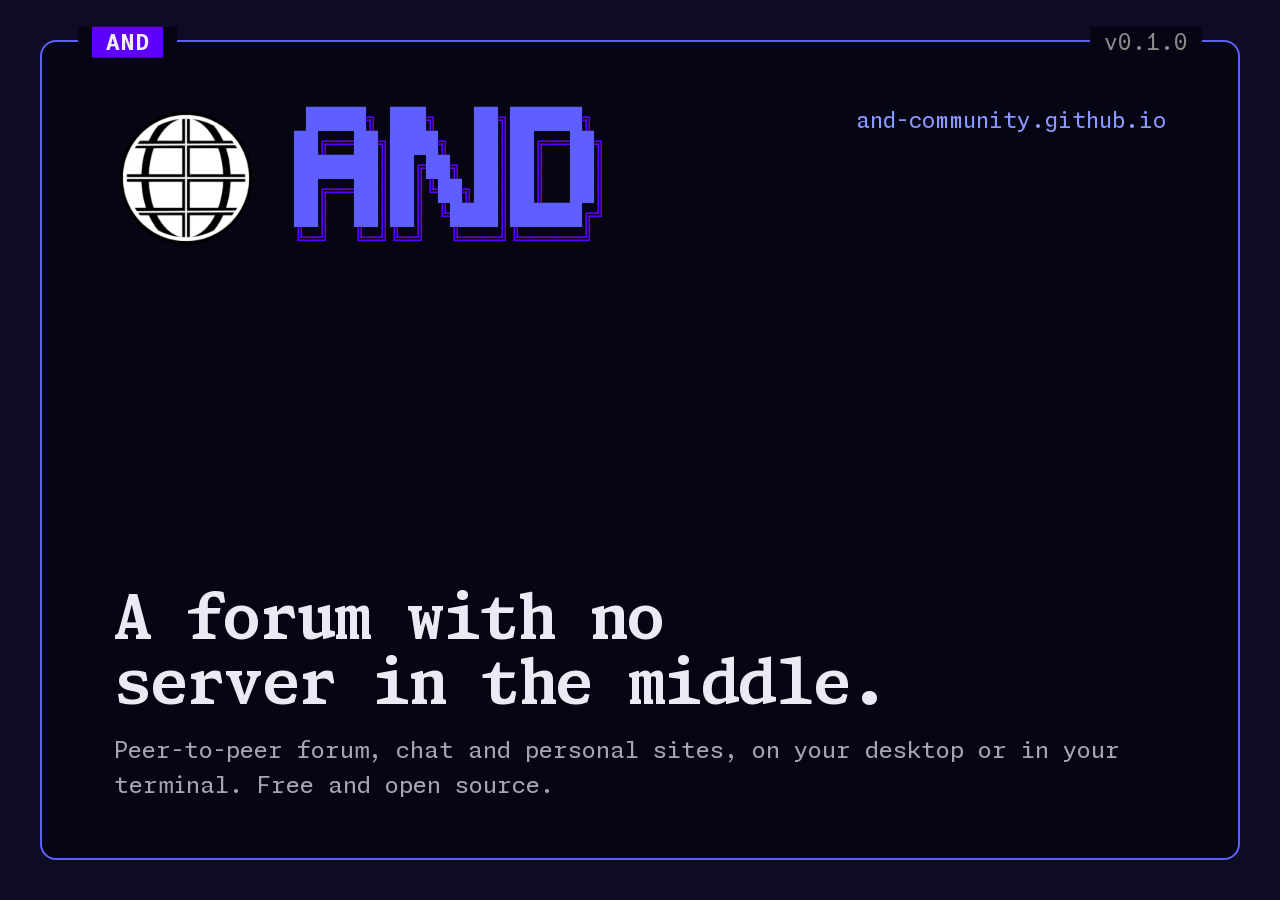
<file: tools/og.html>
<!doctype html>
<html lang="en" data-tema="klasik">
<head>
<meta charset="utf-8">
<meta name="robots" content="noindex">
<title>AND paylaşım görseli</title>
<link rel="stylesheet" href="/assets/css/site.css">
<style>
html, body { width: 1200px; height: 630px; margin: 0; overflow: hidden; background: var(--ink); }
.og { position: absolute; inset: 40px; display: flex; flex-direction: column; padding: 64px 72px 56px; border: 2px solid var(--accent); border-radius: 16px; background: var(--ink-deep); }
.og-ust { position: absolute; top: 0; inset-inline: 36px; display: flex; justify-content: space-between; transform: translateY(-50%); font: 700 22px/1.4 var(--mono); }
.og-ust > span { padding-inline: 14px; background: var(--ink-deep); }
.og-ust .surum { color: var(--muted); font-weight: 400; }
.og .t-amblem { font: 700 calc(12px / 0.62) / 24px var(--mono); }
.og h1 { max-width: 22ch; margin: auto 0 20px; color: var(--text); font: 650 62px/1.04 var(--slab); letter-spacing: -0.03em; }
.og p { margin: 0; color: var(--soft); font: 400 23px/1.5 var(--mono); }
.og .adres { position: absolute; right: 72px; top: 64px; color: var(--accent-ink); font: 400 22px var(--mono); }
.og-marka { display: flex; align-items: center; gap: 36px; }
.og-marka img { display: block; width: 144px; height: 144px; }
</style>
</head>
<body>
<div class="og">
<div class="og-ust"><span><span class="hap">AND</span></span><span class="surum">v0.1.0</span></div>
<div class="og-marka"><img src="/assets/img/logo.png" alt=""><pre class="t-amblem" aria-hidden="true"> <span class="d">█████</span><span class="g">╗</span> <span class="d">███</span><span class="g">╗</span>   <span class="d">██</span><span class="g">╗</span><span class="d">██████</span><span class="g">╗</span>
<span class="d">██</span><span class="g">╔══</span><span class="d">██</span><span class="g">╗</span><span class="d">████</span><span class="g">╗</span>  <span class="d">██</span><span class="g">║</span><span class="d">██</span><span class="g">╔══</span><span class="d">██</span><span class="g">╗</span>
<span class="d">███████</span><span class="g">║</span><span class="d">██</span><span class="g">╔</span><span class="d">██</span><span class="g">╗</span> <span class="d">██</span><span class="g">║</span><span class="d">██</span><span class="g">║</span>  <span class="d">██</span><span class="g">║</span>
<span class="d">██</span><span class="g">╔══</span><span class="d">██</span><span class="g">║</span><span class="d">██</span><span class="g">║╚</span><span class="d">██</span><span class="g">╗</span><span class="d">██</span><span class="g">║</span><span class="d">██</span><span class="g">║</span>  <span class="d">██</span><span class="g">║</span>
<span class="d">██</span><span class="g">║</span>  <span class="d">██</span><span class="g">║</span><span class="d">██</span><span class="g">║</span> <span class="g">╚</span><span class="d">████</span><span class="g">║</span><span class="d">██████</span><span class="g">╔╝</span>
<span class="g">╚═╝</span>  <span class="g">╚═╝╚═╝</span>  <span class="g">╚═══╝╚═════╝</span></pre></div>
<span class="adres">and-community.github.io</span>
<h1 data-tr="Ortada sunucu olmayan bir forum.">A forum with no server in the middle.</h1>
<p data-tr="Masaüstünde ya da terminalde eşten eşe forum, sohbet ve kişisel siteler. Ücretsiz ve açık kaynak.">Peer-to-peer forum, chat and personal sites, on your desktop or in your terminal. Free and open source.</p>
</div>
<script>if (new URLSearchParams(location.search).get('dil') === 'tr') { document.documentElement.lang = 'tr'; document.querySelectorAll('[data-tr]').forEach((d) => { d.textContent = d.dataset.tr; }); }</script>
</body>
</html>
</file>
<file: assets/css/site.css>
/* AND web sitesi.
   Renkler AND'ın kendi temalarından gelir (AND deposunda internal/ui/theme.go):
   accent, sel, sel-fg, name, badge temaya göre değişir; subtle/ok/warn/err
   temadan bağımsızdır. Türetilmiş tonlar (ink, accent-ink, soft, line) OKLab'da
   karıştırılarak önceden hesaplandı; temalardan biri seçilince sayfanın tamamı
   o temaya boyanır. */

@font-face {
  font-family: "AND Site Mono";
  src: url("/assets/fonts/and-site-mono.woff2") format("woff2");
  font-weight: 400 700;
  font-display: swap;
}

@font-face {
  font-family: "AND Site Slab";
  src: url("/assets/fonts/and-site-slab.woff2") format("woff2");
  font-weight: 500 700;
  font-display: swap;
}

:root {
  /* Klasik (varsayılan): ANSI 63, 57, 255, 86, 33, 245 */
  --accent: #5f5fff;
  --sel: #5f00ff;
  --sel-fg: #eeeeee;
  --name: #5fffd7;
  --badge: #0087ff;
  --muted: #8a8a8a;
  --text: #ebe9f4;
  --ink: #0e0c24;
  --ink-deep: #050513;
  --accent-ink: #8b98ff;
  --soft: #a5a4b5;
  --line: #3c3d44;
  /* Temadan bağımsız: ANSI 239, 78, 214, 203 */
  --subtle: #4e4e4e;
  --ok: #5fd787;
  --warn: #ffaf00;
  --err: #ff5f5f;

  --mono: "AND Site Mono", ui-monospace, "Cascadia Mono", "SF Mono", Menlo, Consolas, "Liberation Mono", monospace;
  --slab: "AND Site Slab", var(--mono);
  --gutter: clamp(1rem, 4vw, 3rem);
  --page: 100rem;
  color-scheme: dark;
}

:root[data-tema="turkuaz"] {
  --accent: #5fd7d7; --sel: #005f5f; --name: #ffaf87; --badge: #af87ff;
  --ink: #0a0f15; --ink-deep: #040609; --accent-ink: #9be4e4; --soft: #a4a4ae; --line: #3c3d3f;
}

:root[data-tema="gece-moru"] {
  --accent: #875fff; --sel: #5f00af; --badge: #5fafff;
  --ink: #0f091c; --ink-deep: #06030e; --accent-ink: #a997ff; --soft: #a5a2b1; --line: #3d3c41;
}

:root[data-tema="kehribar"] {
  --accent: #ffaf00; --sel: #875f00; --sel-fg: #ffffd7; --name: #d7af87; --badge: #87d7ff;
  --ink: #130f10; --ink-deep: #080606; --accent-ink: #ffca7a; --soft: #a7a4ac; --line: #3e3d3d;
}

:root[data-tema="orman"] {
  --accent: #87d787; --sel: #005f00; --name: #ffd7af; --badge: #87d7ff;
  --ink: #0a0f0f; --ink-deep: #040606; --accent-ink: #afe4ae; --soft: #a4a4ac; --line: #3c3d3d;
}

/* Gül, Okyanus, Gün Batımı, Lavanta: türetilmiş tonlar tools/tema-tonlari.js'ten. */
:root[data-tema="gul"] {
  --accent: #ff87af; --sel: #af005f; --name: #ffd7af; --badge: #87d7ff;
  --ink: #180a15; --ink-deep: #0b0409; --accent-ink: #ffafc6; --soft: #aaa2ae; --line: #403c3f;
}

:root[data-tema="okyanus"] {
  --accent: #00afff; --sel: #005f87; --name: #87ffd7; --badge: #ffaf5f;
  --ink: #0a0f19; --ink-deep: #04060c; --accent-ink: #7acafe; --soft: #a4a4b0; --line: #3c3d40;
}

:root[data-tema="gun-batimi"] {
  --accent: #ff875f; --sel: #af0000; --name: #ffd787; --badge: #af87ff;
  --ink: #180b0f; --ink-deep: #0b0406; --accent-ink: #ffaf93; --soft: #aaa3ac; --line: #403c3d;
}

:root[data-tema="lavanta"] {
  --accent: #d7afff; --sel: #5f5faf; --name: #afd7d7; --badge: #ffafd7;
  --ink: #0f0f1c; --ink-deep: #06060e; --accent-ink: #e3c8fd; --soft: #a6a4b1; --line: #3d3d41;
}

:root[data-tema="mono"] {
  --accent: #eeeeee; --sel: #585858; --name: #d0d0d0; --badge: #bcbcbc; --muted: #949494; --text: #e8e8e8;
  --ink: #0f0e14; --ink-deep: #060509; --accent-ink: #f3f3f3; --soft: #a4a3a6; --line: #3d3d3f;
}

/* ─── Temel ─────────────────────────────────────────────────────────────── */

*, *::before, *::after { box-sizing: border-box; }

html {
  -webkit-text-size-adjust: 100%;
  text-size-adjust: 100%;
  scroll-padding-top: 1.5rem;
}

@media (prefers-reduced-motion: no-preference) {
  html { scroll-behavior: smooth; }
}

body {
  margin: 0;
  background: var(--ink);
  color: var(--text);
  font: 400 1rem/1.65 var(--mono);
  -webkit-font-smoothing: antialiased;
}

[hidden] { display: none !important; }

::selection { background: var(--sel); color: var(--sel-fg); }

a {
  color: var(--accent-ink);
  text-decoration-thickness: 1px;
  text-underline-offset: 0.22em;
}

a:hover { color: var(--text); }

:focus-visible {
  outline: 2px solid var(--accent-ink);
  outline-offset: 3px;
}

code, kbd, pre, button, input { font-family: var(--mono); }

h1, h2, h3 { text-wrap: balance; }

/* Yalnızca düz yazıya: text-wrap kısaltması satır kırma kipini de ayarlar ve
   white-space: pre/nowrap verilmiş öğelerde (menü, ana ekran kopyası) kırılmayı
   geri açardı. */
.ozet, .giris-metni, .bolum-icerik > p, .kv dd, .adimlar li, .sorular p, .ekran-not, .alt p { text-wrap: pretty; }

.gorsel-gizli {
  position: absolute;
  width: 1px;
  height: 1px;
  overflow: hidden;
  clip-path: inset(50%);
  white-space: nowrap;
}

.atla {
  position: absolute;
  top: -4rem;
  left: var(--gutter);
  z-index: 10;
  padding: 0.35rem 1ch;
  background: var(--sel);
  color: var(--sel-fg);
  font-weight: 700;
}

.atla:focus { top: 1rem; }

.sayfa {
  width: min(100% - 2 * var(--gutter), var(--page));
  margin-inline: auto;
}

.hap {
  display: inline-block;
  padding-inline: 1ch;
  background: var(--sel);
  color: var(--sel-fg);
  font-weight: 700;
}

/* ─── Üst çubuk ─────────────────────────────────────────────────────────── */

.ust {
  display: flex;
  flex-wrap: wrap;
  align-items: center;
  gap: 0.75rem 4ch;
  padding-block: 1.4rem;
  font-size: 0.9375rem;
}

/* Logo (küre) ve "AND" yan yana; üst çubukta ve alt bilgide aynı. */
.marka {
  display: inline-flex;
  align-items: center;
  gap: 1.25ch;
  text-decoration: none;
}

.marka img { display: block; }

.ust-nav ul,
.ust-sag {
  display: flex;
  gap: 3ch;
  margin: 0;
  padding: 0;
  list-style: none;
}

.ust-sag { margin-left: auto; }

.ust-nav a,
.ust-sag a {
  color: var(--soft);
  text-decoration: none;
  white-space: nowrap;
}

.ust-nav a:hover,
.ust-sag a:hover { color: var(--text); }

@media (max-width: 52rem) {
  /* Menü yatay kayar; sağ kenardaki solma, devamı olduğunu gösterir. */
  .ust-nav {
    order: 3;
    width: 100%;
    overflow-x: auto;
    scrollbar-width: none;
    mask-image: linear-gradient(90deg, #000 calc(100% - 2.5rem), transparent);
  }

  .ust-nav ul {
    gap: 2.5ch;
    white-space: nowrap;
  }
}

/* ─── Giriş ─────────────────────────────────────────────────────────────── */

.giris { padding-block: clamp(2.5rem, 7vw, 5.5rem) clamp(2rem, 4vw, 3rem); }

.giris h1 {
  max-width: 21ch;
  margin: 0 0 1.5rem;
  font-family: var(--slab);
  font-size: clamp(2.3rem, 1.25rem + 3.5vw, 4rem);
  font-weight: 650;
  line-height: 1.04;
  letter-spacing: -0.03em;
}

.ozet {
  max-width: 56ch;
  margin: 0 0 2rem;
  color: var(--soft);
  font-size: 1.0625rem;
}

.eylemler {
  display: flex;
  flex-wrap: wrap;
  gap: 0.75rem 1.5ch;
  margin: 0;
}

.dugme {
  display: inline-block;
  padding: 0.55rem 1.75ch;
  border: 1px solid var(--line);
  color: var(--text);
  font-weight: 600;
  text-decoration: none;
}

.dugme:hover {
  border-color: var(--accent);
  color: var(--text);
}

.dugme-dolu {
  border-color: var(--sel);
  background: var(--sel);
  color: var(--sel-fg);
}

.dugme-dolu:hover {
  border-color: var(--accent-ink);
  color: var(--sel-fg);
}

/* ─── Masaüstü penceresi kopyası ───────────────────────────────────────────
   AND'ın masaüstü penceresinin (AND deposunda internal/masaustu/web) HTML'deki
   karşılığı: işaretleme tools/pencere.js'te, davranış site.js'te. Renkler ve
   ölçüler uygulama.css'ten: nötr-serin koyu katmanlar, ince yarı saydam
   çizgiler, 8/12 px köşeler, seçili öğede vurgu renginde bir çizgi. Vurgu,
   seçim, isim ve rozet renkleri sayfanın temasından gelir; tema değişince
   kopya da boyanır. Yazılar uygulamanınki gibi sistem yazılarıdır. Dar
   pencere sorguları em cinsindendir (kopyanın yazı boyu 14 px). */

.ekran { padding-bottom: clamp(3.5rem, 7vw, 6rem); }

.pencere {
  --p-vurgu: var(--accent);
  --p-secim: var(--sel);
  --p-isim: var(--name);
  --p-rozet: var(--badge);
  /* Vurgu zeminindeki yazı (uygulamada uzerindekiYazi): beyazla 4.5:1
     kontrast kuran vurgularda beyaz, ötekilerde koyu. */
  --p-vurgu-yazi: #0b0b0e;
  --p-zemin: color-mix(in srgb, var(--p-vurgu) 3%, #08080a);
  --p-yuzey-1: color-mix(in srgb, var(--p-vurgu) 4%, #0e0e11);
  --p-yuzey-2: color-mix(in srgb, var(--p-vurgu) 5%, #141417);
  --p-yuzey-3: color-mix(in srgb, var(--p-vurgu) 6%, #1a1a1f);
  --p-cizgi: rgba(255, 255, 255, 0.07);
  --p-cizgi-2: rgba(255, 255, 255, 0.11);
  --p-cizgi-3: rgba(255, 255, 255, 0.18);
  --p-parlak: inset 0 1px 0 rgba(255, 255, 255, 0.04);
  --p-yazi: #ededef;
  --p-yazi-2: #a1a1aa;
  --p-yazi-3: #71717a;
  --p-iyi: #3ecf8e;
  --p-uyari: #f2b94f;
  --p-vurgu-zemin: color-mix(in srgb, var(--p-vurgu) 14%, transparent);
  --p-vurgu-cizgi: color-mix(in srgb, var(--p-vurgu) 50%, transparent);
  --p-baslik: "Segoe UI Variable Display", "Segoe UI", system-ui, -apple-system, "Noto Sans", Roboto, sans-serif;
  --p-metin: "Segoe UI Variable Text", "Segoe UI", system-ui, -apple-system, "Noto Sans", Roboto, sans-serif;
  --p-kod: "Cascadia Mono", "Cascadia Code", Consolas, "JetBrains Mono", ui-monospace, monospace;

  container: pencere / inline-size;
  display: flex;
  flex-direction: column;
  height: clamp(34rem, 80vh, 47rem);
  overflow: hidden;
  border: 1px solid var(--p-cizgi-2);
  border-radius: 12px;
  background: var(--p-zemin);
  color: var(--p-yazi);
  font: 14px/1.5 var(--p-metin);
  letter-spacing: normal;
  -webkit-font-smoothing: antialiased;
  box-shadow: 0 0 0 1px rgba(0, 0, 0, 0.45), 0 2px 4px rgba(0, 0, 0, 0.35), 0 28px 72px rgba(0, 0, 0, 0.55);
}

:root[data-tema="klasik"] .pencere { --p-vurgu-yazi: #ffffff; }

/* Uygulamadaki gibi ince, koyu kaydırma çubukları. */
.pencere, .pencere * { scrollbar-width: thin; scrollbar-color: rgba(255, 255, 255, 0.12) transparent; }

.pencere svg { flex: none; }
:where(.pencere) button { margin: 0; font: inherit; color: inherit; cursor: pointer; }
/* Odak halkası outline'dır: seçili öğelerin kendi box-shadow'u onu ezmesin. */
.pencere :focus-visible { outline: 2px solid var(--p-vurgu); outline-offset: 2px; }
.pencere h3, .pencere h4, .pencere h5 { margin: 0; font-family: var(--p-baslik); font-weight: 600; letter-spacing: -0.01em; }
:where(.pencere) p { margin: 0; }
.pencere a { color: var(--p-vurgu); text-decoration: underline; text-decoration-color: var(--p-vurgu-cizgi); text-underline-offset: 3px; }
:where(.pencere) code { padding: 0; border: 0; background: none; font: inherit; color: inherit; }
.pencere kbd {
  display: inline-flex; align-items: center; height: 20px; padding: 0 6px; border-radius: 5px;
  border: 1px solid var(--p-cizgi-2); background: var(--p-yuzey-2); color: var(--p-yazi-3);
  font: 600 11px/1 var(--p-metin); white-space: nowrap;
}
.p-soluk { color: var(--p-yazi-3); }

/* Pencere başlığı: Windows'un çizdiği başlık çubuğunun sade bir karşılığı. */
.p-cubuk {
  display: flex; align-items: center; justify-content: space-between; flex: none; height: 32px; padding-left: 12px;
  border-bottom: 1px solid var(--p-cizgi); background: #050506; color: var(--p-yazi-2); font-size: 12px; user-select: none;
}
.p-cubuk-ad { display: inline-flex; align-items: center; gap: 8px; }
.p-pencere-dugmeleri { display: flex; height: 100%; }
.p-pencere-dugmeleri i { position: relative; width: 46px; height: 100%; }
.p-pencere-dugmeleri i::before, .p-pencere-dugmeleri i::after { content: ""; position: absolute; left: 50%; top: 50%; background: currentColor; }
.p-pencere-dugmeleri .kucult::before { width: 10px; height: 1px; transform: translate(-50%, -50%); }
.p-pencere-dugmeleri .buyut::before { width: 9px; height: 9px; border: 1px solid currentColor; background: none; transform: translate(-50%, -50%); }
.p-pencere-dugmeleri .kapat::before, .p-pencere-dugmeleri .kapat::after { width: 13px; height: 1px; transform: translate(-50%, -50%) rotate(45deg); }
.p-pencere-dugmeleri .kapat::after { transform: translate(-50%, -50%) rotate(-45deg); }

.p-uygulama { flex: 1; min-height: 0; display: grid; grid-template-columns: 248px minmax(0, 1fr); }

/* Kenar çubuğu */
.p-kenar { display: flex; flex-direction: column; min-height: 0; border-right: 1px solid var(--p-cizgi); background: var(--p-yuzey-1); }
.p-marka { display: flex; align-items: center; gap: 10px; padding: 16px 18px 12px; font: 700 18px/1 var(--p-baslik); letter-spacing: 0.02em; }
.p-marka img { display: block; width: 26px; height: 26px; }
.p-arama {
  display: flex; align-items: center; gap: 9px; height: 34px; margin: 2px 12px 8px; padding: 0 8px 0 10px; border-radius: 8px;
  border: 1px solid var(--p-cizgi); background: var(--p-yuzey-2); color: var(--p-yazi-3); box-shadow: var(--p-parlak); font-size: 13px;
}
.p-arama svg { width: 15px; height: 15px; }
.p-arama span { flex: 1; min-width: 0; overflow: hidden; white-space: nowrap; text-overflow: ellipsis; }
.p-gezinme { flex: 1; min-height: 0; display: flex; flex-direction: column; overflow-y: auto; padding: 4px 12px 10px; }
.p-grup { margin: 16px 8px 4px; font-size: 12px; font-weight: 600; color: var(--p-yazi-3); }
.p-nav {
  position: relative; display: flex; flex: none; align-items: center; gap: 10px; width: 100%; height: 32px; margin: 1px 0; padding: 0 8px;
  border: 0; border-radius: 8px; background: transparent; color: var(--p-yazi-2); font-weight: 500; text-align: left;
  transition: background 0.1s, color 0.1s;
}
.p-nav svg { width: 17px; height: 17px; color: var(--p-yazi-3); }
.p-nav > span:first-of-type { flex: 1; min-width: 0; overflow: hidden; white-space: nowrap; text-overflow: ellipsis; }
.p-nav:hover { background: rgba(255, 255, 255, 0.045); color: var(--p-yazi); }
.p-nav[aria-current="page"] { background: rgba(255, 255, 255, 0.075); color: #ffffff; font-weight: 600; box-shadow: var(--p-parlak); }
.p-nav[aria-current="page"]::before { content: ""; position: absolute; left: -12px; top: 8px; bottom: 8px; width: 3px; border-radius: 0 3px 3px 0; background: var(--p-vurgu); }
.p-nav[aria-current="page"] svg { color: var(--p-vurgu); }
.p-nokta { display: inline-block; flex: none; width: 7px; height: 7px; border-radius: 50%; background: var(--p-yazi-3); }
.p-nokta.iyi { background: var(--p-iyi); box-shadow: 0 0 0 3px color-mix(in srgb, var(--p-iyi) 18%, transparent); }
.p-nokta.uyari { background: var(--p-uyari); box-shadow: 0 0 0 3px color-mix(in srgb, var(--p-uyari) 18%, transparent); }
.p-okunmamis { flex: none; width: 7px; height: 7px; border-radius: 50%; background: var(--p-vurgu); }
.p-alt-gezinme { margin: 2px 0 6px 16px; padding-left: 10px; border-left: 1px solid var(--p-cizgi-2); }
.p-kat {
  display: flex; align-items: center; gap: 8px; width: 100%; height: 28px; padding: 0 8px; border: 0; border-radius: 6px;
  background: transparent; color: var(--p-yazi-2); font-size: 13px; text-align: left;
}
.p-kat span:first-child { flex: 1; min-width: 0; overflow: hidden; white-space: nowrap; text-overflow: ellipsis; }
.p-kat .p-sayi { color: var(--p-yazi-3); font-size: 11.5px; font-variant-numeric: tabular-nums; }
.p-kat:hover { background: rgba(255, 255, 255, 0.045); color: var(--p-yazi); }
.p-kat[aria-pressed="true"] { background: var(--p-vurgu-zemin); color: #ffffff; }
.p-kat[aria-pressed="true"] .p-sayi { color: var(--p-vurgu); }
/* Ayarlar ve AND hakkında kaydırılan listenin dışında: pencere kısa olsa da görünür kalır. */
.p-gezinme-alt { flex: none; padding: 6px 12px 8px; }
.p-kullanici { display: flex; align-items: center; gap: 10px; padding: 12px 16px 14px; border-top: 1px solid var(--p-cizgi); color: var(--p-yazi-3); }
.p-kullanici-bilgi { flex: 1; min-width: 0; display: grid; line-height: 1.25; }
.p-kullanici-bilgi b { color: var(--p-yazi); font-weight: 600; }
.p-kullanici-bilgi span { font-size: 12px; }
.p-kullanici > svg { width: 17px; height: 17px; }

.p-avatar {
  display: grid; place-items: center; flex: none; width: 36px; height: 36px; border-radius: 50%;
  box-shadow: inset 0 0 0 1px rgba(255, 255, 255, 0.12); color: #ffffff; font: 600 14px/1 var(--p-baslik); user-select: none;
}
.p-avatar.kucuk { width: 28px; height: 28px; font-size: 12px; }
.p-avatar.buyuk { width: 56px; height: 56px; font-size: 22px; }

/* Ana alan: her ekran aynı 52 px'lik araç çubuğuyla başlar. */
.p-ana { display: flex; flex-direction: column; min-width: 0; min-height: 0; }
.p-ekran { flex: 1; min-height: 0; display: flex; flex-direction: column; }
.p-arac { display: flex; flex: none; align-items: center; gap: 12px; min-width: 0; height: 52px; padding: 0 16px 0 24px; border-bottom: 1px solid var(--p-cizgi); }
.p-arac:has(+ .p-sekmeler) { border-bottom: 0; }
.p-arac-ikon { width: 18px; height: 18px; color: var(--p-vurgu); }
.p-arac h3 { font-size: 16px; line-height: 1.2; white-space: nowrap; }
.p-arac-alt { min-width: 0; overflow: hidden; color: var(--p-yazi-3); font-size: 13px; white-space: nowrap; text-overflow: ellipsis; }
.p-bosluk { flex: 1; }
.p-arac .p-yol { display: flex; align-items: center; gap: 8px; min-width: 0; color: var(--p-yazi-2); font-size: 14px; }
.p-yol span { overflow: hidden; white-space: nowrap; text-overflow: ellipsis; }
.p-yol .son { color: var(--p-yazi); font-size: 16px; }

/* Süs düğmeler ve seçim kutusu: görünür ama tıklanmaz. */
.p-dugme {
  display: inline-flex; flex: none; align-items: center; justify-content: center; gap: 8px; height: 34px; padding: 0 14px;
  border: 1px solid var(--p-cizgi-2); border-radius: 8px; background: var(--p-yuzey-2); box-shadow: var(--p-parlak);
  color: var(--p-yazi); font-size: 13.5px; font-weight: 600; white-space: nowrap;
}
.p-dugme svg { width: 16px; height: 16px; }
.p-dugme.birincil { border-color: transparent; background: var(--p-vurgu); color: var(--p-vurgu-yazi); box-shadow: inset 0 1px 0 rgba(255, 255, 255, 0.18), 0 1px 2px rgba(0, 0, 0, 0.3); }
.p-dugme.hayalet { align-self: flex-start; padding: 0 8px; border-color: transparent; background: transparent; box-shadow: none; color: var(--p-yazi-2); }
.p-secim {
  display: inline-flex; flex: none; align-items: center; justify-content: space-between; gap: 24px; min-width: 160px; height: 34px;
  padding: 0 10px 0 12px; border: 1px solid var(--p-cizgi-2); border-radius: 8px; background: var(--p-yuzey-2); font-size: 13.5px; white-space: nowrap;
}
.p-secim svg { width: 16px; height: 16px; color: var(--p-yazi-3); }

/* İki bölmeli ekranlar (eklenti arayüzündeki a-bolunmus) */
.p-bolunmus { flex: 1; min-height: 0; display: grid; grid-template-columns: minmax(240px, 320px) minmax(0, 1fr); }
.p-sol { display: flex; flex-direction: column; gap: 2px; min-height: 0; overflow-y: auto; padding: 12px; border-right: 1px solid var(--p-cizgi); background: var(--p-yuzey-1); }
.p-sag { position: relative; min-width: 0; min-height: 0; overflow-y: auto; padding: 28px 36px 36px; }
.p-suz {
  flex: none; height: 34px; margin-bottom: 8px; padding: 6px 12px; border: 1px solid var(--p-cizgi-2); border-radius: 8px;
  background: var(--p-yuzey-2); color: var(--p-yazi-3); font-size: 13.5px;
}
.p-liste { display: flex; flex-direction: column; gap: 2px; }
.p-konu, .p-oge {
  position: relative; display: flex; gap: 2px; width: 100%; min-width: 0; padding: 9px 12px; border: 1px solid transparent; border-radius: 8px;
  background: transparent; color: var(--p-yazi); text-align: left;
}
.p-konu { flex-direction: column; }
.p-oge { align-items: center; gap: 10px; }
.p-konu:hover { background: rgba(255, 255, 255, 0.04); }
.p-konu[aria-current="true"], .p-oge.etkin { border-color: var(--p-cizgi-2); background: var(--p-yuzey-3); box-shadow: var(--p-parlak); }
.p-konu[aria-current="true"]::before, .p-oge.etkin::before { content: ""; position: absolute; left: -1px; top: 9px; bottom: 9px; width: 3px; border-radius: 0 3px 3px 0; background: var(--p-vurgu); }
.p-konu-baslik { display: flex; align-items: center; gap: 6px; min-width: 0; font-size: 14px; font-weight: 600; }
.p-konu-baslik > span { min-width: 0; overflow: hidden; white-space: nowrap; text-overflow: ellipsis; }
.p-konu-alt { overflow: hidden; color: var(--p-yazi-3); font-size: 12.5px; white-space: nowrap; text-overflow: ellipsis; }
.p-rozet {
  display: inline-flex; flex: none; align-items: center; height: 18px; padding: 0 6px; border: 1px solid var(--p-cizgi); border-radius: 6px;
  background: var(--p-yuzey-3); color: var(--p-yazi-2); font-size: 11px; font-weight: 600;
}
.p-rozet.vurgu { margin-left: auto; border-color: transparent; background: var(--p-vurgu); color: var(--p-vurgu-yazi); }
.p-oge-ikon { width: 17px; height: 17px; color: var(--p-yazi-3); }
.p-oge.etkin .p-oge-ikon { color: var(--p-vurgu); }
.p-oge-metin { flex: 1; min-width: 0; display: grid; }
.p-oge-metin b { overflow: hidden; font-size: 14px; font-weight: 600; white-space: nowrap; text-overflow: ellipsis; }
.p-oge-metin span { overflow: hidden; color: var(--p-yazi-3); font-size: 12.5px; white-space: nowrap; text-overflow: ellipsis; }

/* Forum: konu okuma (eklentinin gönderi bileşeni) */
.p-okuma { max-width: 720px; }
.p-okuma h4 { margin-bottom: 14px; font-size: 26px; line-height: 1.22; letter-spacing: -0.02em; overflow-wrap: anywhere; }
.p-yazar { display: flex; flex-wrap: wrap; align-items: center; gap: 6px 10px; color: var(--p-yazi-3); font-size: 13px; }
.p-ad { color: var(--p-yazi); font-weight: 600; }
.p-ad.kendi { color: var(--p-vurgu); }
.p-imza { display: inline-flex; color: var(--p-iyi); }
.p-imza svg { width: 14px; height: 14px; }
.p-metin { display: flex; flex-direction: column; gap: 14px; margin: 22px 0 10px; color: #e4e4e7; font-size: 15px; line-height: 1.65; overflow-wrap: anywhere; }
.p-kod { overflow: hidden; border: 1px solid var(--p-cizgi-2); border-radius: 8px; background: #060607; }
.p-kod-ust {
  display: flex; align-items: center; justify-content: space-between; padding: 7px 10px 7px 12px; border-bottom: 1px solid var(--p-cizgi);
  background: rgba(255, 255, 255, 0.02); color: var(--p-yazi-3); font: 500 12px/1 var(--p-kod);
}
.p-kod-ust svg { width: 14px; height: 14px; }
.p-kod pre { margin: 0; padding: 12px 14px; overflow-x: auto; color: #e4e4e7; font: 13px/1.6 var(--p-kod); white-space: pre; tab-size: 4; }
.p-okuma h5 { margin: 24px 0 4px; padding-top: 22px; border-top: 1px solid var(--p-cizgi); font-size: 16px; }
.p-izlek { position: relative; margin: 0; padding: 0; list-style: none; }
.p-izlek::before { content: ""; position: absolute; left: 13px; top: 24px; bottom: 24px; width: 1px; background: var(--p-cizgi-2); }
.p-yanit { position: relative; display: flex; gap: 14px; padding: 12px 0; }
.p-yanit .p-avatar { position: relative; box-shadow: 0 0 0 4px var(--p-zemin), inset 0 0 0 1px rgba(255, 255, 255, 0.12); }
.p-yanit > div { flex: 1; min-width: 0; }
.p-yanit .p-yazar { margin: 4px 0 6px; }
.p-yanit p { color: #e4e4e7; font-size: 14.5px; line-height: 1.6; }
.p-geri {
  display: none; align-items: center; gap: 6px; height: 30px; margin: -12px 0 16px -8px; padding: 0 10px 0 6px; border: 0; border-radius: 6px;
  background: transparent; color: var(--p-yazi-2); font-size: 13px; font-weight: 600;
}
.p-geri svg { width: 16px; height: 16px; }
.p-geri:hover { background: rgba(255, 255, 255, 0.045); color: var(--p-yazi); }

/* Sohbet */
.p-iletiler { flex: 1; min-height: 0; overflow-y: auto; padding: 8px 32px 10px; }
.p-gun { display: flex; align-items: center; gap: 12px; margin: 18px 0 8px; color: var(--p-yazi-3); font-size: 12px; font-weight: 600; }
.p-gun::before, .p-gun::after { content: ""; flex: 1; height: 1px; background: var(--p-cizgi); }
.p-ileti { display: flex; gap: 12px; padding: 6px 0; }
.p-ileti.devam { padding-top: 0; }
.p-ileti.devam .p-avatar { visibility: hidden; height: 0; }
.p-ileti > div { flex: 1; min-width: 0; }
.p-ileti-ust { display: flex; align-items: baseline; gap: 10px; }
.p-ileti-ust .p-soluk { font-size: 11.5px; }
.p-ileti p { max-width: 76ch; color: #e4e4e7; line-height: 1.55; overflow-wrap: anywhere; }
.p-yaz { display: flex; flex: none; align-items: center; gap: 10px; padding: 12px 24px 16px; border-top: 1px solid var(--p-cizgi); background: var(--p-yuzey-1); font-size: 12px; }
.p-girdi {
  display: flex; flex: 1; align-items: center; min-width: 0; min-height: 40px; padding: 8px 12px; overflow: hidden; border: 1px solid var(--p-cizgi-2);
  border-radius: 8px; background: var(--p-yuzey-2); color: var(--p-yazi-3); font-size: 14px; white-space: nowrap; text-overflow: ellipsis;
}

/* Özel Chat */
.p-sohbet-sag { display: flex; flex-direction: column; padding: 0; }
.p-balonlar { flex: 1; display: flex; flex-direction: column; justify-content: flex-end; gap: 6px; padding: 20px 24px; overflow-y: auto; }
.p-balon { display: flex; flex-direction: column; align-self: flex-start; max-width: min(420px, 80%); padding: 8px 12px; border: 1px solid var(--p-cizgi); border-radius: 12px; background: var(--p-yuzey-2); }
.p-balon.giden { align-self: flex-end; border-color: var(--p-vurgu-cizgi); background: var(--p-vurgu-zemin); }
.p-balon b { margin-bottom: 2px; color: var(--p-isim); font-size: 12px; font-weight: 600; }
.p-balon small { margin-top: 2px; color: var(--p-yazi-3); font-size: 11px; text-align: right; }

/* Kart, değer tablosu, tablo, commit listesi */
.p-govde { flex: 1; min-height: 0; display: flex; flex-direction: column; gap: 14px; overflow-y: auto; padding: 24px; }
.p-govde > p { max-width: 64ch; color: var(--p-yazi-2); line-height: 1.6; }
.p-kart { display: flex; flex-direction: column; gap: 10px; min-width: 0; padding: 16px 18px; border: 1px solid var(--p-cizgi-2); border-radius: 12px; background: var(--p-yuzey-2); box-shadow: var(--p-parlak); }
.p-site-onizleme { max-width: 640px; }
.p-site-onizleme h4 { font-size: 22px; }
.p-site-onizleme h5 { margin-top: 6px; font-size: 15px; }
.p-site-onizleme p, .p-site-onizleme ul { color: #e4e4e7; line-height: 1.6; }
.p-site-onizleme ul { margin: 0; padding-left: 20px; }
.p-kv { display: grid; grid-template-columns: repeat(auto-fit, minmax(150px, 1fr)); gap: 1px; margin: 0; overflow: hidden; border: 1px solid var(--p-cizgi-2); border-radius: 12px; background: var(--p-cizgi); }
.p-kv > div { min-width: 0; padding: 12px 16px; background: var(--p-yuzey-2); }
.p-kv dt { color: var(--p-yazi-3); font-size: 12px; }
.p-kv dd { margin: 2px 0 0; font: 600 15px/1.35 var(--p-baslik); overflow-wrap: anywhere; }
.pencere .p-bolum-baslik { display: flex; align-items: center; gap: 8px; margin-top: 8px; font-size: 15px; }
.p-tablo-kap { overflow-x: auto; border: 1px solid var(--p-cizgi-2); border-radius: 12px; background: var(--p-yuzey-2); }
.p-tablo { width: 100%; border-collapse: collapse; font-size: 13.5px; }
.p-tablo th { padding: 9px 14px; border-bottom: 1px solid var(--p-cizgi-2); color: var(--p-yazi-3); font-size: 12.5px; font-weight: 600; text-align: left; }
.p-tablo td { padding: 9px 14px; border-bottom: 1px solid var(--p-cizgi); white-space: nowrap; }
.p-tablo tr:last-child td { border-bottom: 0; }
.p-kod-yazi { font: 12px var(--p-kod); }
.p-commitler { display: flex; flex-direction: column; overflow: hidden; border: 1px solid var(--p-cizgi-2); border-radius: 12px; background: var(--p-yuzey-2); }
.p-commit { display: grid; grid-template-columns: auto minmax(0, 1fr) auto; align-items: baseline; gap: 14px; padding: 10px 16px; border-bottom: 1px solid var(--p-cizgi); font-size: 13.5px; }
.p-commit:last-child { border-bottom: 0; }
.p-commit code { color: var(--p-vurgu); font: 12px var(--p-kod); }
.p-commit b { overflow: hidden; font-weight: 500; white-space: nowrap; text-overflow: ellipsis; }
.p-commit .p-soluk { font-size: 12px; white-space: nowrap; }

/* Ayarlar ve AND hakkında: araç çubuğunun altında sekmeler */
.p-sekmeler { display: flex; flex: none; gap: 2px; height: 40px; padding: 0 16px 0 14px; overflow-x: auto; overflow-y: hidden; border-bottom: 1px solid var(--p-cizgi); }
.p-sekme, .p-sekme-sabit {
  position: relative; display: inline-flex; align-items: center; gap: 7px; height: 100%; padding: 0 10px; border: 0; border-radius: 0;
  background: transparent; color: var(--p-yazi-2); font-size: 13.5px; font-weight: 500; white-space: nowrap;
}
.p-sekme svg { width: 16px; height: 16px; color: var(--p-yazi-3); }
.p-sekme:hover { color: var(--p-yazi); }
.p-sekme[aria-current="true"], .p-sekme-sabit.etkin { color: var(--p-yazi); font-weight: 600; }
.p-sekme[aria-current="true"] svg { color: var(--p-vurgu); }
.p-sekme[aria-current="true"]::after, .p-sekme-sabit.etkin::after { content: ""; position: absolute; left: 10px; right: 10px; bottom: 0; height: 2px; border-radius: 2px 2px 0 0; background: var(--p-vurgu); }
.pencere .p-sekme:focus-visible { border-radius: 6px; outline-offset: -2px; }
.p-sekme-icerik { display: flex; flex-direction: column; gap: 12px; max-width: 900px; }
.p-tema-izgarasi { display: grid; grid-template-columns: repeat(auto-fill, minmax(150px, 1fr)); gap: 12px; }
.p-tema-karti {
  padding: 0; overflow: hidden; border: 1px solid var(--p-cizgi-2); border-radius: 12px; background: var(--p-yuzey-1); box-shadow: var(--p-parlak);
  color: var(--p-yazi); text-align: left; transition: border-color 0.12s, transform 0.12s;
}
.p-tema-karti:hover { border-color: var(--p-cizgi-3); transform: translateY(-1px); }
.p-tema-karti[aria-pressed="true"] { border-color: var(--p-vurgu); box-shadow: 0 0 0 1px var(--p-vurgu), var(--p-parlak); }
.p-tema-onizleme { --onizleme-zemin: color-mix(in srgb, var(--onizleme-vurgu) 7%, #0a0a0c); display: block; height: 76px; padding: 12px 14px; border-bottom: 1px solid var(--p-cizgi); background: var(--onizleme-zemin); }
.p-tema-onizleme svg { display: block; width: 100%; height: 100%; overflow: visible; }
.p-tema-onizleme path { fill: none; stroke-width: 5; stroke-linecap: round; stroke-linejoin: round; }
.p-tema-onizleme .aktarma { fill: #ffffff; stroke: var(--onizleme-zemin); stroke-width: 2.5; }
.p-tema-onizleme .durak { stroke: var(--onizleme-zemin); stroke-width: 2.5; }
.p-tema-onizleme .sen { stroke: #ffffff; stroke-width: 2.5; }
.p-tema-adi { display: flex; align-items: center; justify-content: space-between; padding: 10px 14px; font-size: 14px; font-weight: 600; }
.p-tema-adi svg { width: 16px; height: 16px; color: var(--p-vurgu); visibility: hidden; }
.p-tema-karti[aria-pressed="true"] .p-tema-adi svg { visibility: visible; }
.p-ozel { display: flex; flex-wrap: wrap; align-items: center; gap: 12px; }
.p-renk { display: inline-flex; align-items: center; gap: 10px; height: 36px; padding: 0 12px 0 4px; border: 1px solid var(--p-cizgi-2); border-radius: 8px; background: var(--p-yuzey-2); color: var(--p-yazi-2); font: 13px var(--p-kod); }
.p-renk i { width: 28px; height: 28px; border: 1px solid rgba(255, 255, 255, 0.2); border-radius: 6px; background: #5f5fff; }
.p-profil-ust { display: flex; align-items: center; gap: 14px; }
.p-profil-ad { font: 600 19px/1.2 var(--p-baslik); }
.p-profil p { color: var(--p-yazi-2); font-size: 13.5px; }
.p-cipler { display: flex; flex-wrap: wrap; gap: 6px; }
.p-cip { display: inline-flex; align-items: center; height: 28px; padding: 0 12px; border: 1px solid var(--p-cizgi-2); border-radius: 14px; background: var(--p-yuzey-3); color: var(--p-yazi-2); font-size: 13px; }
.p-kimlik code { color: var(--p-yazi-2); font: 12px/1.55 var(--p-kod); word-break: break-all; }
.p-diller, .p-eklentiler { gap: 0; padding: 0; }
.p-dil, .p-eklenti { display: flex; align-items: center; gap: 12px; padding: 11px 16px; border-bottom: 1px solid var(--p-cizgi); }
.p-dil:last-child, .p-eklenti:last-child { border-bottom: 0; }
.p-dil i { flex: none; width: 16px; height: 16px; border: 1.5px solid var(--p-cizgi-3); border-radius: 50%; }
.p-dil.etkin i { border-color: var(--p-vurgu); background: radial-gradient(var(--p-vurgu) 0 3.5px, transparent 4.5px); }
.p-dil code { margin-left: auto; color: var(--p-yazi-3); font: 12px var(--p-kod); }
.p-eklenti-grubu svg { width: 16px; height: 16px; color: var(--p-yazi-3); }
.p-eklenti > div { flex: 1; min-width: 0; }
.p-eklenti p { color: var(--p-yazi-3); font-size: 13px; }
.p-durum-rozet { display: inline-flex; align-items: center; gap: 7px; color: var(--p-yazi-2); font-size: 12.5px; white-space: nowrap; }
.p-vscode { flex-direction: row; align-items: center; gap: 16px; margin-top: 8px; }
.p-vscode > div { flex: 1; min-width: 0; }
.p-vscode p { color: var(--p-yazi-3); font-size: 13px; }
.p-anahtar { position: relative; flex: none; width: 36px; height: 20px; border-radius: 10px; background: var(--p-vurgu); }
.p-anahtar i { position: absolute; top: 3px; right: 3px; width: 14px; height: 14px; border-radius: 50%; background: var(--p-vurgu-yazi); }
.p-hakkinda-ust { display: flex; align-items: center; gap: 14px; }
.p-hakkinda-ust div { display: grid; }
.p-hakkinda-ust b { font: 700 22px/1.1 var(--p-baslik); letter-spacing: 0.02em; }

/* Durum çubuğu: ağın durumu her ekranda, sessizce. */
.p-durum {
  display: flex; flex: none; align-items: center; justify-content: space-between; gap: 12px; height: 28px; padding: 0 12px 0 20px; overflow: hidden;
  border-top: 1px solid var(--p-cizgi); background: var(--p-yuzey-1); color: var(--p-yazi-3); font-size: 12px; white-space: nowrap;
}
.p-parca { display: inline-flex; align-items: center; gap: 7px; min-width: 0; overflow: hidden; }
.p-ayrac { width: 1px; height: 12px; margin: 0 4px; background: var(--p-cizgi-2); }
.p-uyari { color: var(--p-uyari); }

/* Dar pencere: kenar çubuğu ikon şeridine iner, forumda liste ile konu
   sırayla görünür (konuya girince geri düğmesi), öteki iki bölmeli ekranlar
   alt alta dizilir. 54 em ≈ 756 px. */
@container pencere (max-width: 54em) {
  .p-uygulama { grid-template-columns: 56px minmax(0, 1fr); }
  .p-marka { justify-content: center; padding: 14px 0 10px; }
  .p-marka span, .p-arama, .p-grup, .p-alt-gezinme, .p-kullanici-bilgi, .p-kullanici > svg { display: none; }
  .p-gezinme { padding: 4px 8px 10px; }
  .p-gezinme-alt { padding: 4px 8px 8px; }
  .p-nav { justify-content: center; height: 38px; padding: 0; }
  .p-nav > span:first-of-type { position: absolute; width: 1px; height: 1px; overflow: hidden; clip-path: inset(50%); white-space: nowrap; }
  .p-nav .p-nokta, .p-nav .p-okunmamis { position: absolute; top: 7px; right: 7px; width: 6px; height: 6px; box-shadow: none; }
  .p-nav .p-okunmamis { top: auto; bottom: 7px; }
  .p-nav[aria-current="page"]::before { left: -8px; }
  .p-kullanici { justify-content: center; padding: 10px 0; }
  .p-arac { gap: 10px; padding: 0 12px 0 16px; }
  .p-arac-alt, .p-secim { display: none; }
  .p-dugme { padding: 0 10px; }
  .p-bolunmus { grid-template-columns: minmax(0, 1fr); grid-template-rows: auto minmax(0, 1fr); }
  .p-bolunmus .p-sol { max-height: 40cqh; border-right: 0; border-bottom: 1px solid var(--p-cizgi); }
  .p-forum { grid-template-rows: minmax(0, 1fr); }
  .p-forum .p-sol { max-height: none; border-bottom: 0; }
  .p-forum .p-sag, [data-okuma] .p-forum .p-sol { display: none; }
  [data-okuma] .p-forum .p-sag { display: block; }
  .p-geri { display: inline-flex; }
  .p-sag { padding: 20px 18px 28px; }
  .p-okuma h4 { font-size: 21px; }
  .p-iletiler { padding: 4px 16px 10px; }
  .p-yaz { padding: 10px 12px 12px; }
  .p-govde { padding: 16px; }
  .p-commit { grid-template-columns: auto minmax(0, 1fr); }
  .p-commit .p-soluk { grid-column: 2; }
  .p-surum { display: none; }
}

@container pencere (max-width: 30em) {
  .p-uygulama { grid-template-columns: 48px minmax(0, 1fr); }
  .p-arac .p-dugme { gap: 0; width: 34px; padding: 0; font-size: 0; }
  .p-yaz > .p-soluk { display: none; }
  .p-tema-izgarasi { grid-template-columns: repeat(2, minmax(0, 1fr)); }
}

@media (max-width: 40rem) {
  .pencere { height: 36rem; border-radius: 10px; }
  .p-pencere-dugmeleri i { width: 36px; }
}

@media (prefers-reduced-motion: reduce) {
  .p-nav, .p-tema-karti { transition: none; }
  .p-tema-karti:hover { transform: none; }
}

/* og.html'deki amblem (tools/og.html) */
.t-amblem {
  flex: none;
  margin: 0;
  font: inherit;
  white-space: pre;
}

.t-amblem .d { color: var(--accent); font-weight: 700; }

.t-amblem .g { color: var(--sel); }

/* Kopyanın altı: açıklama ve tema seçimi */

.ekran-alt {
  display: flex;
  flex-wrap: wrap;
  align-items: baseline;
  justify-content: space-between;
  gap: 1rem 4ch;
  margin-top: 1.25rem;
  font-size: 0.875rem;
}

.ekran-not {
  max-width: 64ch;
  margin: 0;
  color: var(--muted);
}

.ekran-not code { color: var(--soft); white-space: nowrap; }

.tema-sec {
  display: flex;
  flex-wrap: wrap;
  align-items: center;
  gap: 0.5rem 1ch;
  margin: 0;
  padding: 0;
  border: 0;
}

.tema-sec legend {
  float: left;
  margin-right: 1ch;
  padding: 0;
  color: var(--muted);
}

.tema-sec button {
  padding: 0.15rem 1ch;
  border: 1px solid var(--line);
  background: none;
  color: var(--soft);
  font: inherit;
  cursor: pointer;
}

.tema-sec button:hover {
  border-color: var(--accent);
  color: var(--text);
}

.tema-sec button[aria-pressed="true"] {
  border-color: var(--sel);
  background: var(--sel);
  color: var(--sel-fg);
  font-weight: 700;
}

.ornek {
  margin-right: 0.5ch;
  color: var(--o);
}

/* ─── Bölümler ──────────────────────────────────────────────────────────────
   Uygulamanın ana ekranındaki gibi: solda başlık, ince bir dikey çizgi,
   sağda ayrıntı. */

.bolum {
  display: grid;
  grid-template-columns: minmax(0, 14rem) minmax(0, 1fr);
  column-gap: 3ch;
  max-width: 76rem;
  padding-block: clamp(2.5rem, 5vw, 4rem);
}

.bolum > h2 {
  align-self: start;
  position: sticky;
  top: 1.5rem;
  margin: 0;
  font-family: var(--slab);
  font-size: clamp(1.45rem, 1.15rem + 0.9vw, 1.9rem);
  font-weight: 600;
  line-height: 1.15;
  letter-spacing: -0.01em;
}

.bolum-icerik {
  min-width: 0;
  padding-left: 3ch;
  border-left: 1px solid var(--line);
}

.bolum-icerik > :first-child { margin-top: 0; }

.bolum-icerik > :last-child { margin-bottom: 0; }

.bolum-icerik > p { max-width: 64ch; }

.giris-metni {
  margin: 0 0 2rem;
  color: var(--soft);
}

h3 {
  margin: 2.5rem 0 0.75rem;
  font-size: 1rem;
  font-weight: 700;
}

.soluk { color: var(--muted); }

.kirilmaz { white-space: nowrap; }

@media (max-width: 52rem) {
  .bolum { display: block; }

  .bolum > h2 {
    position: static;
    margin-bottom: 1.25rem;
  }

  .bolum-icerik {
    padding-left: 0;
    border-left: 0;
  }
}

/* Özellikler: AND'ın "etiket  değer" satırları gibi */

.kv {
  display: grid;
  grid-template-columns: 18ch minmax(0, 1fr);
  gap: 1rem 2ch;
  margin: 0;
}

.kv dt { font-weight: 700; }

.kv dd {
  max-width: 62ch;
  margin: 0;
  color: var(--soft);
}

@media (max-width: 40rem) {
  .kv { grid-template-columns: minmax(0, 1fr); gap: 0.25rem; }
  .kv dd { margin-bottom: 0.9rem; }
}

/* Nasıl çalışır */

.adimlar {
  max-width: 62ch;
  margin: 2rem 0 1.5rem;
  padding: 0;
  list-style: none;
  counter-reset: adim;
}

.adimlar li {
  position: relative;
  margin-bottom: 1.1rem;
  padding-left: 4ch;
  color: var(--soft);
  counter-increment: adim;
}

.adimlar li::before {
  content: counter(adim);
  position: absolute;
  left: 0;
  color: var(--accent-ink);
  font-weight: 700;
}

.adimlar strong {
  color: var(--text);
  font-weight: 700;
}

.cizim {
  margin: 0;
  overflow-x: auto;
}

/* Çizim 52 sütuna kadar genişler; dar ekranda yazı boyu küçülerek sığar. */
.cizim pre {
  margin: 0;
  font-size: clamp(0.5625rem, 2.5vw, 0.875rem);
  line-height: 1.245;
  white-space: pre;
}

.cizim .k { color: var(--accent); }

.cizim .s { color: var(--subtle); }

.cizim .n { color: var(--name); }

.cizim .m { color: var(--muted); }

.cizim figcaption {
  margin-top: 0.75rem;
  max-width: 50ch;
  color: var(--muted);
  font-size: 0.8125rem;
}

/* Kurulum */

.indir {
  margin-bottom: 0.5rem;
  max-width: 68ch;
}

.indir-durum { margin: 0; color: var(--muted); }

.indir-surum { margin: 0 0 1rem; }

.indir-surum strong { font-weight: 700; }

.indir-ana {
  display: flex;
  flex-wrap: wrap;
  align-items: center;
  gap: 0.5rem 2ch;
  margin: 0 0 1rem;
}

.platformlar {
  margin: 0 0 1rem;
  padding: 0;
  list-style: none;
}

.platformlar li {
  display: flex;
  flex-wrap: wrap;
  gap: 0 2ch;
  padding-block: 0.2rem;
}

.platformlar .soluk { font-size: 0.875rem; }

.kod {
  position: relative;
  max-width: 68ch;
  margin: 1rem 0;
  border: 1px solid var(--line);
  background: var(--ink-deep);
}

.kod pre {
  margin: 0;
  padding: 1rem 2ch;
  overflow-x: auto;
  font-size: 0.875rem;
  line-height: 1.6;
}

.kod pre .m { color: var(--muted); }

@media (max-width: 40rem) {
  .kod pre { padding-top: 2.5rem; }
}

.kopyala {
  position: absolute;
  top: 0.5rem;
  right: 0.5rem;
  padding: 0.1rem 1ch;
  border: 1px solid var(--line);
  background: var(--ink-deep);
  color: var(--soft);
  font-size: 0.8125rem;
  cursor: pointer;
}

.kopyala:hover {
  border-color: var(--accent);
  color: var(--text);
}

.anahtar {
  display: flex;
  flex-wrap: wrap;
  align-items: center;
  gap: 0.5rem 2ch;
  max-width: 68ch;
  margin: 0.75rem 0 0;
}

.anahtar code {
  color: var(--name);
  font-size: 0.875rem;
  overflow-wrap: anywhere;
}

.anahtar .kopyala { position: static; }

/* Projeler: kuruluşun dizin ağacı */

.agac {
  margin: 0;
  padding: 0;
  list-style: none;
}

/* Satırlar terminaldeki gibi sıkı; birden fazla satıra sarılan bir açıklamada
   dalın dikey çizgisi kesilmesin diye aynı çizgi satırın tamamı boyunca uzar. */
.agac li {
  position: relative;
  display: grid;
  grid-template-columns: 4ch 24ch minmax(0, 1fr);
  column-gap: 1ch;
  padding-block: 0.2rem;
  line-height: 1.245;
}

.agac li:not(.agac-kok, :last-child)::before {
  content: "";
  position: absolute;
  top: 0;
  bottom: 0;
  left: calc(0.5ch - 0.5px);
  border-left: 1px solid var(--subtle);
}

.agac .agac-kok {
  display: block;
  color: var(--muted);
}

.agac .dal { color: var(--subtle); white-space: pre; }

.agac .aciklama { color: var(--soft); }

@media (max-width: 40rem) {
  .agac li { grid-template-columns: 4ch minmax(0, 1fr); }
  .agac .aciklama { grid-column: 2; margin-bottom: 0.4rem; }
}

/* Sorular: AND'ın ağaç işaretleriyle (▸ kapalı, ▾ açık) */

.sorular details {
  max-width: 66ch;
  border-bottom: 1px solid var(--line);
}

.sorular details:first-child { border-top: 1px solid var(--line); }

.sorular summary {
  position: relative;
  padding: 0.85rem 0 0.85rem 3ch;
  font-weight: 700;
  list-style: none;
  cursor: pointer;
}

.sorular summary::-webkit-details-marker { display: none; }

.sorular summary::before {
  content: "▸";
  position: absolute;
  left: 0;
  color: var(--accent-ink);
}

.sorular details[open] summary::before { content: "▾"; }

.sorular summary:hover { color: var(--accent-ink); }

.sorular details p {
  margin: 0 0 1rem 3ch;
  color: var(--soft);
}

/* Katkı */

.baglantilar {
  display: flex;
  flex-wrap: wrap;
  gap: 0.5rem 3ch;
  margin: 1.25rem 0 0;
  padding: 0;
  list-style: none;
}

/* ─── Alt bilgi ─────────────────────────────────────────────────────────── */

.alt {
  display: grid;
  gap: 1rem;
  margin-top: clamp(2rem, 5vw, 4rem);
  padding-block: 2rem 3rem;
  border-top: 1px solid var(--line);
  color: var(--muted);
  font-size: 0.875rem;
}

.alt p { margin: 0; }

.alt-ust {
  display: flex;
  flex-wrap: wrap;
  align-items: center;
  gap: 0.75rem 3ch;
}

.alt-nav {
  display: flex;
  flex-wrap: wrap;
  gap: 0.5rem 3ch;
  margin: 0 0 0 auto;
  padding: 0;
  list-style: none;
}

.alt-nav a { color: var(--soft); }

.alt-nav a:hover { color: var(--text); }

.alt-gizlilik { max-width: 70ch; }

/* ─── 404 ───────────────────────────────────────────────────────────────── */

.yok {
  max-width: 60ch;
  padding-block: clamp(4rem, 12vw, 9rem);
}

.yok h1 {
  margin: 0 0 1rem;
  font-family: var(--slab);
  font-size: clamp(2rem, 1.2rem + 3vw, 3.25rem);
  font-weight: 650;
  line-height: 1.05;
  letter-spacing: -0.02em;
}

.yok .bildirim {
  margin: 0 0 1.5rem;
  color: var(--err);
}

@media (prefers-reduced-motion: reduce) {
  *, *::before, *::after {
    animation: none !important;
    transition: none !important;
  }
}
</file>
